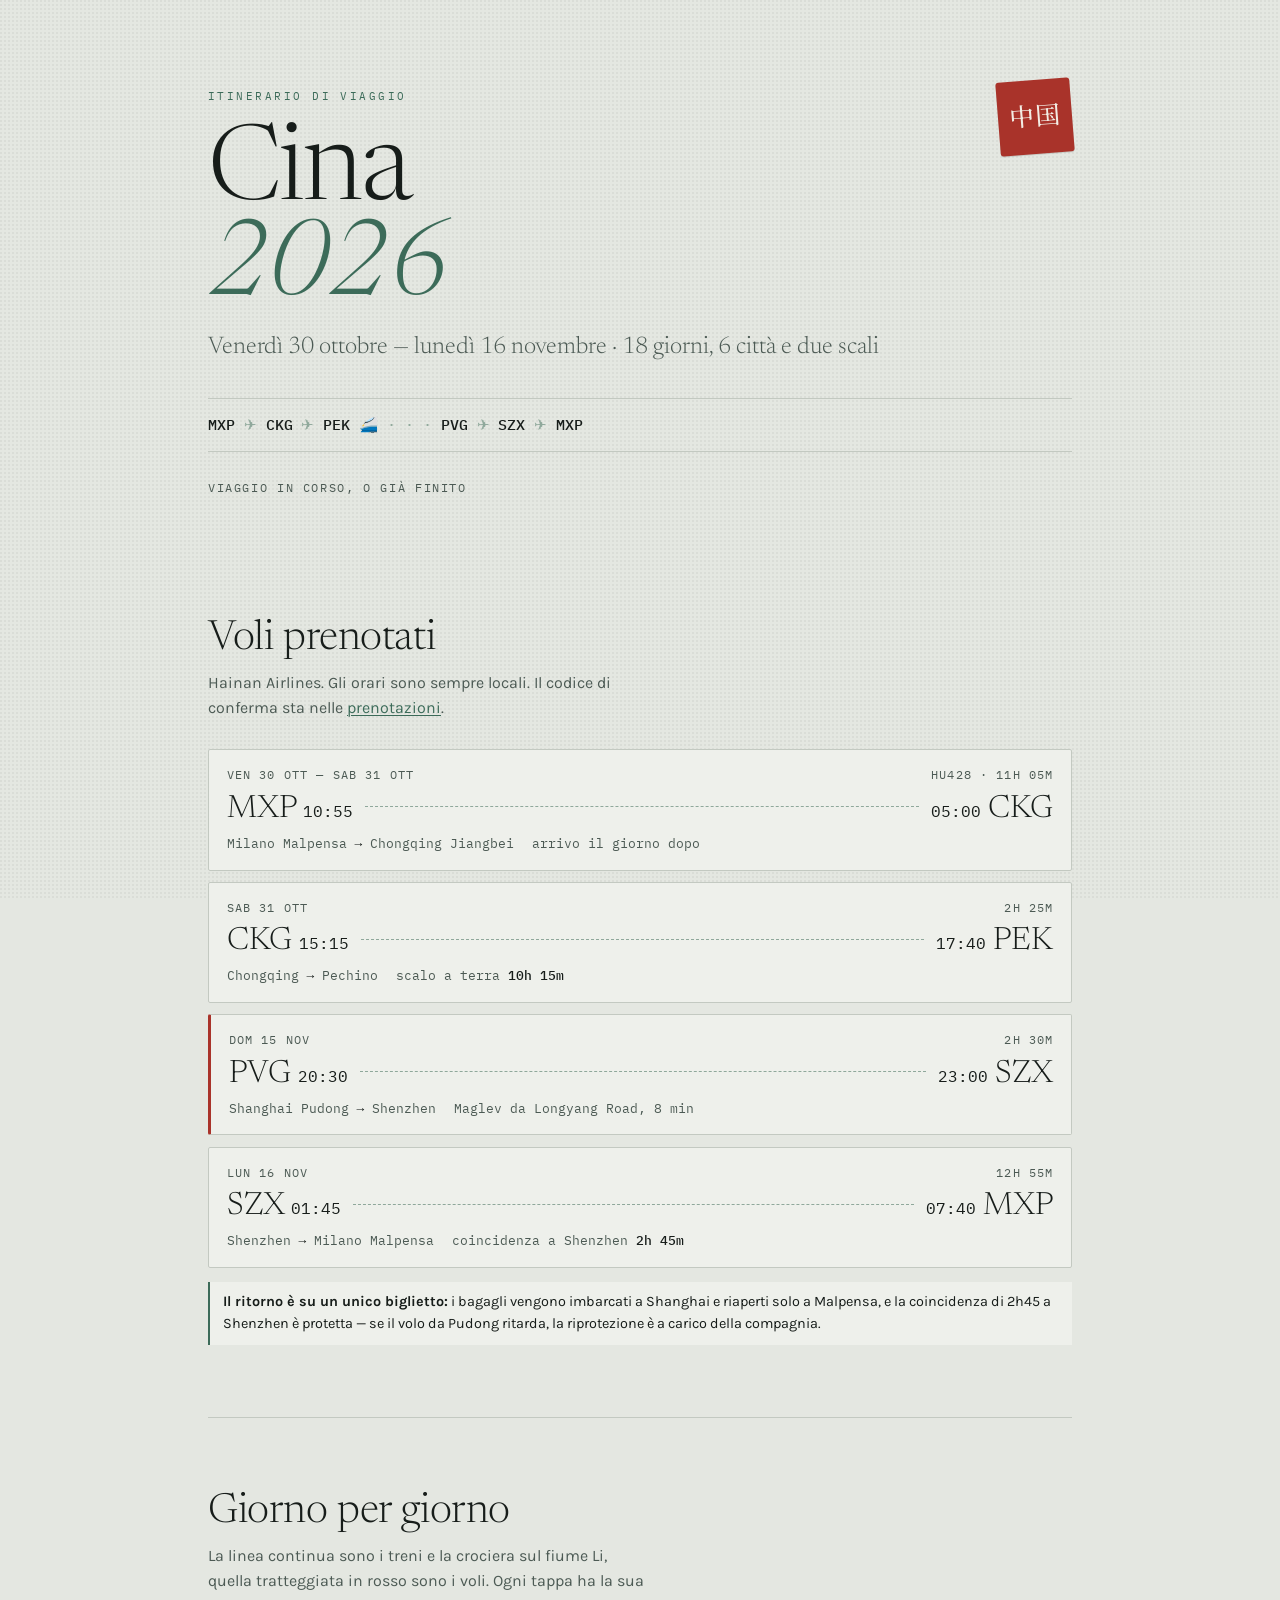
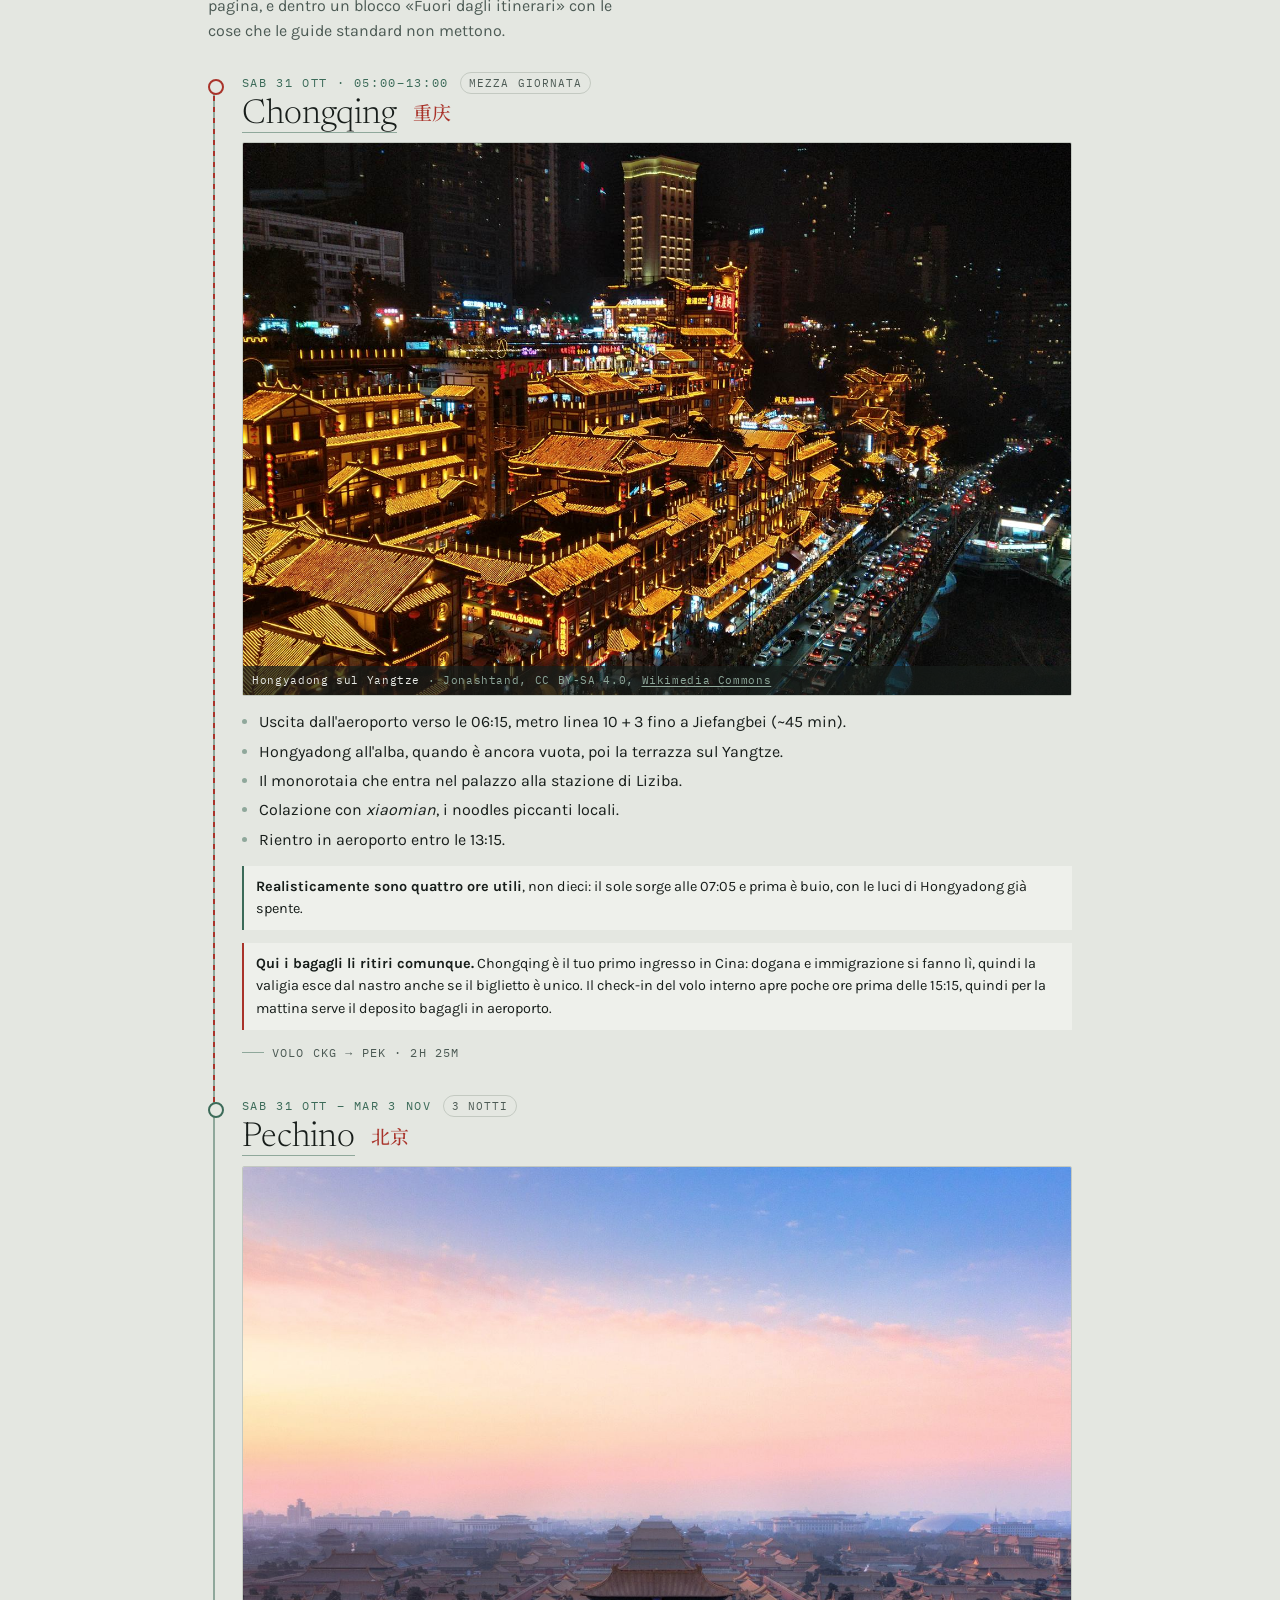
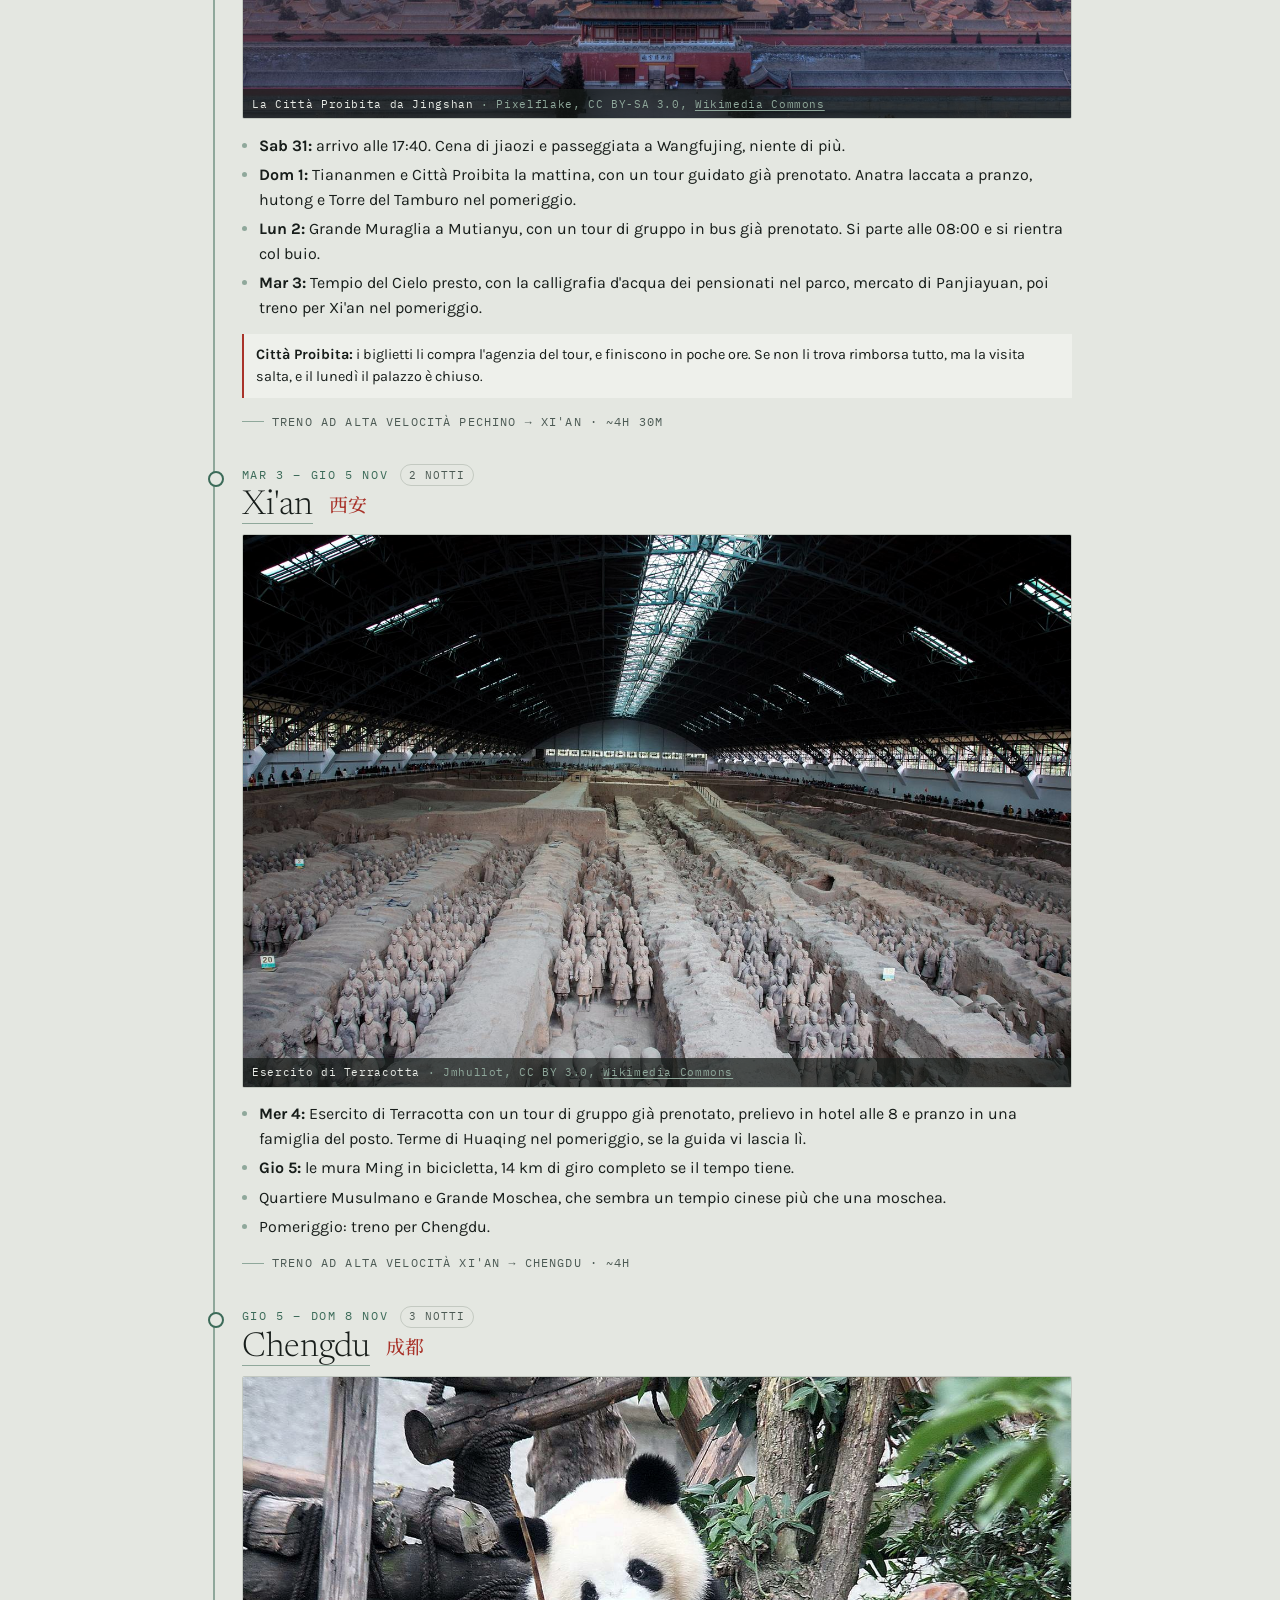
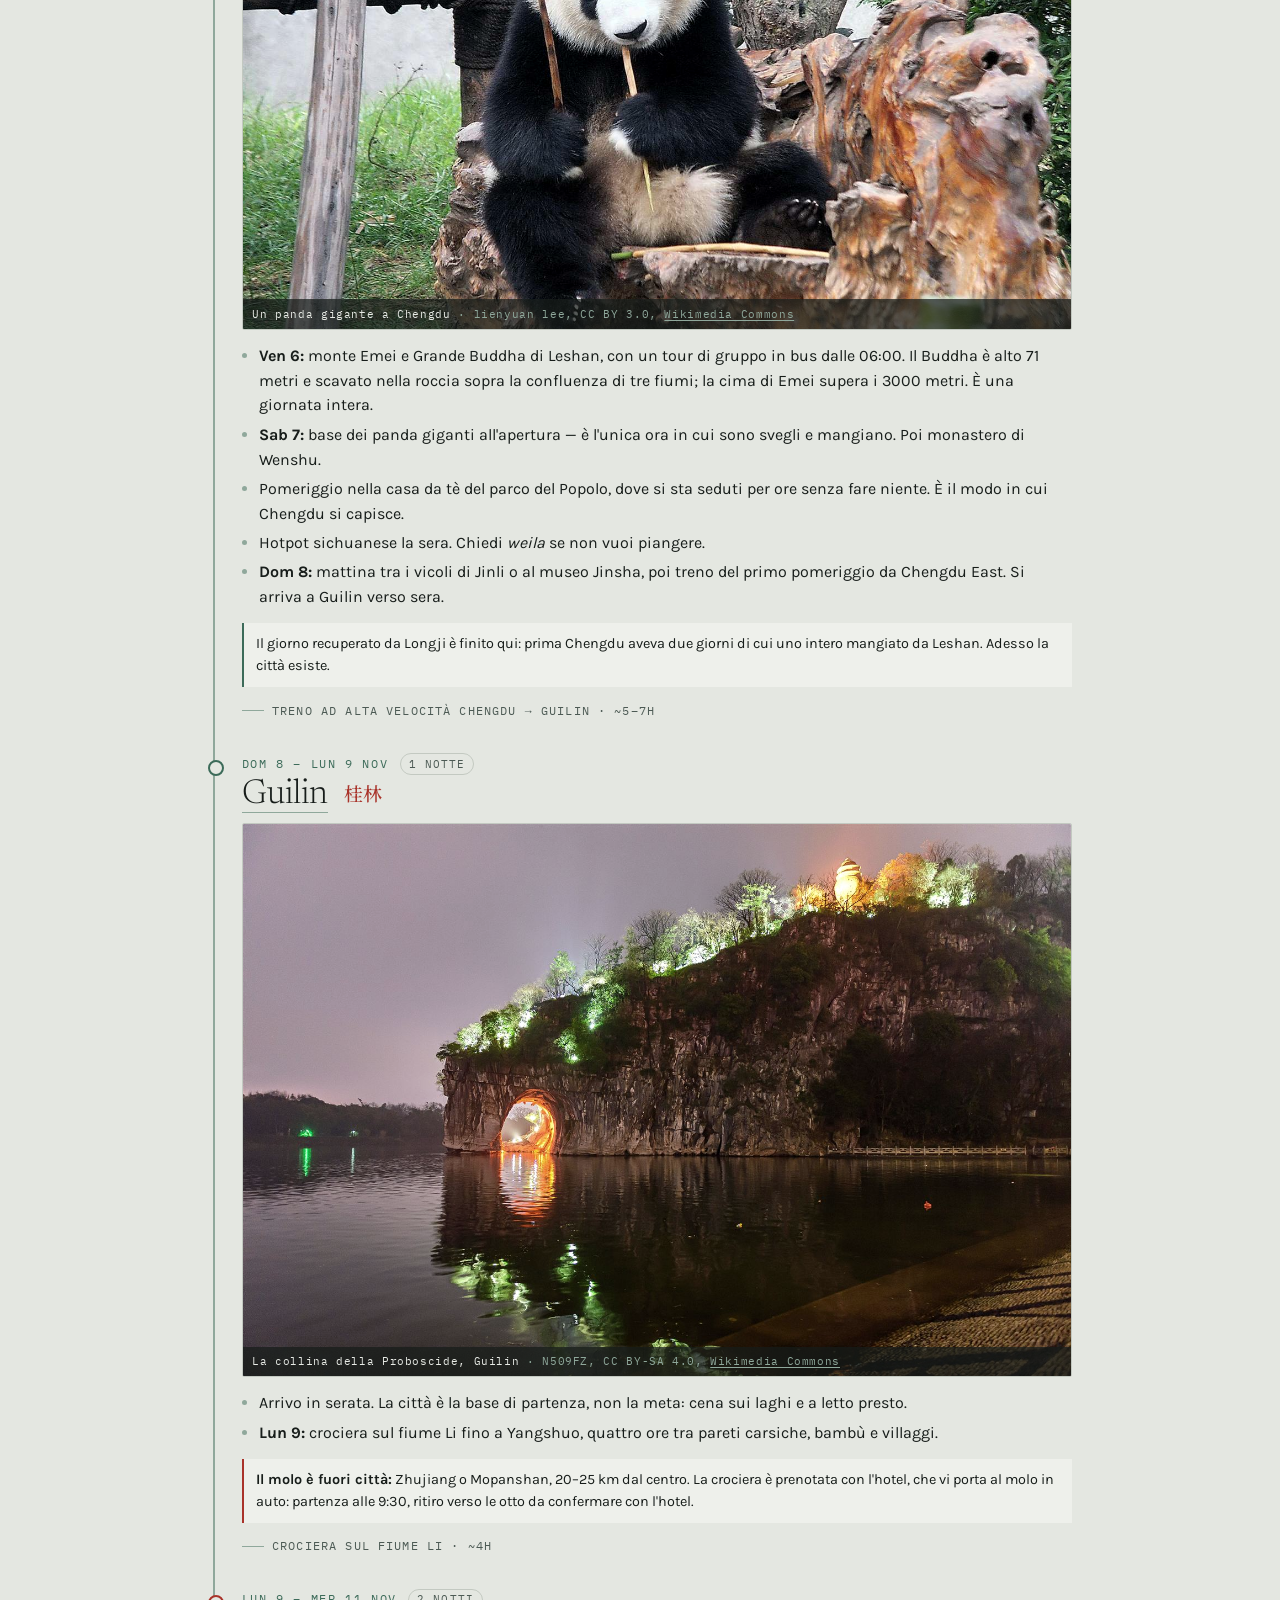
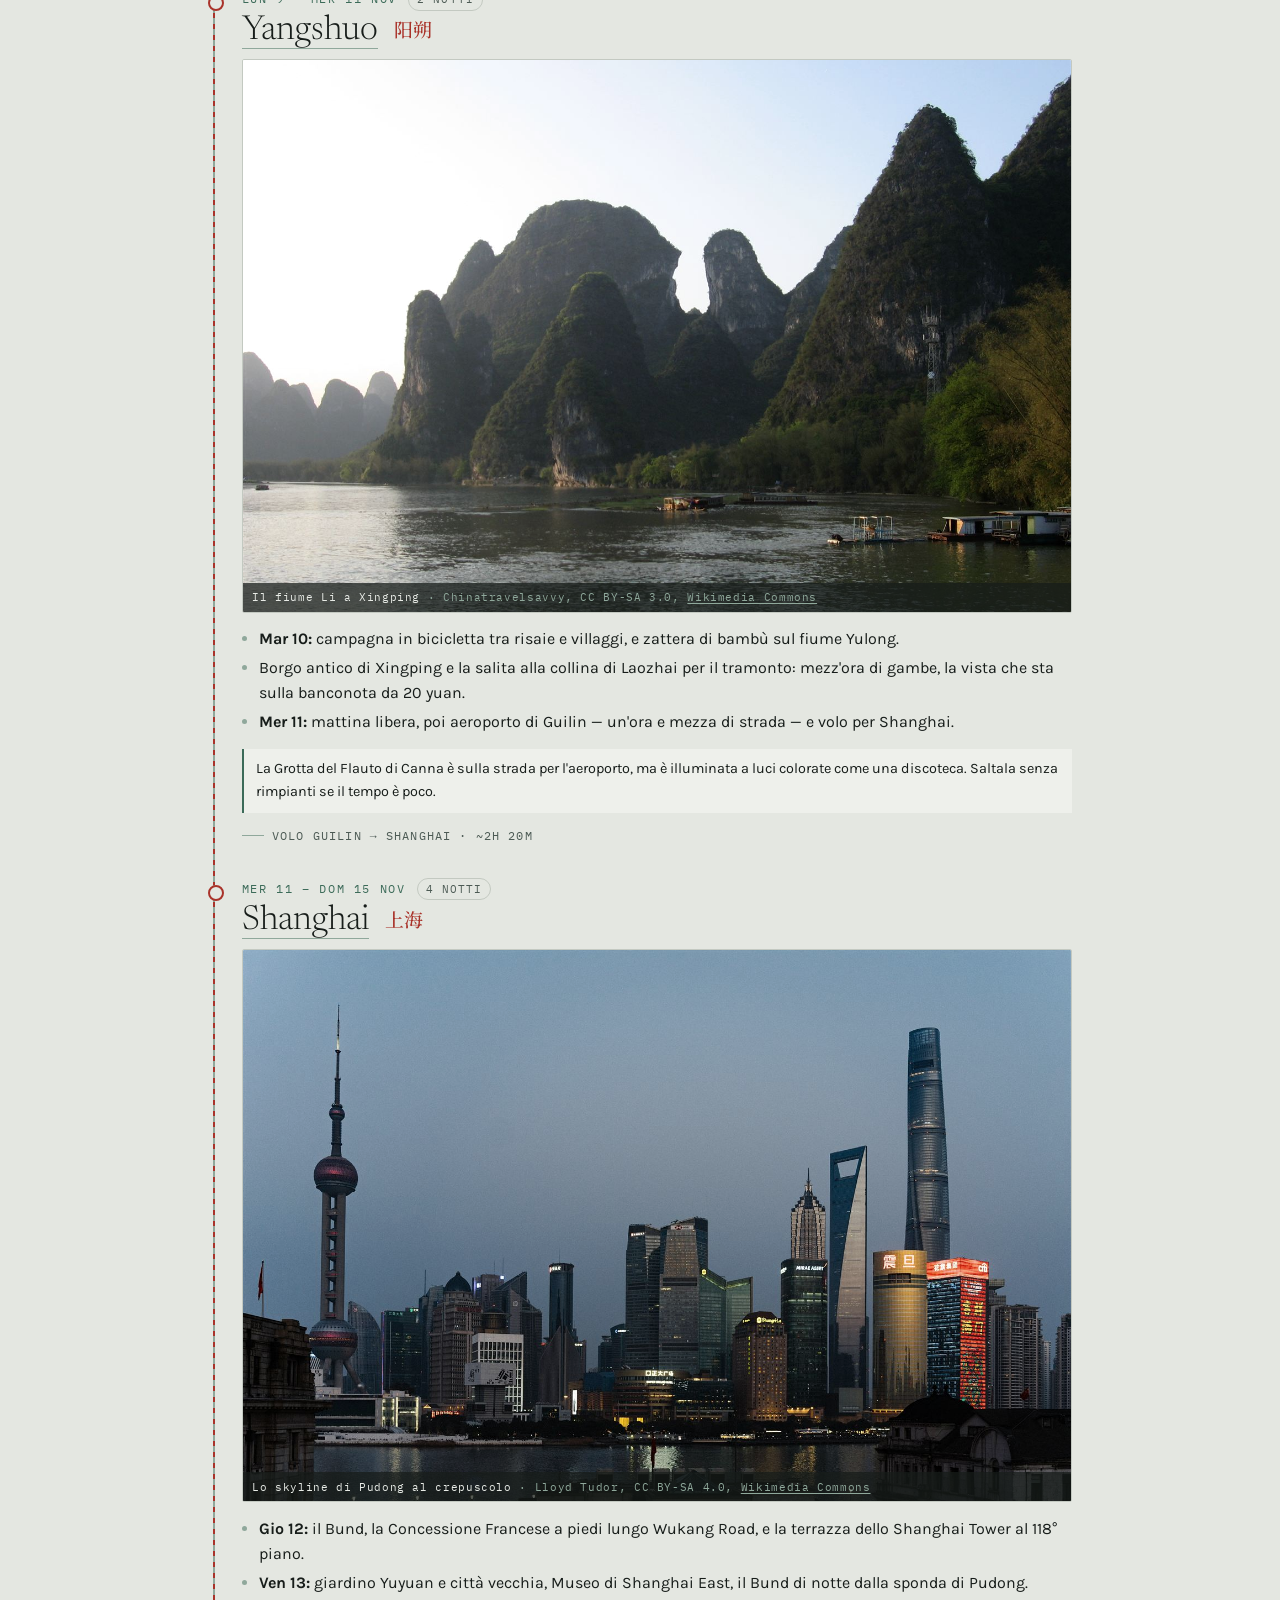
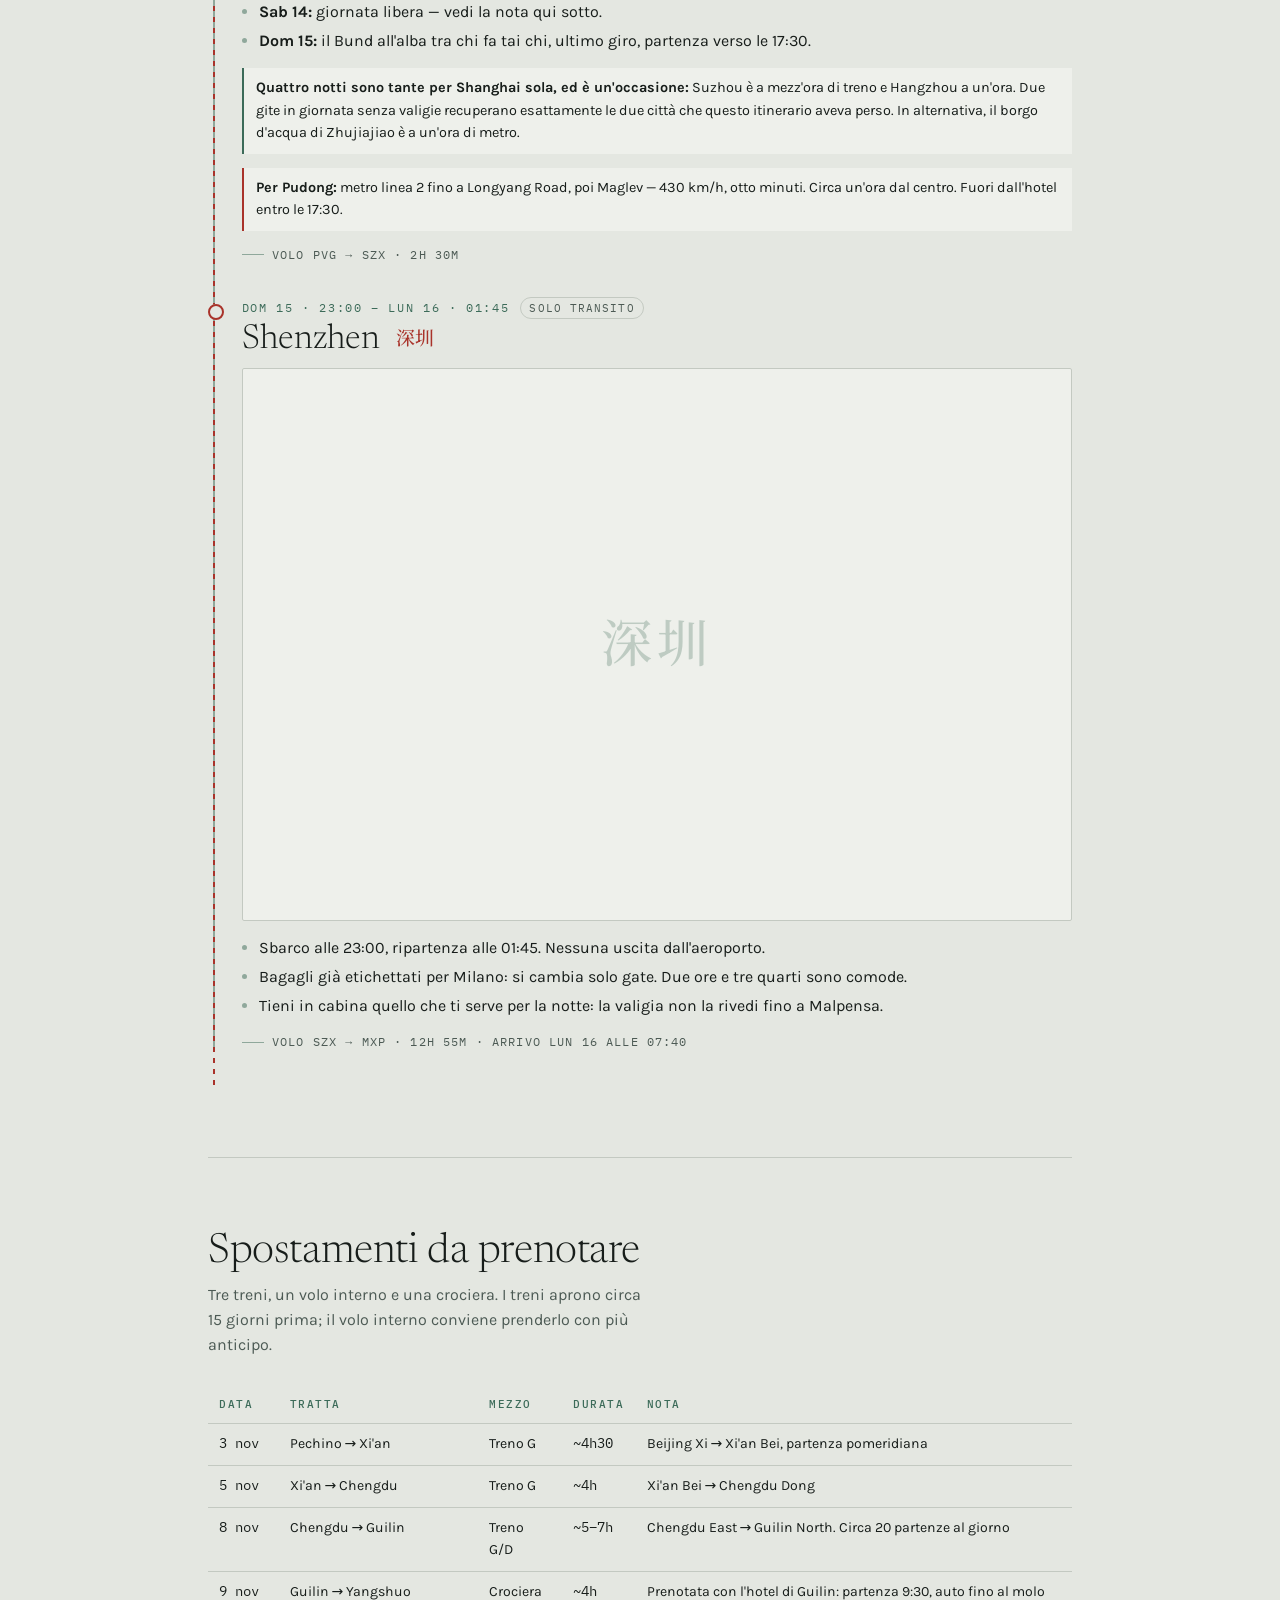
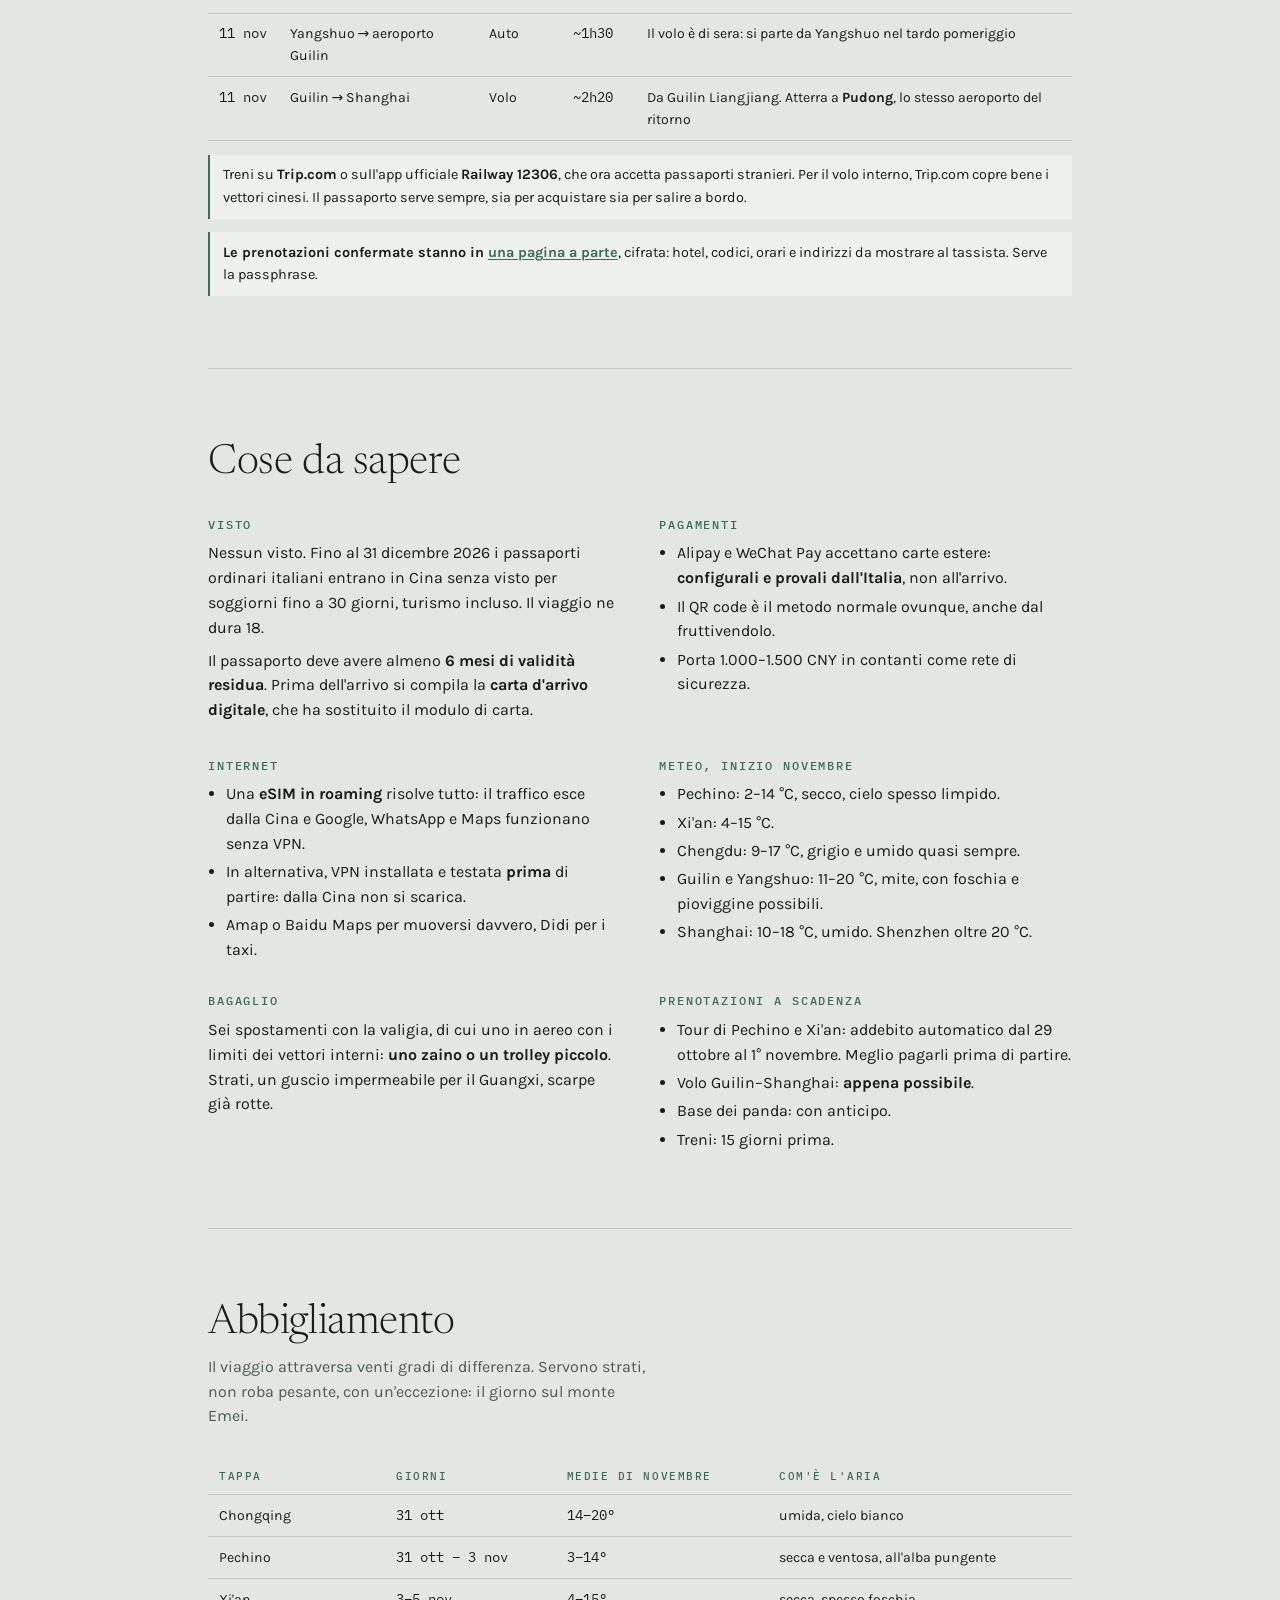
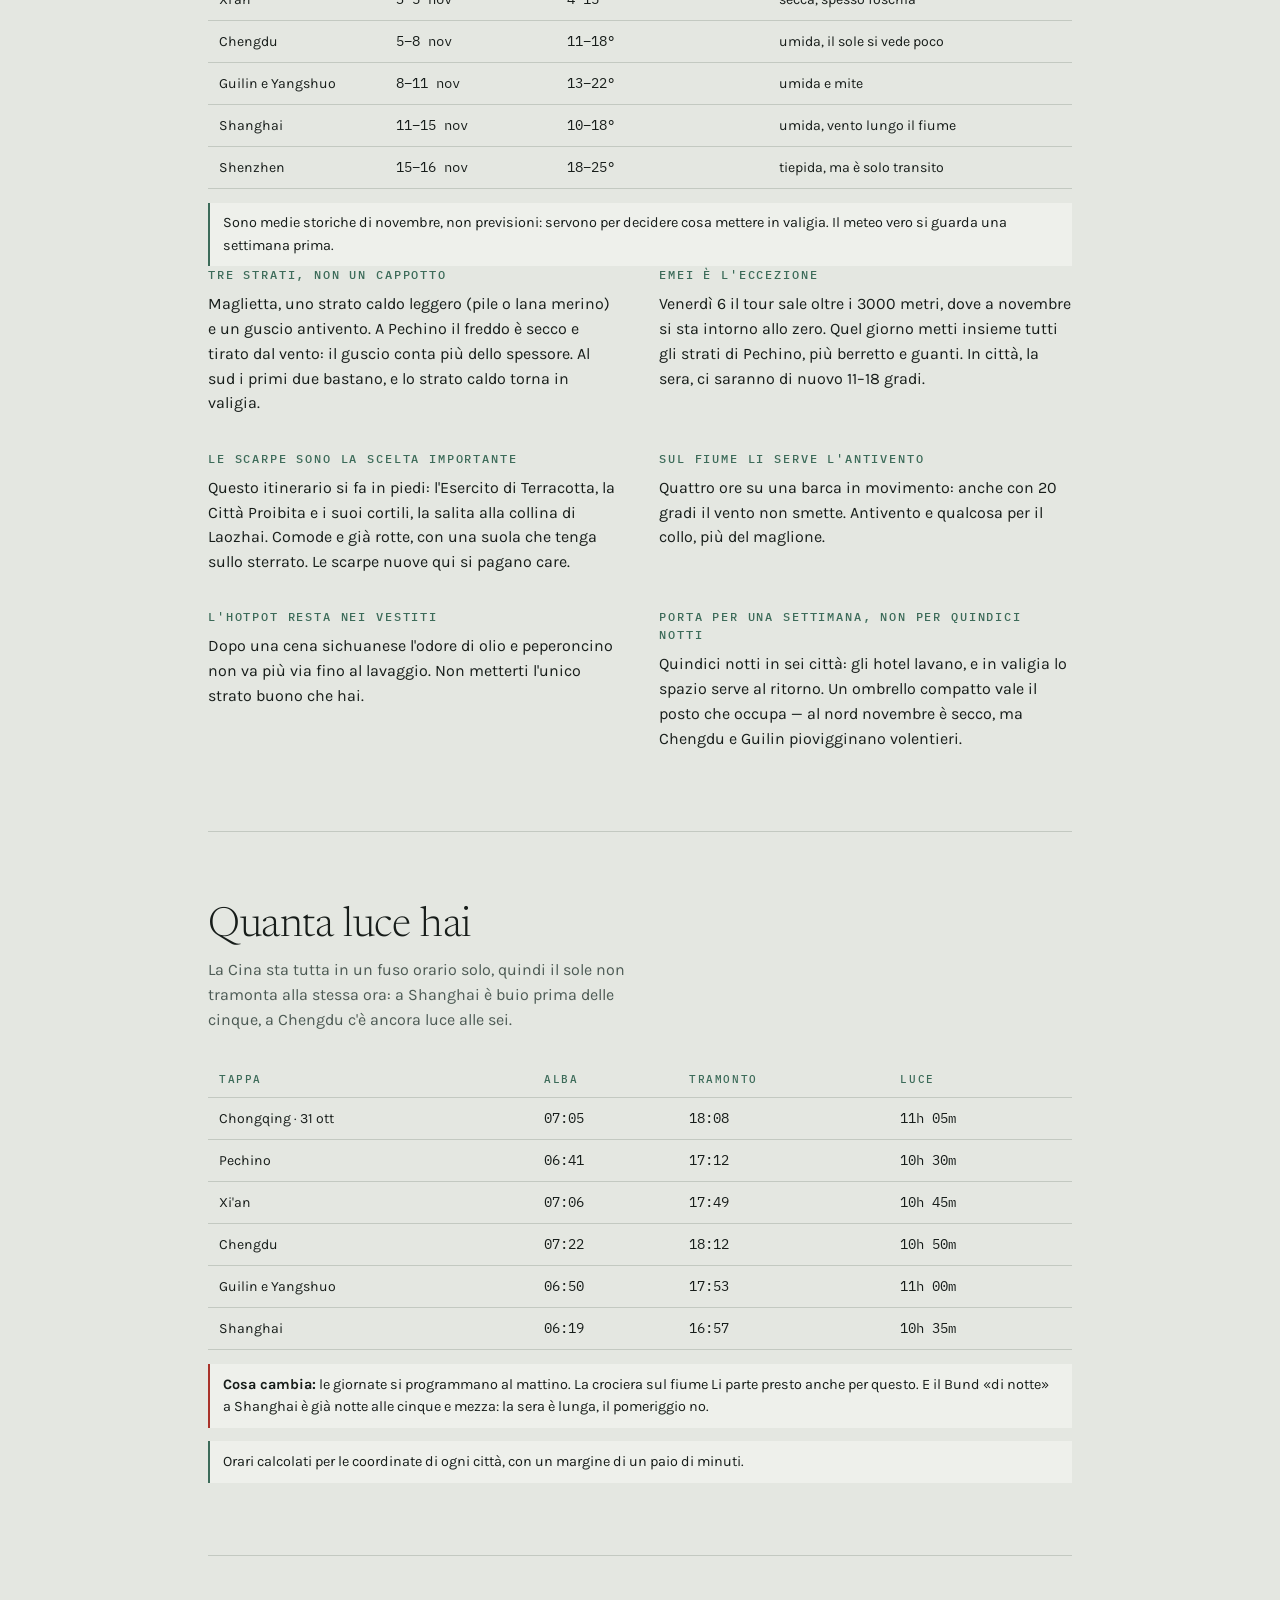
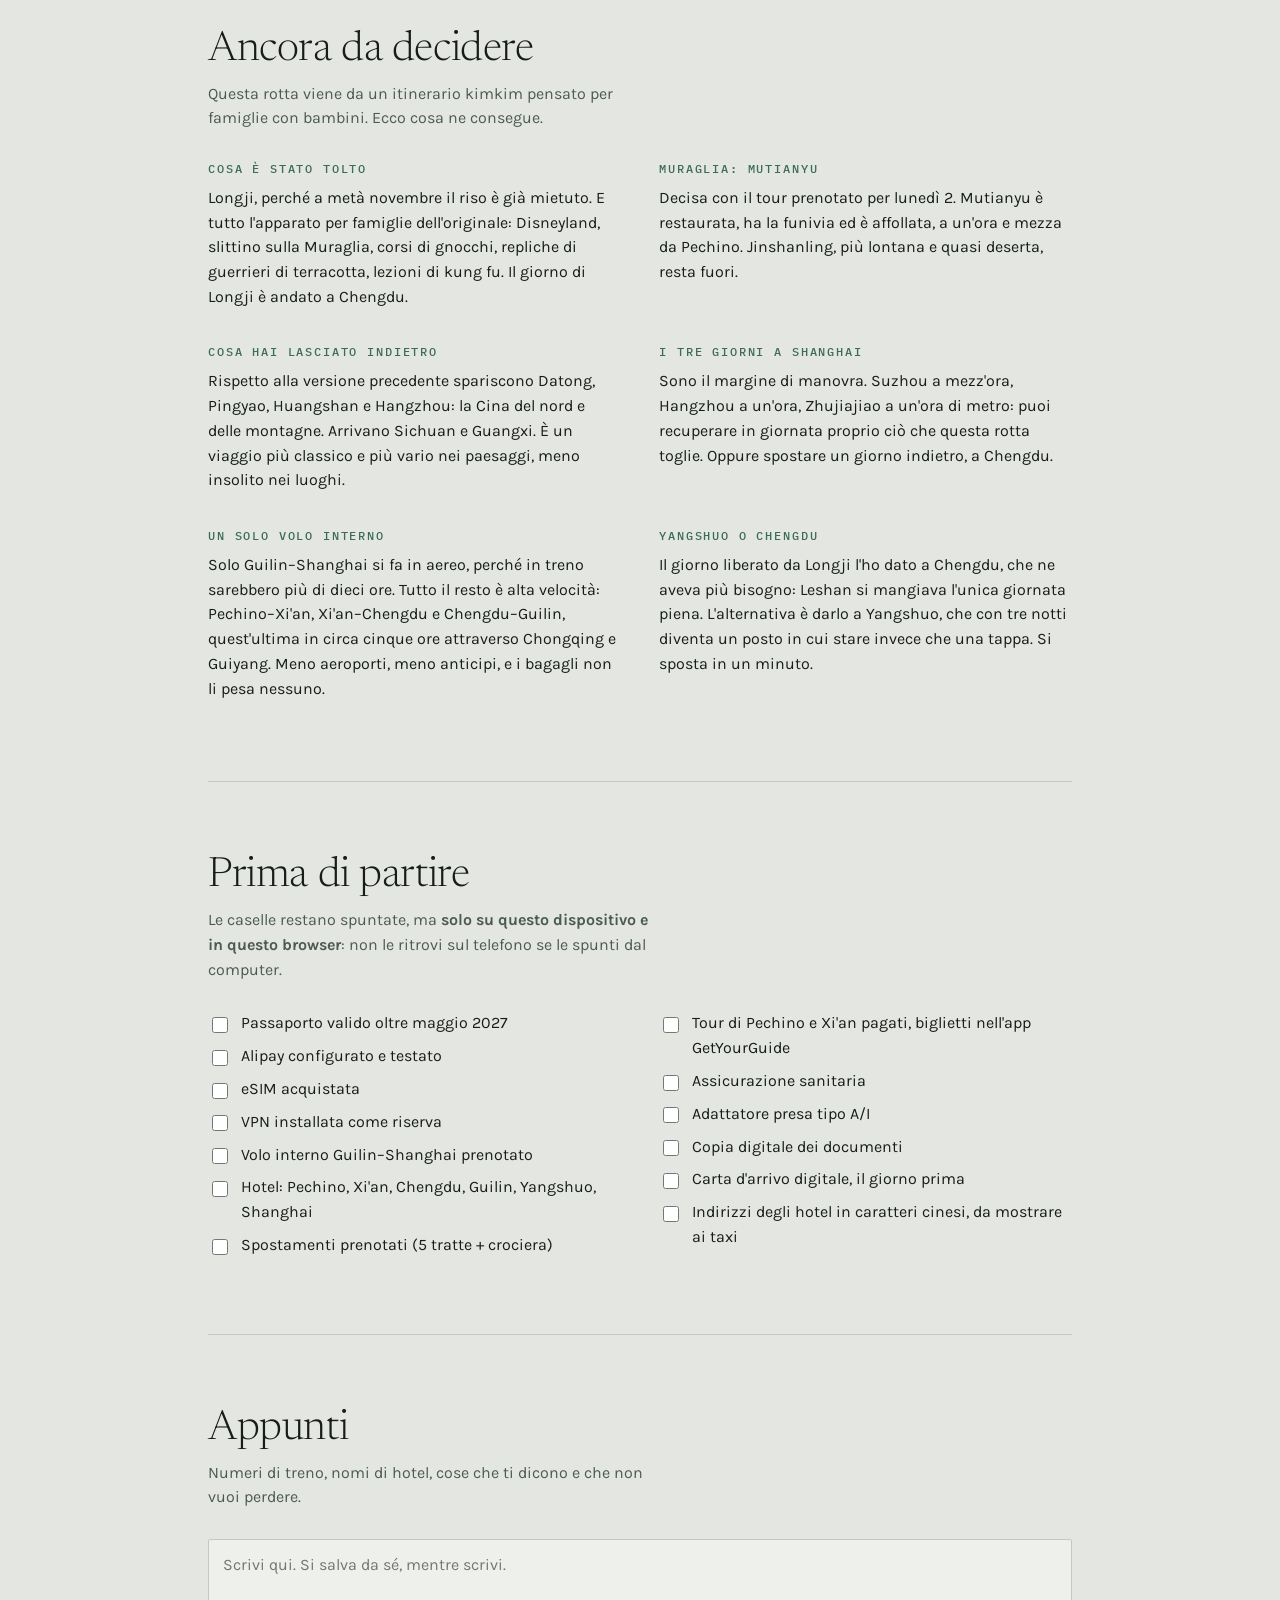
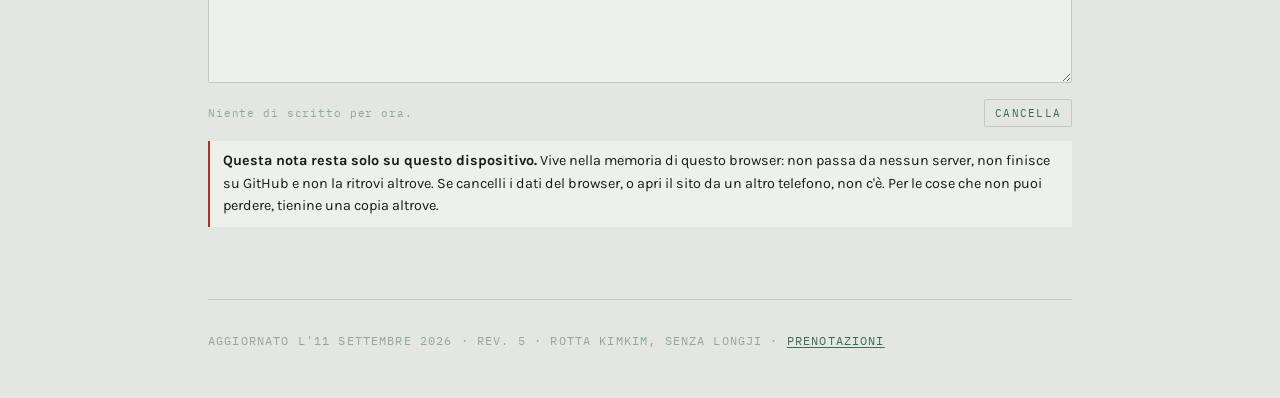
<file: index.html>
<!DOCTYPE html>
<html lang="it">
<head>
<meta charset="utf-8">
<meta name="viewport" content="width=device-width, initial-scale=1">
<title>Cina 2026 · 30 ottobre – 16 novembre</title>
<meta name="description" content="Itinerario del viaggio in Cina: Chongqing, Pechino, Xi'an, Chengdu, Guilin, Yangshuo, Shanghai.">
<link rel="stylesheet" href="assets/fonts.css">
<link rel="stylesheet" href="assets/site.css">
</head>
<body>
<div class="wrap">

  <header class="hero">
    <div class="seal" aria-hidden="true">中国</div>
    <p class="eyebrow">Itinerario di viaggio</p>
    <h1>Cina<br><em>2026</em></h1>
    <p class="dates">Venerdì 30 ottobre — lunedì 16 novembre · 18 giorni, 6 città e due scali</p>
    <div class="routestrip">
      <b>MXP</b><span>✈</span><b>CKG</b><span>✈</span><b>PEK</b><span>🚄 · · ·</span><b>PVG</b><span>✈</span><b>SZX</b><span>✈</span><b>MXP</b>
    </div>
    <p class="counter" id="counter"></p>
  </header>

  <section id="voli">
    <div class="shead">
      <h2>Voli prenotati</h2>
      <p>Hainan Airlines. Gli orari sono sempre locali. Il codice di conferma sta nelle <a href="privato.html">prenotazioni</a>.</p>
    </div>
    <div class="flights">

      <article class="flight reveal">
        <div class="flight-top"><span>Ven 30 ott — sab 31 ott</span><span>HU428 · 11h 05m</span></div>
        <div class="flight-mid">
          <span class="code">MXP <span class="mono" style="font-size:.5em">10:55</span></span>
          <span class="arrow"></span>
          <span class="code"><span class="mono" style="font-size:.5em">05:00</span> CKG</span>
        </div>
        <div class="flight-bot"><span>Milano Malpensa <b>→</b> Chongqing Jiangbei</span><span>arrivo il giorno dopo</span></div>
      </article>

      <article class="flight reveal">
        <div class="flight-top"><span>Sab 31 ott</span><span>2h 25m</span></div>
        <div class="flight-mid">
          <span class="code">CKG <span class="mono" style="font-size:.5em">15:15</span></span>
          <span class="arrow"></span>
          <span class="code"><span class="mono" style="font-size:.5em">17:40</span> PEK</span>
        </div>
        <div class="flight-bot"><span>Chongqing <b>→</b> Pechino</span><span>scalo a terra <b>10h 15m</b></span></div>
      </article>

      <article class="flight hinge reveal">
        <div class="flight-top"><span>Dom 15 nov</span><span>2h 30m</span></div>
        <div class="flight-mid">
          <span class="code">PVG <span class="mono" style="font-size:.5em">20:30</span></span>
          <span class="arrow"></span>
          <span class="code"><span class="mono" style="font-size:.5em">23:00</span> SZX</span>
        </div>
        <div class="flight-bot"><span>Shanghai Pudong <b>→</b> Shenzhen</span><span>Maglev da Longyang Road, 8 min</span></div>
      </article>

      <article class="flight reveal">
        <div class="flight-top"><span>Lun 16 nov</span><span>12h 55m</span></div>
        <div class="flight-mid">
          <span class="code">SZX <span class="mono" style="font-size:.5em">01:45</span></span>
          <span class="arrow"></span>
          <span class="code"><span class="mono" style="font-size:.5em">07:40</span> MXP</span>
        </div>
        <div class="flight-bot"><span>Shenzhen <b>→</b> Milano Malpensa</span><span>coincidenza a Shenzhen <b>2h 45m</b></span></div>
      </article>

    </div>
    <p class="note"><b>Il ritorno è su un unico biglietto:</b> i bagagli vengono imbarcati a Shanghai e riaperti solo a Malpensa, e la coincidenza di 2h45 a Shenzhen è protetta — se il volo da Pudong ritarda, la riprotezione è a carico della compagnia.</p>
  </section>

  <section id="itinerario">
    <div class="shead">
      <h2>Giorno per giorno</h2>
      <p>La linea continua sono i treni e la crociera sul fiume Li, quella tratteggiata in rosso sono i voli. Ogni tappa ha la sua pagina, e dentro un blocco «Fuori dagli itinerari» con le cose che le guide standard non mettono.</p>
    </div>

    <div class="timeline">

      <article class="stop air reveal">
        <div class="stop-head"><span class="when">Sab 31 ott · 05:00–13:00</span><span class="nights">mezza giornata</span></div>
        <h3><a href="tappe/chongqing.html">Chongqing</a> <span class="hanzi">重庆</span></h3>
        <figure class="shot" data-ph="重庆"
          data-file="202308 Hongya Cave at night from Qiansimen Bridge.jpg"
          data-author="Jonashtand" data-license="CC BY-SA 4.0">
          <img src="img/chongqing-hongyadong.jpg" alt="Hongyadong sul Yangtze" decoding="async" onerror="this.remove()">
          <figcaption>Hongyadong sul Yangtze <span>· foto: —</span></figcaption>
        </figure>
        <ul>
          <li>Uscita dall'aeroporto verso le 06:15, metro linea 10 + 3 fino a Jiefangbei (~45 min).</li>
          <li>Hongyadong all'alba, quando è ancora vuota, poi la terrazza sul Yangtze.</li>
          <li>Il monorotaia che entra nel palazzo alla stazione di Liziba.</li>
          <li>Colazione con <em>xiaomian</em>, i noodles piccanti locali.</li>
          <li>Rientro in aeroporto entro le 13:15.</li>
        </ul>
        <p class="note"><b>Realisticamente sono quattro ore utili</b>, non dieci: il sole sorge alle 07:05 e prima è buio, con le luci di Hongyadong già spente.</p>
        <p class="note warn"><b>Qui i bagagli li ritiri comunque.</b> Chongqing è il tuo primo ingresso in Cina: dogana e immigrazione si fanno lì, quindi la valigia esce dal nastro anche se il biglietto è unico. Il check-in del volo interno apre poche ore prima delle 15:15, quindi per la mattina serve il deposito bagagli in aeroporto.</p>
        <p class="leg">Volo CKG → PEK · 2h 25m</p>
      </article>

      <article class="stop reveal">
        <div class="stop-head"><span class="when">Sab 31 ott – mar 3 nov</span><span class="nights">3 notti</span></div>
        <h3><a href="tappe/pechino.html">Pechino</a> <span class="hanzi">北京</span></h3>
        <figure class="shot" data-ph="北京"
          data-file="The Forbidden City - View from Coal Hill.jpg"
          data-author="Pixelflake" data-license="CC BY-SA 3.0">
          <img src="img/pechino-cittaproibita.jpg" alt="La Città Proibita da Jingshan" loading="lazy" decoding="async" onerror="this.remove()">
          <figcaption>La Città Proibita da Jingshan <span>· foto: —</span></figcaption>
        </figure>
        <ul>
          <li><b>Sab 31:</b> arrivo alle 17:40. Cena di jiaozi e passeggiata a Wangfujing, niente di più.</li>
          <li><b>Dom 1:</b> Tiananmen e Città Proibita la mattina, con un tour guidato già prenotato. Anatra laccata a pranzo, hutong e Torre del Tamburo nel pomeriggio.</li>
          <li><b>Lun 2:</b> Grande Muraglia a Mutianyu, con un tour di gruppo in bus già prenotato. Si parte alle 08:00 e si rientra col buio.</li>
          <li><b>Mar 3:</b> Tempio del Cielo presto, con la calligrafia d'acqua dei pensionati nel parco, mercato di Panjiayuan, poi treno per Xi'an nel pomeriggio.</li>
        </ul>
        <p class="note  warn"><b>Città Proibita:</b> i biglietti li compra l'agenzia del tour, e finiscono in poche ore. Se non li trova rimborsa tutto, ma la visita salta, e il lunedì il palazzo è chiuso.</p>
        <p class="leg">Treno ad alta velocità Pechino → Xi'an · ~4h 30m</p>
      </article>

      <article class="stop reveal">
        <div class="stop-head"><span class="when">Mar 3 – gio 5 nov</span><span class="nights">2 notti</span></div>
        <h3><a href="tappe/xian.html">Xi'an</a> <span class="hanzi">西安</span></h3>
        <figure class="shot" data-ph="西安"
          data-file="Terracotta Army, View of Pit 1.jpg"
          data-author="Jmhullot" data-license="CC BY 3.0">
          <img src="img/xian-terracotta.jpg" alt="Esercito di Terracotta" loading="lazy" decoding="async" onerror="this.remove()">
          <figcaption>Esercito di Terracotta <span>· foto: —</span></figcaption>
        </figure>
        <ul>
          <li><b>Mer 4:</b> Esercito di Terracotta con un tour di gruppo già prenotato, prelievo in hotel alle 8 e pranzo in una famiglia del posto. Terme di Huaqing nel pomeriggio, se la guida vi lascia lì.</li>
          <li><b>Gio 5:</b> le mura Ming in bicicletta, 14 km di giro completo se il tempo tiene.</li>
          <li>Quartiere Musulmano e Grande Moschea, che sembra un tempio cinese più che una moschea.</li>
          <li>Pomeriggio: treno per Chengdu.</li>
        </ul>
        <p class="leg">Treno ad alta velocità Xi'an → Chengdu · ~4h</p>
      </article>

      <article class="stop reveal">
        <div class="stop-head"><span class="when">Gio 5 – dom 8 nov</span><span class="nights">3 notti</span></div>
        <h3><a href="tappe/chengdu.html">Chengdu</a> <span class="hanzi">成都</span></h3>
        <figure class="shot" data-ph="成都"
          data-file="Ailuropoda melanoleuca 熊貓 panda - panoramio.jpg"
          data-author="lienyuan lee" data-license="CC BY 3.0">
          <img src="img/chengdu-panda.jpg" alt="Un panda gigante mangia bambù" loading="lazy" decoding="async" onerror="this.remove()">
          <figcaption>Un panda gigante a Chengdu <span>· foto: —</span></figcaption>
        </figure>
        <ul>
          <li><b>Ven 6:</b> monte Emei e Grande Buddha di Leshan, con un tour di gruppo in bus dalle 06:00. Il Buddha è alto 71 metri e scavato nella roccia sopra la confluenza di tre fiumi; la cima di Emei supera i 3000 metri. È una giornata intera.</li>
          <li><b>Sab 7:</b> base dei panda giganti all'apertura — è l'unica ora in cui sono svegli e mangiano. Poi monastero di Wenshu.</li>
          <li>Pomeriggio nella casa da tè del parco del Popolo, dove si sta seduti per ore senza fare niente. È il modo in cui Chengdu si capisce.</li>
          <li>Hotpot sichuanese la sera. Chiedi <em>weila</em> se non vuoi piangere.</li>
          <li><b>Dom 8:</b> mattina tra i vicoli di Jinli o al museo Jinsha, poi treno del primo pomeriggio da Chengdu East. Si arriva a Guilin verso sera.</li>
        </ul>
        <p class="note">Il giorno recuperato da Longji è finito qui: prima Chengdu aveva due giorni di cui uno intero mangiato da Leshan. Adesso la città esiste.</p>
        <p class="leg">Treno ad alta velocità Chengdu → Guilin · ~5–7h</p>
      </article>

      <article class="stop reveal">
        <div class="stop-head"><span class="when">Dom 8 – lun 9 nov</span><span class="nights">1 notte</span></div>
        <h3><a href="tappe/guilin-yangshuo.html">Guilin</a> <span class="hanzi">桂林</span></h3>
        <figure class="shot" data-ph="桂林"
          data-file="Guilin Elephant Hill at night (20240217201207).jpg"
          data-author="N509FZ" data-license="CC BY-SA 4.0">
          <img src="img/guilin-collina.jpg" alt="La collina della Proboscide illuminata di notte" loading="lazy" decoding="async" onerror="this.remove()">
          <figcaption>La collina della Proboscide, Guilin <span>· foto: —</span></figcaption>
        </figure>
        <ul>
          <li>Arrivo in serata. La città è la base di partenza, non la meta: cena sui laghi e a letto presto.</li>
          <li><b>Lun 9:</b> crociera sul fiume Li fino a Yangshuo, quattro ore tra pareti carsiche, bambù e villaggi.</li>
        </ul>
        <p class="note warn"><b>Il molo è fuori città:</b> Zhujiang o Mopanshan, 20–25 km dal centro. La crociera è prenotata con l'hotel, che vi porta al molo in auto: partenza alle 9:30, ritiro verso le otto da confermare con l'hotel.</p>
        <p class="leg">Crociera sul fiume Li · ~4h</p>
      </article>

      <article class="stop air reveal">
        <div class="stop-head"><span class="when">Lun 9 – mer 11 nov</span><span class="nights">2 notti</span></div>
        <h3><a href="tappe/guilin-yangshuo.html">Yangshuo</a> <span class="hanzi">阳朔</span></h3>
        <figure class="shot" data-ph="阳朔"
          data-file="Li River at Xingping 1.jpg"
          data-author="Chinatravelsavvy" data-license="CC BY-SA 3.0">
          <img src="img/yangshuo-fiumeli.jpg" alt="Il fiume Li a Xingping tra i picchi carsici" loading="lazy" decoding="async" onerror="this.remove()">
          <figcaption>Il fiume Li a Xingping <span>· foto: —</span></figcaption>
        </figure>
        <ul>
          <li><b>Mar 10:</b> campagna in bicicletta tra risaie e villaggi, e zattera di bambù sul fiume Yulong.</li>
          <li>Borgo antico di Xingping e la salita alla collina di Laozhai per il tramonto: mezz'ora di gambe, la vista che sta sulla banconota da 20 yuan.</li>
          <li><b>Mer 11:</b> mattina libera, poi aeroporto di Guilin — un'ora e mezza di strada — e volo per Shanghai.</li>
        </ul>
        <p class="note">La Grotta del Flauto di Canna è sulla strada per l'aeroporto, ma è illuminata a luci colorate come una discoteca. Saltala senza rimpianti se il tempo è poco.</p>
        <p class="leg">Volo Guilin → Shanghai · ~2h 20m</p>
      </article>

      <article class="stop air reveal">
        <div class="stop-head"><span class="when">Mer 11 – dom 15 nov</span><span class="nights">4 notti</span></div>
        <h3><a href="tappe/shanghai.html">Shanghai</a> <span class="hanzi">上海</span></h3>
        <figure class="shot" data-ph="上海"
          data-file="Pudong skyline at dusk.jpg"
          data-author="Lloyd Tudor" data-license="CC BY-SA 4.0">
          <img src="img/shanghai-pudong.jpg" alt="Lo skyline di Pudong al crepuscolo" loading="lazy" decoding="async" onerror="this.remove()">
          <figcaption>Lo skyline di Pudong al crepuscolo <span>· foto: —</span></figcaption>
        </figure>
        <ul>
          <li><b>Gio 12:</b> il Bund, la Concessione Francese a piedi lungo Wukang Road, e la terrazza dello Shanghai Tower al 118° piano.</li>
          <li><b>Ven 13:</b> giardino Yuyuan e città vecchia, Museo di Shanghai East, il Bund di notte dalla sponda di Pudong.</li>
          <li><b>Sab 14:</b> giornata libera — vedi la nota qui sotto.</li>
          <li><b>Dom 15:</b> il Bund all'alba tra chi fa tai chi, ultimo giro, partenza verso le 17:30.</li>
        </ul>
        <p class="note"><b>Quattro notti sono tante per Shanghai sola, ed è un'occasione:</b> Suzhou è a mezz'ora di treno e Hangzhou a un'ora. Due gite in giornata senza valigie recuperano esattamente le due città che questo itinerario aveva perso. In alternativa, il borgo d'acqua di Zhujiajiao è a un'ora di metro.</p>
        <p class="note  warn"><b>Per Pudong:</b> metro linea 2 fino a Longyang Road, poi Maglev — 430 km/h, otto minuti. Circa un'ora dal centro. Fuori dall'hotel entro le 17:30.</p>
        <p class="leg">Volo PVG → SZX · 2h 30m</p>
      </article>

      <article class="stop air reveal">
        <div class="stop-head"><span class="when">Dom 15 · 23:00 – lun 16 · 01:45</span><span class="nights">solo transito</span></div>
        <h3>Shenzhen <span class="hanzi">深圳</span></h3>
        <figure class="shot" data-ph="深圳"></figure>
        <ul>
          <li>Sbarco alle 23:00, ripartenza alle 01:45. Nessuna uscita dall'aeroporto.</li>
          <li>Bagagli già etichettati per Milano: si cambia solo gate. Due ore e tre quarti sono comode.</li>
          <li>Tieni in cabina quello che ti serve per la notte: la valigia non la rivedi fino a Malpensa.</li>
        </ul>
        <p class="leg">Volo SZX → MXP · 12h 55m · arrivo lun 16 alle 07:40</p>
      </article>

    </div>
  </section>

  <section id="treni">
    <div class="shead">
      <h2>Spostamenti da prenotare</h2>
      <p>Tre treni, un volo interno e una crociera. I treni aprono circa 15 giorni prima; il volo interno conviene prenderlo con più anticipo.</p>
    </div>
    <div class="tablewrap">
      <table>
        <thead>
          <tr><th>Data</th><th>Tratta</th><th>Mezzo</th><th>Durata</th><th>Nota</th></tr>
        </thead>
        <tbody>
          <tr><td class="n">3 nov</td><td>Pechino → Xi'an</td><td>Treno G</td><td class="n">~4h30</td><td>Beijing Xi → Xi'an Bei, partenza pomeridiana</td></tr>
          <tr><td class="n">5 nov</td><td>Xi'an → Chengdu</td><td>Treno G</td><td class="n">~4h</td><td>Xi'an Bei → Chengdu Dong</td></tr>
          <tr><td class="n">8 nov</td><td>Chengdu → Guilin</td><td>Treno G/D</td><td class="n">~5–7h</td><td>Chengdu East → Guilin North. Circa 20 partenze al giorno</td></tr>
          <tr><td class="n">9 nov</td><td>Guilin → Yangshuo</td><td>Crociera</td><td class="n">~4h</td><td>Prenotata con l'hotel di Guilin: partenza 9:30, auto fino al molo</td></tr>
          <tr><td class="n">11 nov</td><td>Yangshuo → aeroporto Guilin</td><td>Auto</td><td class="n">~1h30</td><td>Il volo è di sera: si parte da Yangshuo nel tardo pomeriggio</td></tr>
          <tr><td class="n">11 nov</td><td>Guilin → Shanghai</td><td>Volo</td><td class="n">~2h20</td><td>Da Guilin Liangjiang. Atterra a <b>Pudong</b>, lo stesso aeroporto del ritorno</td></tr>
        </tbody>
      </table>
    </div>
    <p class="note">Treni su <b>Trip.com</b> o sull'app ufficiale <b>Railway 12306</b>, che ora accetta passaporti stranieri. Per il volo interno, Trip.com copre bene i vettori cinesi. Il passaporto serve sempre, sia per acquistare sia per salire a bordo.</p>
    <p class="note"><b>Le prenotazioni confermate stanno in <a href="privato.html">una pagina a parte</a></b>, cifrata: hotel, codici, orari e indirizzi da mostrare al tassista. Serve la passphrase.</p>
  </section>

  <section id="pratico">
    <div class="shead">
      <h2>Cose da sapere</h2>
    </div>
    <div class="grid">

      <div class="card reveal">
        <h4>Visto</h4>
        <p>Nessun visto. Fino al 31 dicembre 2026 i passaporti ordinari italiani entrano in Cina senza visto per soggiorni fino a 30 giorni, turismo incluso. Il viaggio ne dura 18.</p>
        <p>Il passaporto deve avere almeno <b>6 mesi di validità residua</b>. Prima dell'arrivo si compila la <b>carta d'arrivo digitale</b>, che ha sostituito il modulo di carta.</p>
      </div>

      <div class="card reveal">
        <h4>Pagamenti</h4>
        <ul>
          <li>Alipay e WeChat Pay accettano carte estere: <b>configurali e provali dall'Italia</b>, non all'arrivo.</li>
          <li>Il QR code è il metodo normale ovunque, anche dal fruttivendolo.</li>
          <li>Porta 1.000–1.500 CNY in contanti come rete di sicurezza.</li>
        </ul>
      </div>

      <div class="card reveal">
        <h4>Internet</h4>
        <ul>
          <li>Una <b>eSIM in roaming</b> risolve tutto: il traffico esce dalla Cina e Google, WhatsApp e Maps funzionano senza VPN.</li>
          <li>In alternativa, VPN installata e testata <b>prima</b> di partire: dalla Cina non si scarica.</li>
          <li>Amap o Baidu Maps per muoversi davvero, Didi per i taxi.</li>
        </ul>
      </div>

      <div class="card reveal">
        <h4>Meteo, inizio novembre</h4>
        <ul>
          <li>Pechino: 2–14 °C, secco, cielo spesso limpido.</li>
          <li>Xi'an: 4–15 °C.</li>
          <li>Chengdu: 9–17 °C, grigio e umido quasi sempre.</li>
          <li>Guilin e Yangshuo: 11–20 °C, mite, con foschia e pioviggine possibili.</li>
          <li>Shanghai: 10–18 °C, umido. Shenzhen oltre 20 °C.</li>
        </ul>
      </div>

      <div class="card reveal">
        <h4>Bagaglio</h4>
        <p>Sei spostamenti con la valigia, di cui uno in aereo con i limiti dei vettori interni: <b>uno zaino o un trolley piccolo</b>. Strati, un guscio impermeabile per il Guangxi, scarpe già rotte.</p>
      </div>

      <div class="card reveal">
        <h4>Prenotazioni a scadenza</h4>
        <ul>
          <li>Tour di Pechino e Xi'an: addebito automatico dal 29 ottobre al 1° novembre. Meglio pagarli prima di partire.</li>
          <li>Volo Guilin–Shanghai: <b>appena possibile</b>.</li>
          <li>Base dei panda: con anticipo.</li>
          <li>Treni: 15 giorni prima.</li>
        </ul>
      </div>

    </div>
  </section>

  <section id="abbigliamento">
    <div class="shead">
      <h2>Abbigliamento</h2>
      <p>Il viaggio attraversa venti gradi di differenza. Servono strati, non roba pesante, con un'eccezione: il giorno sul monte Emei.</p>
    </div>

    <div class="tablewrap">
      <table>
        <thead>
          <tr><th>Tappa</th><th>Giorni</th><th>Medie di novembre</th><th>Com'è l'aria</th></tr>
        </thead>
        <tbody>
          <tr><td>Chongqing</td><td class="n">31 ott</td><td class="n">14–20°</td><td>umida, cielo bianco</td></tr>
          <tr><td>Pechino</td><td class="n">31 ott – 3 nov</td><td class="n">3–14°</td><td>secca e ventosa, all'alba pungente</td></tr>
          <tr><td>Xi'an</td><td class="n">3–5 nov</td><td class="n">4–15°</td><td>secca, spesso foschia</td></tr>
          <tr><td>Chengdu</td><td class="n">5–8 nov</td><td class="n">11–18°</td><td>umida, il sole si vede poco</td></tr>
          <tr><td>Guilin e Yangshuo</td><td class="n">8–11 nov</td><td class="n">13–22°</td><td>umida e mite</td></tr>
          <tr><td>Shanghai</td><td class="n">11–15 nov</td><td class="n">10–18°</td><td>umida, vento lungo il fiume</td></tr>
          <tr><td>Shenzhen</td><td class="n">15–16 nov</td><td class="n">18–25°</td><td>tiepida, ma è solo transito</td></tr>
        </tbody>
      </table>
    </div>
    <p class="note">Sono medie storiche di novembre, non previsioni: servono per decidere cosa mettere in valigia. Il meteo vero si guarda una settimana prima.</p>

    <div class="grid">
      <div class="card reveal">
        <h4>Tre strati, non un cappotto</h4>
        <p>Maglietta, uno strato caldo leggero (pile o lana merino) e un guscio antivento. A Pechino il freddo è secco e tirato dal vento: il guscio conta più dello spessore. Al sud i primi due bastano, e lo strato caldo torna in valigia.</p>
      </div>
      <div class="card reveal">
        <h4>Emei è l'eccezione</h4>
        <p>Venerdì 6 il tour sale oltre i 3000 metri, dove a novembre si sta intorno allo zero. Quel giorno metti insieme tutti gli strati di Pechino, più berretto e guanti. In città, la sera, ci saranno di nuovo 11–18 gradi.</p>
      </div>
      <div class="card reveal">
        <h4>Le scarpe sono la scelta importante</h4>
        <p>Questo itinerario si fa in piedi: l'Esercito di Terracotta, la Città Proibita e i suoi cortili, la salita alla collina di Laozhai. Comode e già rotte, con una suola che tenga sullo sterrato. Le scarpe nuove qui si pagano care.</p>
      </div>
      <div class="card reveal">
        <h4>Sul fiume Li serve l'antivento</h4>
        <p>Quattro ore su una barca in movimento: anche con 20 gradi il vento non smette. Antivento e qualcosa per il collo, più del maglione.</p>
      </div>
      <div class="card reveal">
        <h4>L'hotpot resta nei vestiti</h4>
        <p>Dopo una cena sichuanese l'odore di olio e peperoncino non va più via fino al lavaggio. Non metterti l'unico strato buono che hai.</p>
      </div>
      <div class="card reveal">
        <h4>Porta per una settimana, non per quindici notti</h4>
        <p>Quindici notti in sei città: gli hotel lavano, e in valigia lo spazio serve al ritorno. Un ombrello compatto vale il posto che occupa — al nord novembre è secco, ma Chengdu e Guilin piovigginano volentieri.</p>
      </div>
    </div>
  </section>

  <section id="luce">
    <div class="shead">
      <h2>Quanta luce hai</h2>
      <p>La Cina sta tutta in un fuso orario solo, quindi il sole non tramonta alla stessa ora: a Shanghai è buio prima delle cinque, a Chengdu c'è ancora luce alle sei.</p>
    </div>
    <div class="tablewrap">
      <table>
        <thead>
          <tr><th>Tappa</th><th>Alba</th><th>Tramonto</th><th>Luce</th></tr>
        </thead>
        <tbody>
          <tr><td>Chongqing · 31 ott</td><td class="n">07:05</td><td class="n">18:08</td><td class="n">11h 05m</td></tr>
          <tr><td>Pechino</td><td class="n">06:41</td><td class="n">17:12</td><td class="n">10h 30m</td></tr>
          <tr><td>Xi'an</td><td class="n">07:06</td><td class="n">17:49</td><td class="n">10h 45m</td></tr>
          <tr><td>Chengdu</td><td class="n">07:22</td><td class="n">18:12</td><td class="n">10h 50m</td></tr>
          <tr><td>Guilin e Yangshuo</td><td class="n">06:50</td><td class="n">17:53</td><td class="n">11h 00m</td></tr>
          <tr><td>Shanghai</td><td class="n">06:19</td><td class="n">16:57</td><td class="n">10h 35m</td></tr>
        </tbody>
      </table>
    </div>
    <p class="note warn"><b>Cosa cambia:</b> le giornate si programmano al mattino. La crociera sul fiume Li parte presto anche per questo. E il Bund «di notte» a Shanghai è già notte alle cinque e mezza: la sera è lunga, il pomeriggio no.</p>
    <p class="note">Orari calcolati per le coordinate di ogni città, con un margine di un paio di minuti.</p>
  </section>

  <section id="aperto">
    <div class="shead">
      <h2>Ancora da decidere</h2>
      <p>Questa rotta viene da un itinerario kimkim pensato per famiglie con bambini. Ecco cosa ne consegue.</p>
    </div>
    <div class="grid">
      <div class="card reveal">
        <h4>Cosa è stato tolto</h4>
        <p>Longji, perché a metà novembre il riso è già mietuto. E tutto l'apparato per famiglie dell'originale: Disneyland, slittino sulla Muraglia, corsi di gnocchi, repliche di guerrieri di terracotta, lezioni di kung fu. Il giorno di Longji è andato a Chengdu.</p>
      </div>
      <div class="card reveal">
        <h4>Muraglia: Mutianyu</h4>
        <p>Decisa con il tour prenotato per lunedì 2. Mutianyu è restaurata, ha la funivia ed è affollata, a un'ora e mezza da Pechino. Jinshanling, più lontana e quasi deserta, resta fuori.</p>
      </div>
      <div class="card reveal">
        <h4>Cosa hai lasciato indietro</h4>
        <p>Rispetto alla versione precedente spariscono Datong, Pingyao, Huangshan e Hangzhou: la Cina del nord e delle montagne. Arrivano Sichuan e Guangxi. È un viaggio più classico e più vario nei paesaggi, meno insolito nei luoghi.</p>
      </div>
      <div class="card reveal">
        <h4>I tre giorni a Shanghai</h4>
        <p>Sono il margine di manovra. Suzhou a mezz'ora, Hangzhou a un'ora, Zhujiajiao a un'ora di metro: puoi recuperare in giornata proprio ciò che questa rotta toglie. Oppure spostare un giorno indietro, a Chengdu.</p>
      </div>
      <div class="card reveal">
        <h4>Un solo volo interno</h4>
        <p>Solo Guilin–Shanghai si fa in aereo, perché in treno sarebbero più di dieci ore. Tutto il resto è alta velocità: Pechino–Xi'an, Xi'an–Chengdu e Chengdu–Guilin, quest'ultima in circa cinque ore attraverso Chongqing e Guiyang. Meno aeroporti, meno anticipi, e i bagagli non li pesa nessuno.</p>
      </div>
      <div class="card reveal">
        <h4>Yangshuo o Chengdu</h4>
        <p>Il giorno liberato da Longji l'ho dato a Chengdu, che ne aveva più bisogno: Leshan si mangiava l'unica giornata piena. L'alternativa è darlo a Yangshuo, che con tre notti diventa un posto in cui stare invece che una tappa. Si sposta in un minuto.</p>
      </div>
    </div>
  </section>

  <section id="checklist">
    <div class="shead">
      <h2>Prima di partire</h2>
      <p>Le caselle restano spuntate, ma <b>solo su questo dispositivo e in questo browser</b>: non le ritrovi sul telefono se le spunti dal computer.</p>
    </div>
    <ul class="check">
      <li><label><input type="checkbox" data-k="passaporto"><span>Passaporto valido oltre maggio 2027</span></label></li>
      <li><label><input type="checkbox" data-k="alipay"><span>Alipay configurato e testato</span></label></li>
      <li><label><input type="checkbox" data-k="esim"><span>eSIM acquistata</span></label></li>
      <li><label><input type="checkbox" data-k="vpn"><span>VPN installata come riserva</span></label></li>
      <li><label><input type="checkbox" data-k="voli-interni"><span>Volo interno Guilin–Shanghai prenotato</span></label></li>
      <li><label><input type="checkbox" data-k="hotel"><span>Hotel: Pechino, Xi'an, Chengdu, Guilin, Yangshuo, Shanghai</span></label></li>
      <li><label><input type="checkbox" data-k="spostamenti"><span>Spostamenti prenotati (5 tratte + crociera)</span></label></li>
      <li><label><input type="checkbox" data-k="tour-pagati"><span>Tour di Pechino e Xi'an pagati, biglietti nell'app GetYourGuide</span></label></li>
      <li><label><input type="checkbox" data-k="assicurazione"><span>Assicurazione sanitaria</span></label></li>
      <li><label><input type="checkbox" data-k="adattatore"><span>Adattatore presa tipo A/I</span></label></li>
      <li><label><input type="checkbox" data-k="documenti"><span>Copia digitale dei documenti</span></label></li>
      <li><label><input type="checkbox" data-k="carta-arrivo"><span>Carta d'arrivo digitale, il giorno prima</span></label></li>
      <li><label><input type="checkbox" data-k="indirizzi-cinese"><span>Indirizzi degli hotel in caratteri cinesi, da mostrare ai taxi</span></label></li>
    </ul>
  </section>

  <section id="appunti">
    <div class="shead">
      <h2>Appunti</h2>
      <p>Numeri di treno, nomi di hotel, cose che ti dicono e che non vuoi perdere.</p>
    </div>
    <div class="nota">
      <textarea data-nota="generale" placeholder="Scrivi qui. Si salva da sé, mentre scrivi."></textarea>
      <div class="nota-bar">
        <span data-nota-stato="generale"></span>
        <button type="button" data-nota-cancella="generale">Cancella</button>
      </div>
    </div>
    <p class="note warn"><b>Questa nota resta solo su questo dispositivo.</b> Vive nella memoria di questo browser: non passa da nessun server, non finisce su GitHub e non la ritrovi altrove. Se cancelli i dati del browser, o apri il sito da un altro telefono, non c'è. Per le cose che non puoi perdere, tienine una copia altrove.</p>
  </section>

  <footer>
    Aggiornato l'11 settembre 2026 · rev. 5 · rotta kimkim, senza Longji · <a href="privato.html">prenotazioni</a>
  </footer>

</div>

<script src="assets/site.js" defer></script>
</body>
</html>
</file>
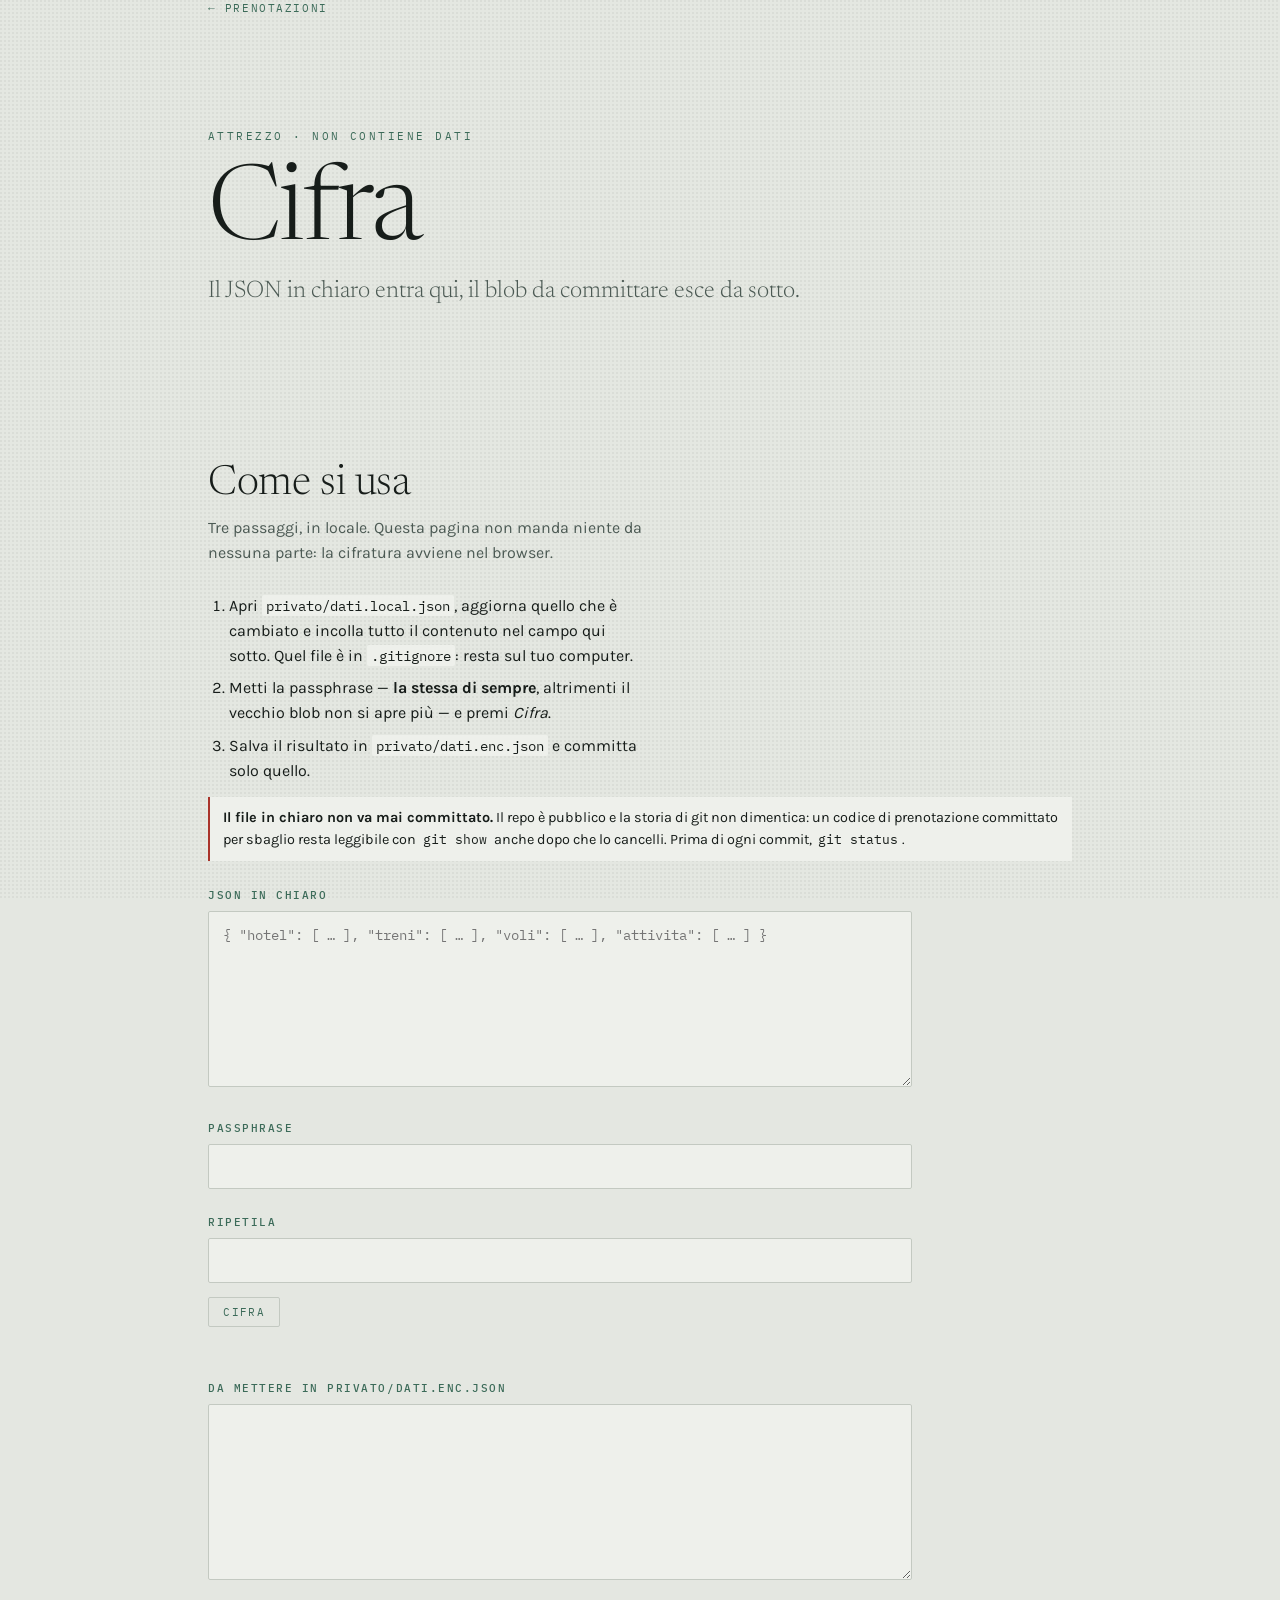
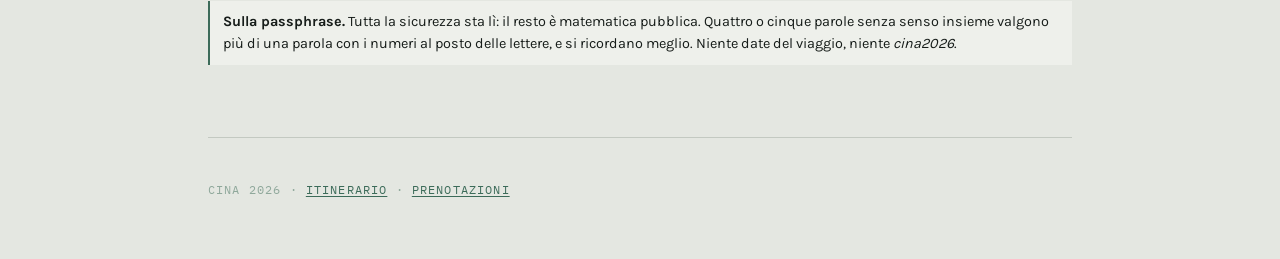
<file: cifra.html>
<!DOCTYPE html>
<html lang="it">
<head>
<meta charset="utf-8">
<meta name="viewport" content="width=device-width, initial-scale=1">
<title>Cifra i dati · Cina 2026</title>
<meta name="robots" content="noindex, nofollow">
<link rel="stylesheet" href="assets/fonts.css">
<link rel="stylesheet" href="assets/site.css">
</head>
<body>
<div class="wrap">

  <p class="crumb"><a href="privato.html">← Prenotazioni</a></p>

  <header class="hero">
    <p class="eyebrow">Attrezzo · non contiene dati</p>
    <h1>Cifra</h1>
    <p class="dates">Il JSON in chiaro entra qui, il blob da committare esce da sotto.</p>
  </header>

  <section id="cifra">

    <div class="shead">
      <h2>Come si usa</h2>
      <p>Tre passaggi, in locale. Questa pagina non manda niente da nessuna parte:
      la cifratura avviene nel browser.</p>
    </div>

    <ol class="passi">
      <li>Apri <code class="mono">privato/dati.local.json</code>, aggiorna quello che è
      cambiato e incolla tutto il contenuto nel campo qui sotto. Quel file è in
      <code class="mono">.gitignore</code>: resta sul tuo computer.</li>
      <li>Metti la passphrase — <b>la stessa di sempre</b>, altrimenti il vecchio blob
      non si apre più — e premi <i>Cifra</i>.</li>
      <li>Salva il risultato in <code class="mono">privato/dati.enc.json</code> e committa
      solo quello.</li>
    </ol>

    <p class="note warn"><b>Il file in chiaro non va mai committato.</b> Il repo è pubblico
    e la storia di git non dimentica: un codice di prenotazione committato per sbaglio
    resta leggibile con <code class="mono">git show</code> anche dopo che lo cancelli.
    Prima di ogni commit, <code class="mono">git status</code>.</p>

    <form id="cifra-form" autocomplete="off">

      <div class="campo">
        <label for="cifra-chiaro">JSON in chiaro</label>
        <textarea id="cifra-chiaro" spellcheck="false"
                  placeholder='{ "hotel": [ … ], "treni": [ … ], "voli": [ … ], "attivita": [ … ] }'></textarea>
      </div>

      <div class="campo lock">
        <label for="cifra-pass">Passphrase</label>
        <input type="password" id="cifra-pass" autocomplete="new-password"
               autocapitalize="off" autocorrect="off" spellcheck="false">
      </div>

      <div class="campo lock">
        <label for="cifra-pass2">Ripetila</label>
        <input type="password" id="cifra-pass2" autocomplete="new-password"
               autocapitalize="off" autocorrect="off" spellcheck="false">
      </div>

      <div class="lock-bar">
        <button type="submit">Cifra</button>
        <button type="button" id="cifra-copia" hidden>Copia</button>
        <button type="button" id="cifra-scarica" hidden>Scarica</button>
      </div>

      <p id="cifra-stato" class="lock-stato" role="status" aria-live="polite"></p>

      <div class="campo">
        <label for="cifra-out">Da mettere in privato/dati.enc.json</label>
        <textarea id="cifra-out" class="mono" readonly spellcheck="false"></textarea>
      </div>

    </form>

    <p class="note"><b>Sulla passphrase.</b> Tutta la sicurezza sta lì: il resto è
    matematica pubblica. Quattro o cinque parole senza senso insieme valgono più di una
    parola con i numeri al posto delle lettere, e si ricordano meglio. Niente date del
    viaggio, niente <i>cina2026</i>.</p>

  </section>

  <footer>
    <p>Cina 2026 · <a href="index.html">itinerario</a> · <a href="privato.html">prenotazioni</a></p>
  </footer>

</div>
<script src="assets/privato.js" defer></script>
</body>
</html>
</file>
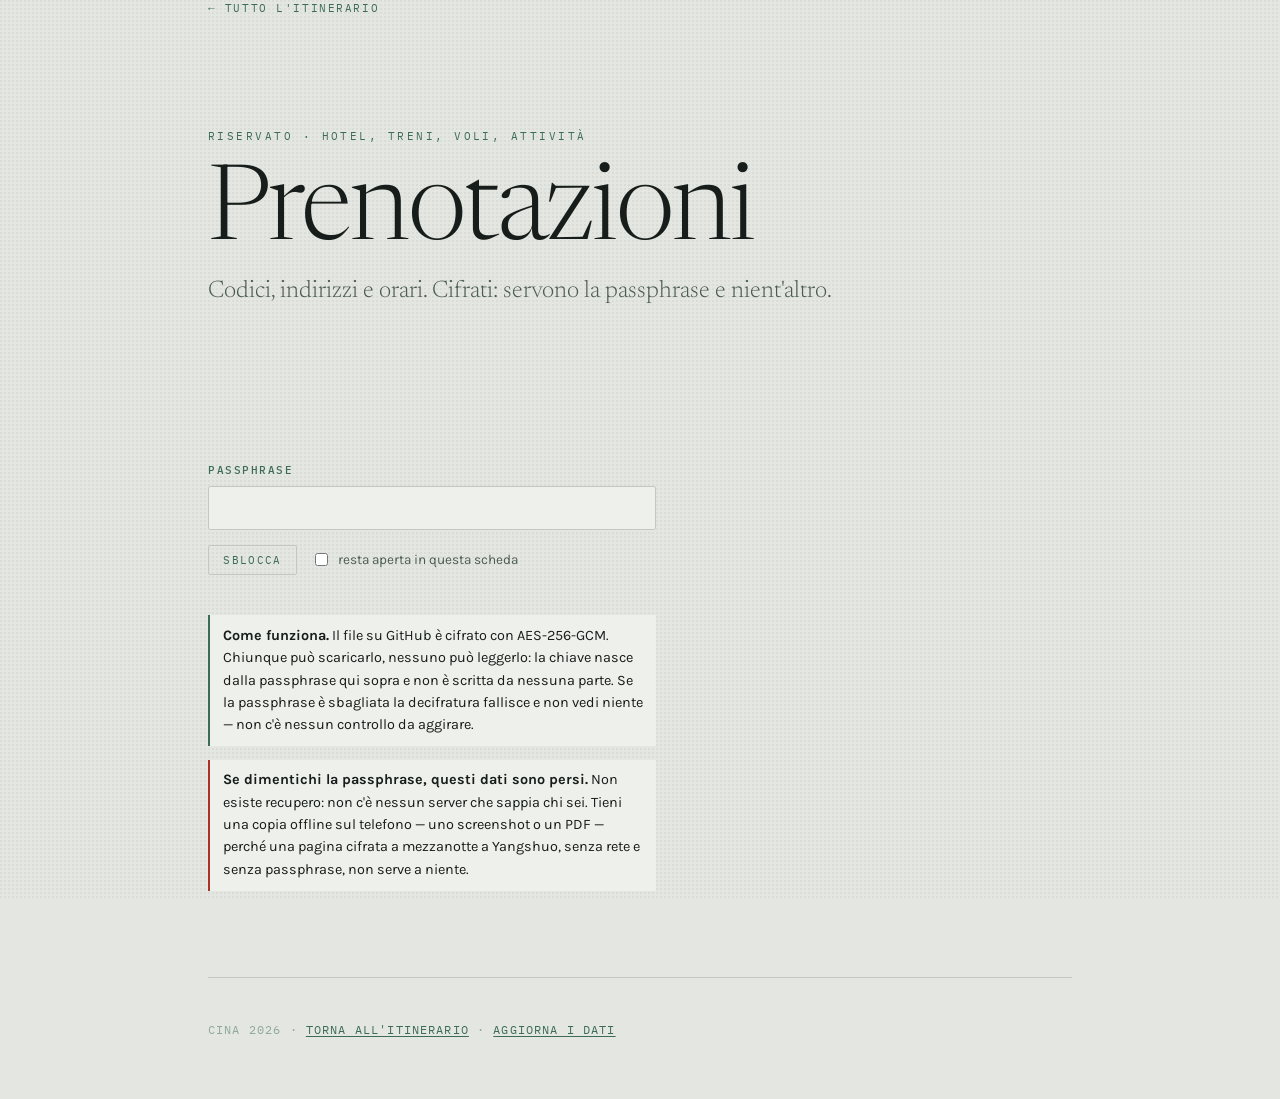
<file: privato.html>
<!DOCTYPE html>
<html lang="it">
<head>
<meta charset="utf-8">
<meta name="viewport" content="width=device-width, initial-scale=1">
<title>Prenotazioni · Cina 2026</title>
<meta name="robots" content="noindex, nofollow">
<link rel="stylesheet" href="assets/fonts.css">
<link rel="stylesheet" href="assets/site.css">
</head>
<body>
<div class="wrap">

  <p class="crumb"><a href="index.html">← Tutto l'itinerario</a></p>

  <header class="hero">
    <p class="eyebrow">Riservato · hotel, treni, voli, attività</p>
    <h1>Prenotazioni</h1>
    <p class="dates">Codici, indirizzi e orari. Cifrati: servono la passphrase e nient'altro.</p>
  </header>

  <section id="privato" data-src="privato/dati.enc.json">

    <form id="lock-form" class="lock" autocomplete="off">
      <label for="lock-pass">Passphrase</label>
      <input type="password" id="lock-pass" autocomplete="current-password"
             autocapitalize="off" autocorrect="off" spellcheck="false" inputmode="text">
      <div class="lock-bar">
        <button type="submit">Sblocca</button>
        <label class="lock-keep">
          <input type="checkbox" id="lock-ricorda">
          resta aperta in questa scheda
        </label>
      </div>
      <p id="lock-stato" class="lock-stato" role="status" aria-live="polite"></p>

      <p class="note"><b>Come funziona.</b> Il file su GitHub è cifrato con AES-256-GCM.
      Chiunque può scaricarlo, nessuno può leggerlo: la chiave nasce dalla passphrase
      qui sopra e non è scritta da nessuna parte. Se la passphrase è sbagliata la
      decifratura fallisce e non vedi niente — non c'è nessun controllo da aggirare.</p>

      <p class="note warn"><b>Se dimentichi la passphrase, questi dati sono persi.</b>
      Non esiste recupero: non c'è nessun server che sappia chi sei. Tieni una copia
      offline sul telefono — uno screenshot o un PDF — perché una pagina cifrata a
      mezzanotte a Yangshuo, senza rete e senza passphrase, non serve a niente.</p>
    </form>

    <p class="lock-bar"><button type="button" id="lock-blocca" hidden>Richiudi</button></p>

    <div id="privato-dati"></div>

  </section>

  <footer>
    <p>Cina 2026 · <a href="index.html">torna all'itinerario</a> · <a href="cifra.html">aggiorna i dati</a></p>
  </footer>

</div>
<script src="assets/site.js" defer></script>
<script src="assets/privato.js" defer></script>
</body>
</html>
</file>
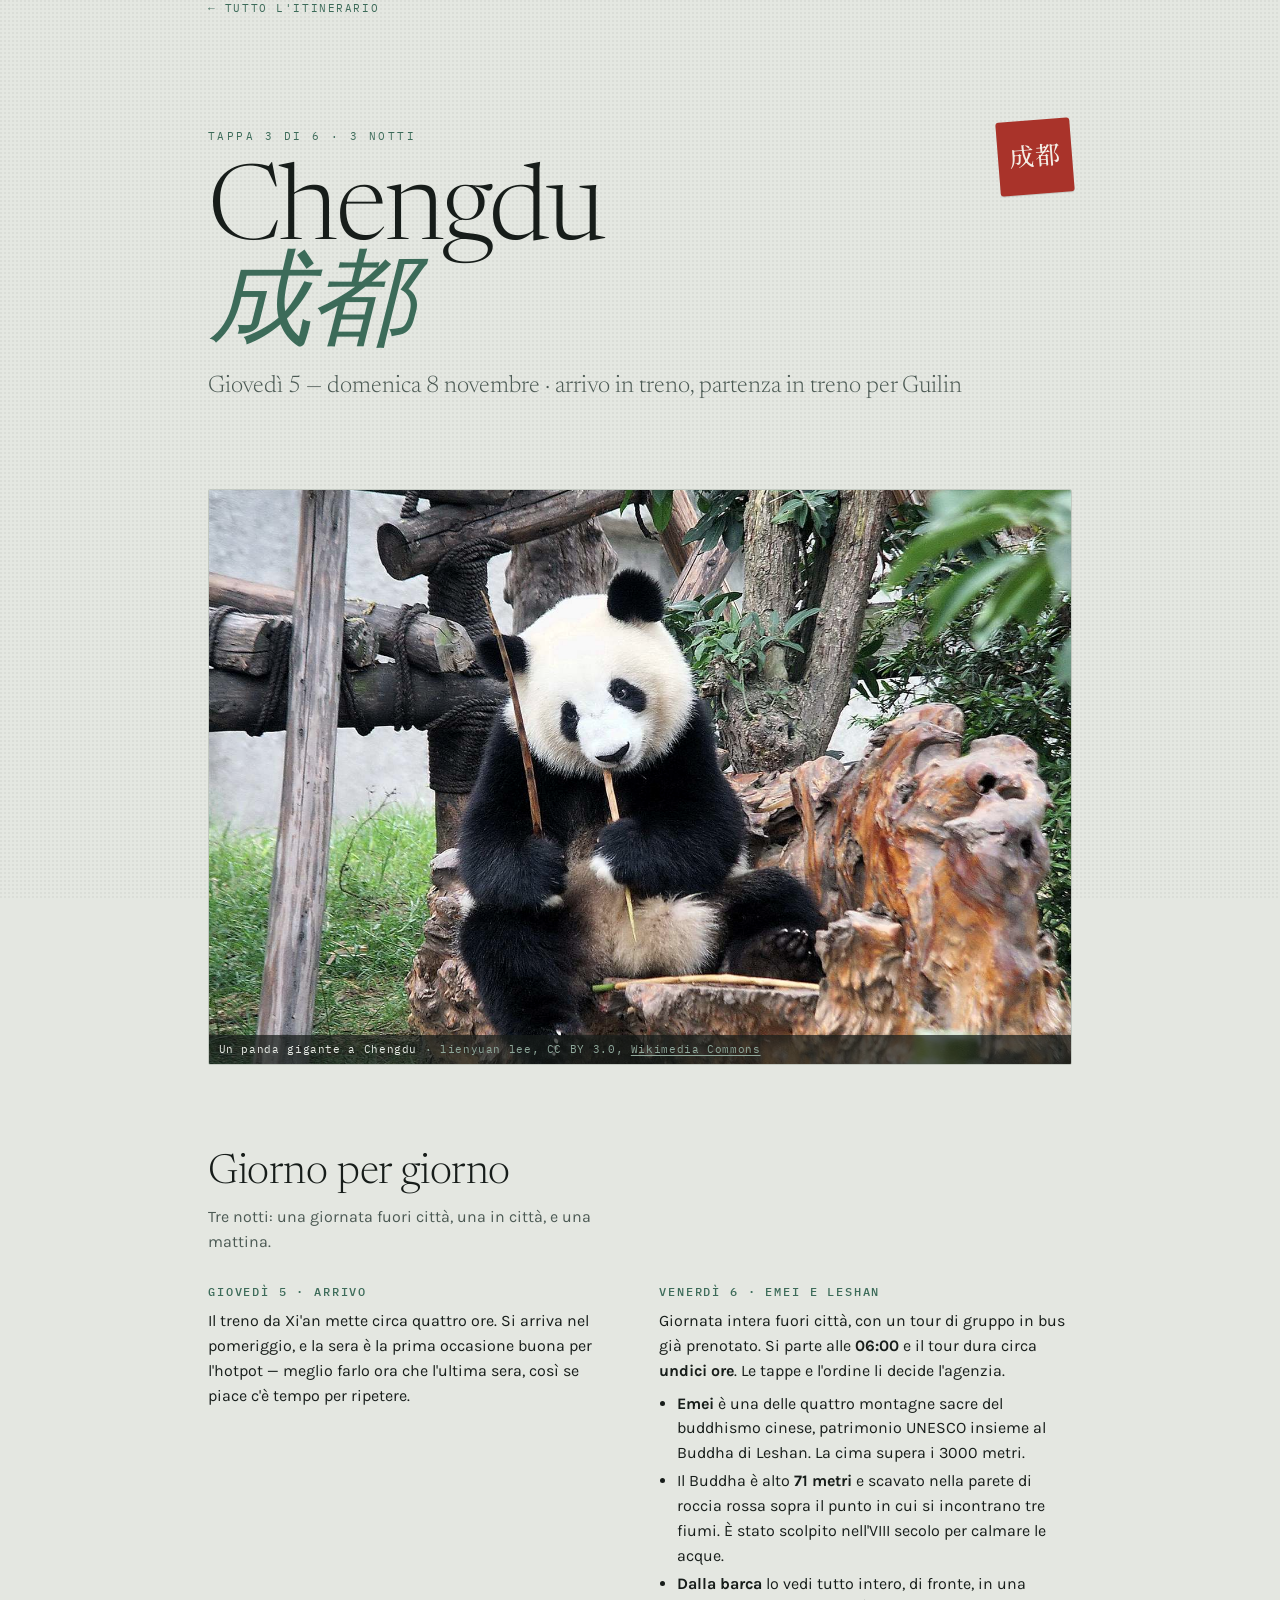
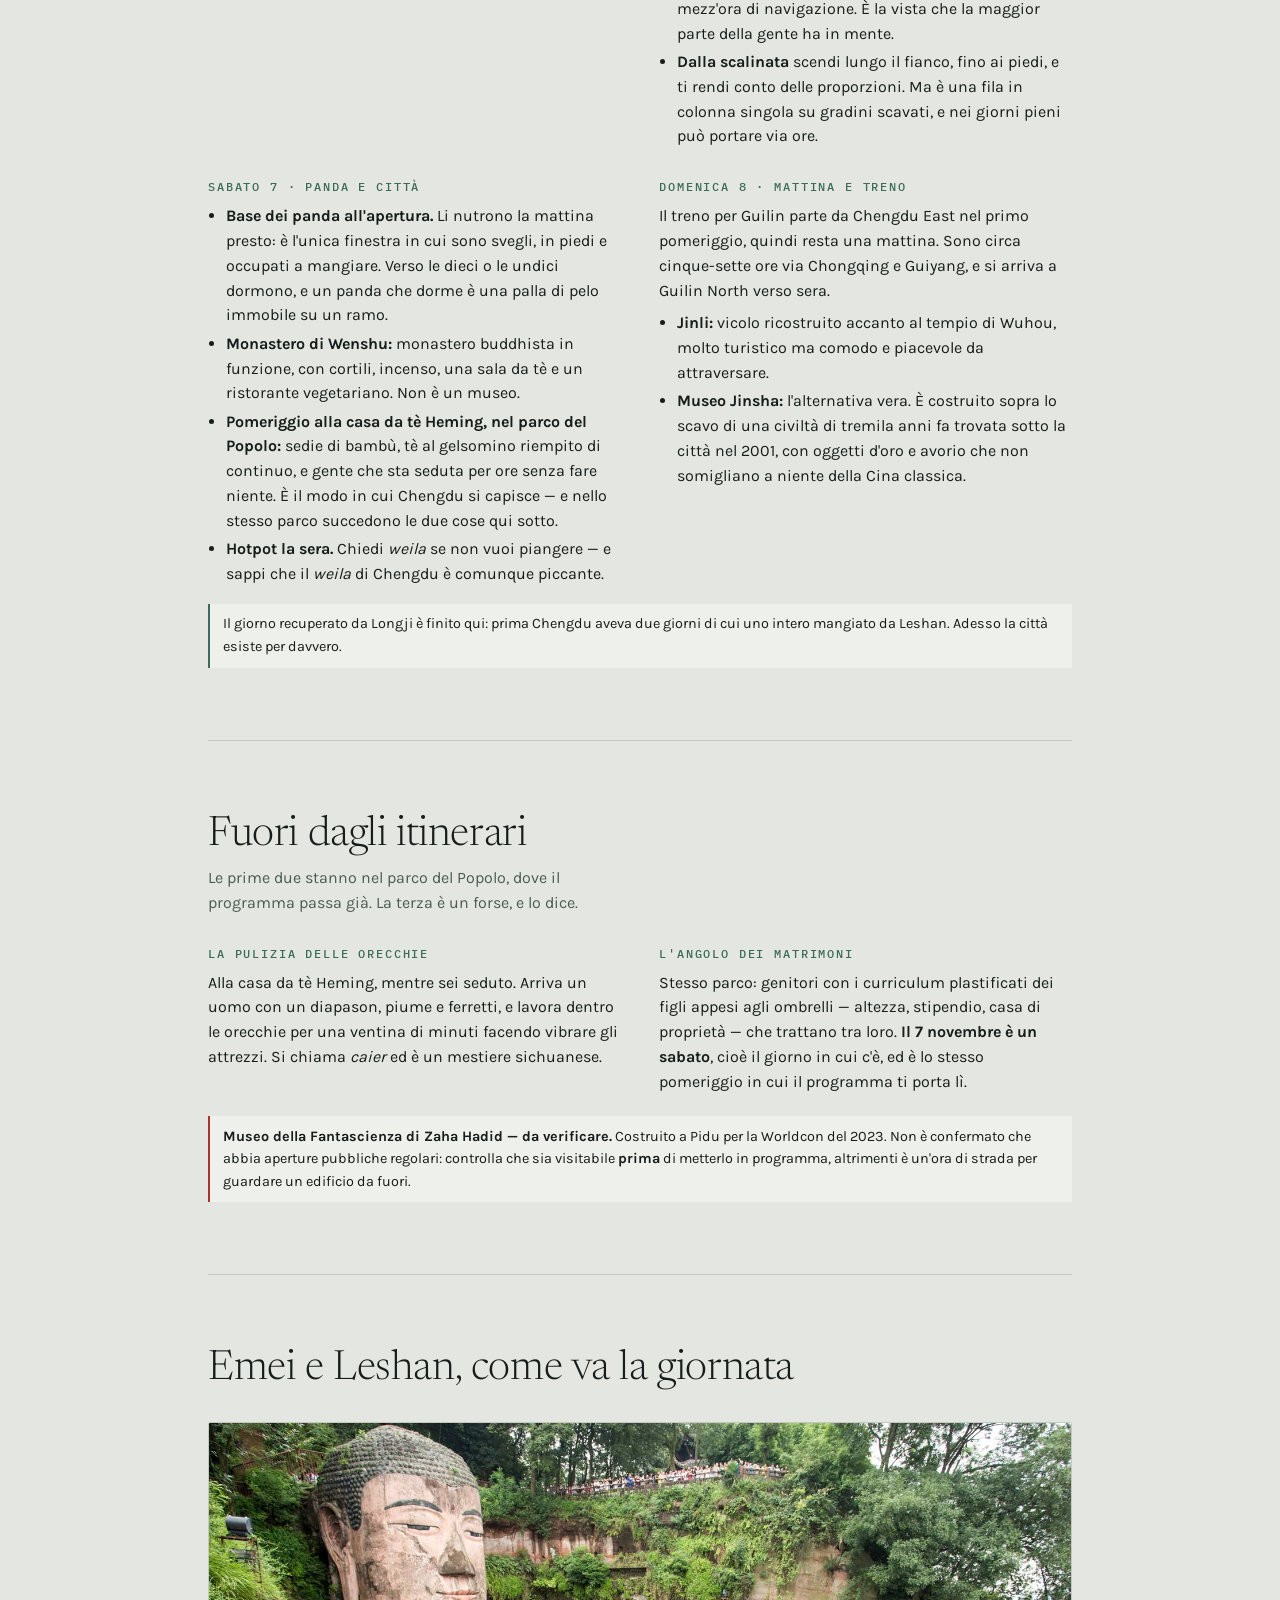
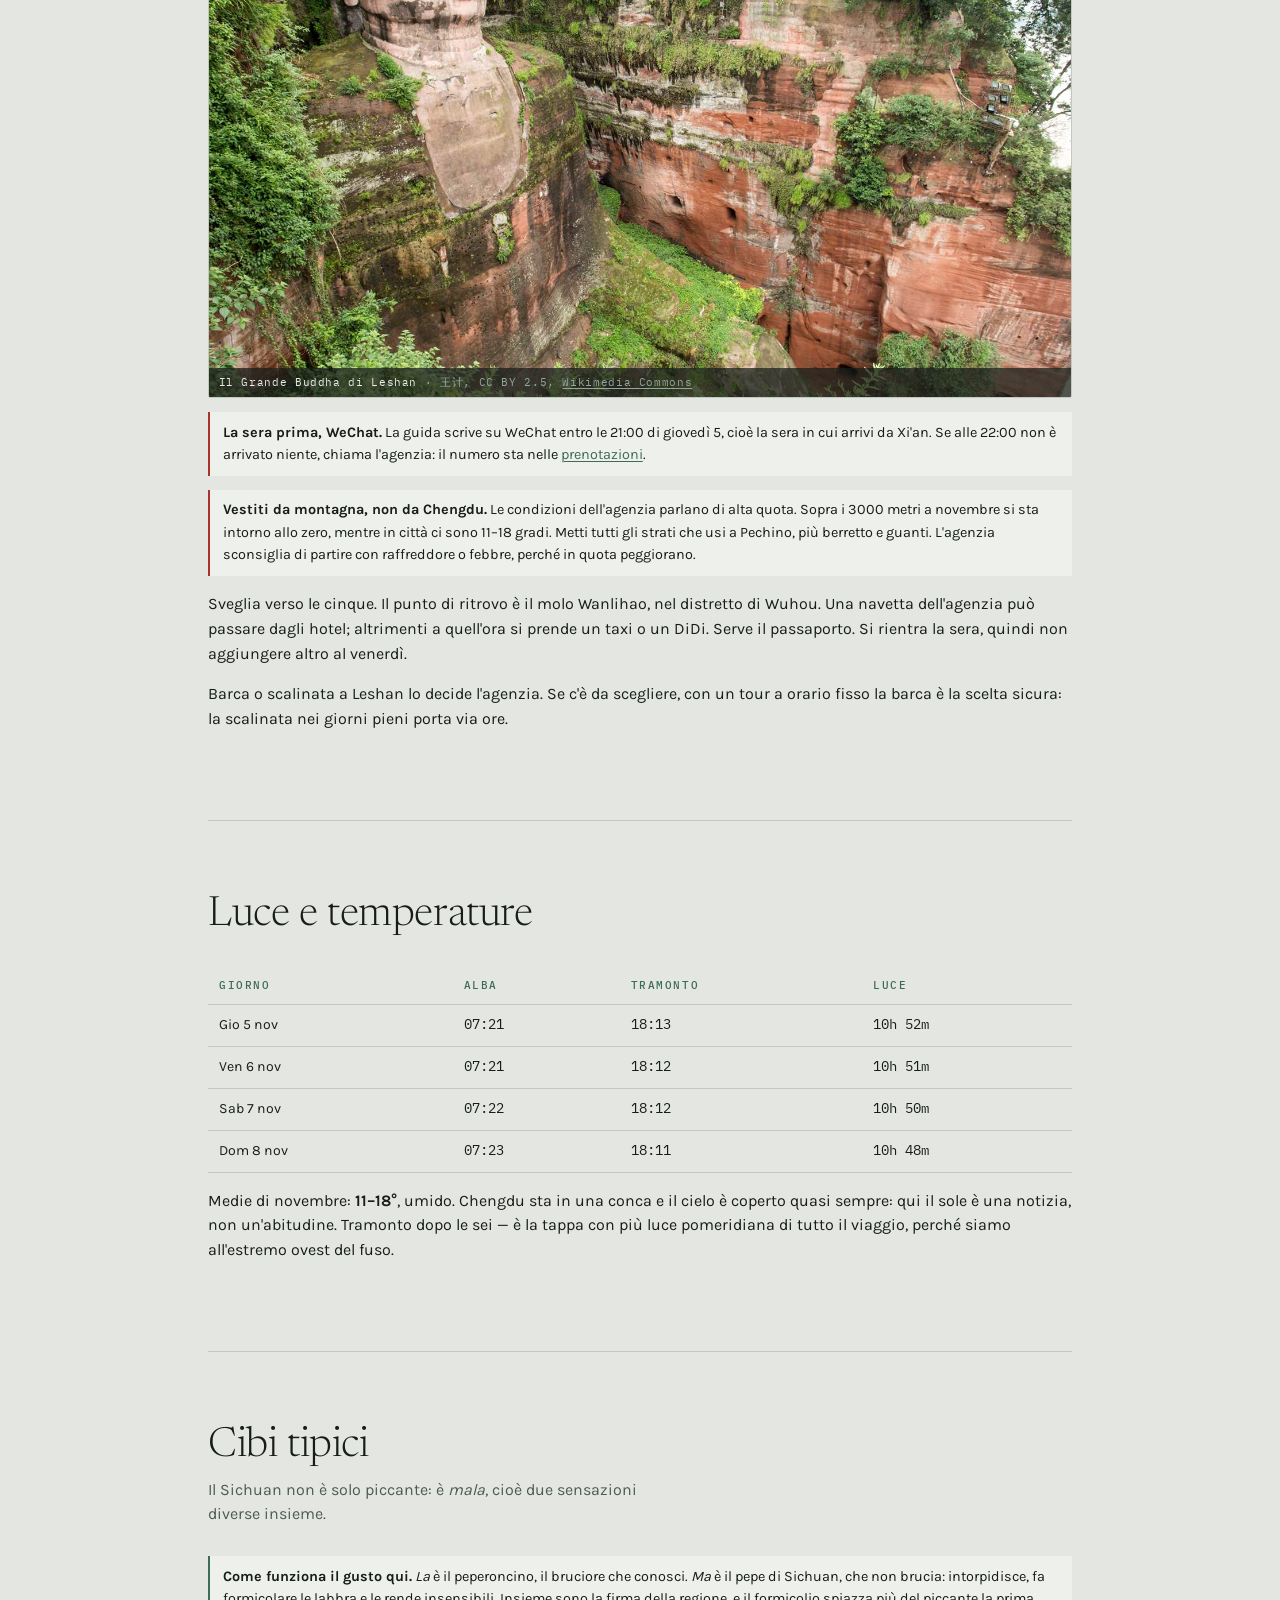
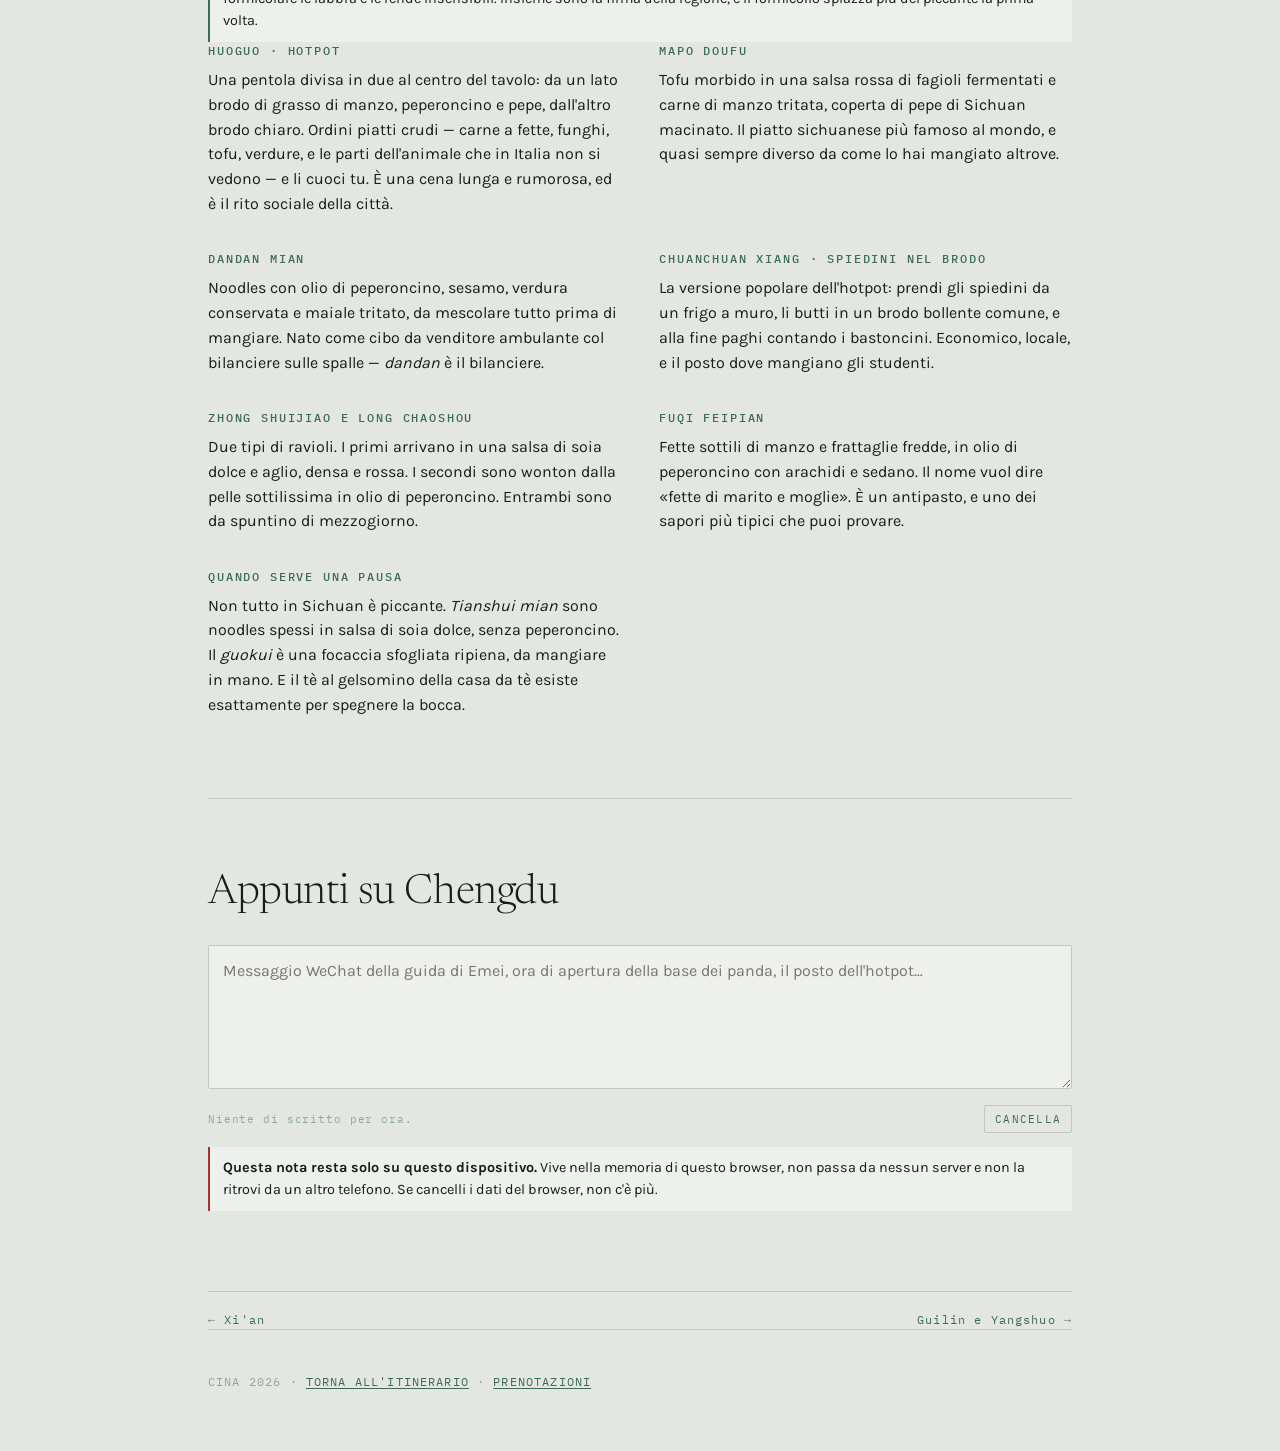
<file: tappe/chengdu.html>
<!DOCTYPE html>
<html lang="it">
<head>
<meta charset="utf-8">
<meta name="viewport" content="width=device-width, initial-scale=1">
<title>Chengdu · Cina 2026</title>
<meta name="description" content="Chengdu, 5–8 novembre 2026: monte Emei e Grande Buddha di Leshan, base dei panda giganti, case da tè e la cucina del Sichuan.">
<link rel="stylesheet" href="../assets/fonts.css">
<link rel="stylesheet" href="../assets/site.css">
</head>
<body>
<div class="wrap">

  <p class="crumb"><a href="../index.html">← Tutto l'itinerario</a></p>

  <header class="hero">
    <div class="seal" aria-hidden="true">成都</div>
    <p class="eyebrow">Tappa 3 di 6 · 3 notti</p>
    <h1>Chengdu<br><em>成都</em></h1>
    <p class="dates">Giovedì 5 — domenica 8 novembre · arrivo in treno, partenza in treno per Guilin</p>
  </header>

  <figure class="shot" data-ph="成都"
    data-file="Ailuropoda melanoleuca 熊貓 panda - panoramio.jpg"
    data-author="lienyuan lee" data-license="CC BY 3.0">
    <img src="../img/chengdu-panda.jpg" alt="Un panda gigante mangia bambù" decoding="async" onerror="this.remove()">
    <figcaption>Un panda gigante a Chengdu <span>· foto: —</span></figcaption>
  </figure>

  <section id="giorni">
    <div class="shead">
      <h2>Giorno per giorno</h2>
      <p>Tre notti: una giornata fuori città, una in città, e una mattina.</p>
    </div>

    <div class="grid">
      <div class="card reveal">
        <h4>Giovedì 5 · arrivo</h4>
        <p>Il treno da Xi'an mette circa quattro ore. Si arriva nel pomeriggio, e la sera è la prima occasione buona per l'hotpot — meglio farlo ora che l'ultima sera, così se piace c'è tempo per ripetere.</p>
      </div>

      <div class="card reveal">
        <h4>Venerdì 6 · Emei e Leshan</h4>
        <p>Giornata intera fuori città, con un tour di gruppo in bus già prenotato. Si parte alle <b>06:00</b> e il tour dura circa <b>undici ore</b>. Le tappe e l'ordine li decide l'agenzia.</p>
        <ul>
          <li><b>Emei</b> è una delle quattro montagne sacre del buddhismo cinese, patrimonio UNESCO insieme al Buddha di Leshan. La cima supera i 3000 metri.</li>
          <li>Il Buddha è alto <b>71 metri</b> e scavato nella parete di roccia rossa sopra il punto in cui si incontrano tre fiumi. È stato scolpito nell'VIII secolo per calmare le acque.</li>
          <li><b>Dalla barca</b> lo vedi tutto intero, di fronte, in una mezz'ora di navigazione. È la vista che la maggior parte della gente ha in mente.</li>
          <li><b>Dalla scalinata</b> scendi lungo il fianco, fino ai piedi, e ti rendi conto delle proporzioni. Ma è una fila in colonna singola su gradini scavati, e nei giorni pieni può portare via ore.</li>
        </ul>
      </div>

      <div class="card reveal">
        <h4>Sabato 7 · panda e città</h4>
        <ul>
          <li><b>Base dei panda all'apertura.</b> Li nutrono la mattina presto: è l'unica finestra in cui sono svegli, in piedi e occupati a mangiare. Verso le dieci o le undici dormono, e un panda che dorme è una palla di pelo immobile su un ramo.</li>
          <li><b>Monastero di Wenshu:</b> monastero buddhista in funzione, con cortili, incenso, una sala da tè e un ristorante vegetariano. Non è un museo.</li>
          <li><b>Pomeriggio alla casa da tè Heming, nel parco del Popolo:</b> sedie di bambù, tè al gelsomino riempito di continuo, e gente che sta seduta per ore senza fare niente. È il modo in cui Chengdu si capisce — e nello stesso parco succedono le due cose qui sotto.</li>
          <li><b>Hotpot la sera.</b> Chiedi <em>weila</em> se non vuoi piangere — e sappi che il <em>weila</em> di Chengdu è comunque piccante.</li>
        </ul>
      </div>

      <div class="card reveal">
        <h4>Domenica 8 · mattina e treno</h4>
        <p>Il treno per Guilin parte da Chengdu East nel primo pomeriggio, quindi resta una mattina. Sono circa cinque-sette ore via Chongqing e Guiyang, e si arriva a Guilin North verso sera.</p>
        <ul>
          <li><b>Jinli:</b> vicolo ricostruito accanto al tempio di Wuhou, molto turistico ma comodo e piacevole da attraversare.</li>
          <li><b>Museo Jinsha:</b> l'alternativa vera. È costruito sopra lo scavo di una civiltà di tremila anni fa trovata sotto la città nel 2001, con oggetti d'oro e avorio che non somigliano a niente della Cina classica.</li>
        </ul>
      </div>
    </div>

    <p class="note">Il giorno recuperato da Longji è finito qui: prima Chengdu aveva due giorni di cui uno intero mangiato da Leshan. Adesso la città esiste per davvero.</p>
  </section>

  <section id="fuori">
    <div class="shead">
      <h2>Fuori dagli itinerari</h2>
      <p>Le prime due stanno nel parco del Popolo, dove il programma passa già. La terza è un forse, e lo dice.</p>
    </div>
    <div class="grid">
      <div class="card reveal">
        <h4>La pulizia delle orecchie</h4>
        <p>Alla casa da tè Heming, mentre sei seduto. Arriva un uomo con un diapason, piume e ferretti, e lavora dentro le orecchie per una ventina di minuti facendo vibrare gli attrezzi. Si chiama <em>caier</em> ed è un mestiere sichuanese.</p>
      </div>
      <div class="card reveal">
        <h4>L'angolo dei matrimoni</h4>
        <p>Stesso parco: genitori con i curriculum plastificati dei figli appesi agli ombrelli — altezza, stipendio, casa di proprietà — che trattano tra loro. <b>Il 7 novembre è un sabato</b>, cioè il giorno in cui c'è, ed è lo stesso pomeriggio in cui il programma ti porta lì.</p>
      </div>
    </div>
    <p class="note warn"><b>Museo della Fantascienza di Zaha Hadid — da verificare.</b> Costruito a Pidu per la Worldcon del 2023. Non è confermato che abbia aperture pubbliche regolari: controlla che sia visitabile <b>prima</b> di metterlo in programma, altrimenti è un'ora di strada per guardare un edificio da fuori.</p>
  </section>

  <section id="leshan">
    <div class="shead">
      <h2>Emei e Leshan, come va la giornata</h2>
    </div>

    <figure class="shot" data-ph="成都"
      data-file="Leshan Giant Buddha, 20161102.jpg"
      data-author="王计" data-license="CC BY 2.5">
      <img src="../img/leshan-buddha.jpg" alt="La testa del Grande Buddha di Leshan scavata nella roccia" loading="lazy" decoding="async" onerror="this.remove()">
      <figcaption>Il Grande Buddha di Leshan <span>· foto: —</span></figcaption>
    </figure>

    <p class="note warn"><b>La sera prima, WeChat.</b> La guida scrive su WeChat entro le 21:00 di giovedì 5, cioè la sera in cui arrivi da Xi'an. Se alle 22:00 non è arrivato niente, chiama l'agenzia: il numero sta nelle <a href="../privato.html">prenotazioni</a>.</p>
    <p class="note warn"><b>Vestiti da montagna, non da Chengdu.</b> Le condizioni dell'agenzia parlano di alta quota. Sopra i 3000 metri a novembre si sta intorno allo zero, mentre in città ci sono 11–18 gradi. Metti tutti gli strati che usi a Pechino, più berretto e guanti. L'agenzia sconsiglia di partire con raffreddore o febbre, perché in quota peggiorano.</p>
    <p>Sveglia verso le cinque. Il punto di ritrovo è il molo Wanlihao, nel distretto di Wuhou. Una navetta dell'agenzia può passare dagli hotel; altrimenti a quell'ora si prende un taxi o un DiDi. Serve il passaporto. Si rientra la sera, quindi non aggiungere altro al venerdì.</p>
    <p>Barca o scalinata a Leshan lo decide l'agenzia. Se c'è da scegliere, con un tour a orario fisso la barca è la scelta sicura: la scalinata nei giorni pieni porta via ore.</p>
  </section>

  <section id="luce">
    <div class="shead">
      <h2>Luce e temperature</h2>
    </div>
    <div class="tablewrap">
      <table>
        <thead>
          <tr><th>Giorno</th><th>Alba</th><th>Tramonto</th><th>Luce</th></tr>
        </thead>
        <tbody>
          <tr><td>Gio 5 nov</td><td class="n">07:21</td><td class="n">18:13</td><td class="n">10h 52m</td></tr>
          <tr><td>Ven 6 nov</td><td class="n">07:21</td><td class="n">18:12</td><td class="n">10h 51m</td></tr>
          <tr><td>Sab 7 nov</td><td class="n">07:22</td><td class="n">18:12</td><td class="n">10h 50m</td></tr>
          <tr><td>Dom 8 nov</td><td class="n">07:23</td><td class="n">18:11</td><td class="n">10h 48m</td></tr>
        </tbody>
      </table>
    </div>
    <p>Medie di novembre: <b>11–18°</b>, umido. Chengdu sta in una conca e il cielo è coperto quasi sempre: qui il sole è una notizia, non un'abitudine. Tramonto dopo le sei — è la tappa con più luce pomeridiana di tutto il viaggio, perché siamo all'estremo ovest del fuso.</p>
  </section>

  <section id="cibo">
    <div class="shead">
      <h2>Cibi tipici</h2>
      <p>Il Sichuan non è solo piccante: è <em>mala</em>, cioè due sensazioni diverse insieme.</p>
    </div>

    <p class="note"><b>Come funziona il gusto qui.</b> <em>La</em> è il peperoncino, il bruciore che conosci. <em>Ma</em> è il pepe di Sichuan, che non brucia: intorpidisce, fa formicolare le labbra e le rende insensibili. Insieme sono la firma della regione, e il formicolio spiazza più del piccante la prima volta.</p>

    <div class="grid">
      <div class="card reveal">
        <h4>Huoguo · hotpot</h4>
        <p>Una pentola divisa in due al centro del tavolo: da un lato brodo di grasso di manzo, peperoncino e pepe, dall'altro brodo chiaro. Ordini piatti crudi — carne a fette, funghi, tofu, verdure, e le parti dell'animale che in Italia non si vedono — e li cuoci tu. È una cena lunga e rumorosa, ed è il rito sociale della città.</p>
      </div>
      <div class="card reveal">
        <h4>Mapo doufu</h4>
        <p>Tofu morbido in una salsa rossa di fagioli fermentati e carne di manzo tritata, coperta di pepe di Sichuan macinato. Il piatto sichuanese più famoso al mondo, e quasi sempre diverso da come lo hai mangiato altrove.</p>
      </div>
      <div class="card reveal">
        <h4>Dandan mian</h4>
        <p>Noodles con olio di peperoncino, sesamo, verdura conservata e maiale tritato, da mescolare tutto prima di mangiare. Nato come cibo da venditore ambulante col bilanciere sulle spalle — <em>dandan</em> è il bilanciere.</p>
      </div>
      <div class="card reveal">
        <h4>Chuanchuan xiang · spiedini nel brodo</h4>
        <p>La versione popolare dell'hotpot: prendi gli spiedini da un frigo a muro, li butti in un brodo bollente comune, e alla fine paghi contando i bastoncini. Economico, locale, e il posto dove mangiano gli studenti.</p>
      </div>
      <div class="card reveal">
        <h4>Zhong shuijiao e long chaoshou</h4>
        <p>Due tipi di ravioli. I primi arrivano in una salsa di soia dolce e aglio, densa e rossa. I secondi sono wonton dalla pelle sottilissima in olio di peperoncino. Entrambi sono da spuntino di mezzogiorno.</p>
      </div>
      <div class="card reveal">
        <h4>Fuqi feipian</h4>
        <p>Fette sottili di manzo e frattaglie fredde, in olio di peperoncino con arachidi e sedano. Il nome vuol dire «fette di marito e moglie». È un antipasto, e uno dei sapori più tipici che puoi provare.</p>
      </div>
      <div class="card reveal">
        <h4>Quando serve una pausa</h4>
        <p>Non tutto in Sichuan è piccante. <em>Tianshui mian</em> sono noodles spessi in salsa di soia dolce, senza peperoncino. Il <em>guokui</em> è una focaccia sfogliata ripiena, da mangiare in mano. E il tè al gelsomino della casa da tè esiste esattamente per spegnere la bocca.</p>
      </div>
    </div>
  </section>

  <section id="appunti-chengdu">
    <div class="shead">
      <h2>Appunti su Chengdu</h2>
    </div>
    <div class="nota">
      <textarea data-nota="chengdu" placeholder="Messaggio WeChat della guida di Emei, ora di apertura della base dei panda, il posto dell'hotpot…"></textarea>
      <div class="nota-bar">
        <span data-nota-stato="chengdu"></span>
        <button type="button" data-nota-cancella="chengdu">Cancella</button>
      </div>
    </div>
    <p class="note warn"><b>Questa nota resta solo su questo dispositivo.</b> Vive nella memoria di questo browser, non passa da nessun server e non la ritrovi da un altro telefono. Se cancelli i dati del browser, non c'è più.</p>
  </section>

  <nav class="stagenav">
    <a href="xian.html">← Xi'an</a>
    <a href="guilin-yangshuo.html">Guilin e Yangshuo →</a>
  </nav>

  <footer>
    <p>Cina 2026 · <a href="../index.html">torna all'itinerario</a> · <a href="../privato.html">prenotazioni</a></p>
  </footer>

</div>
<script src="../assets/site.js" defer></script>
</body>
</html>
</file>
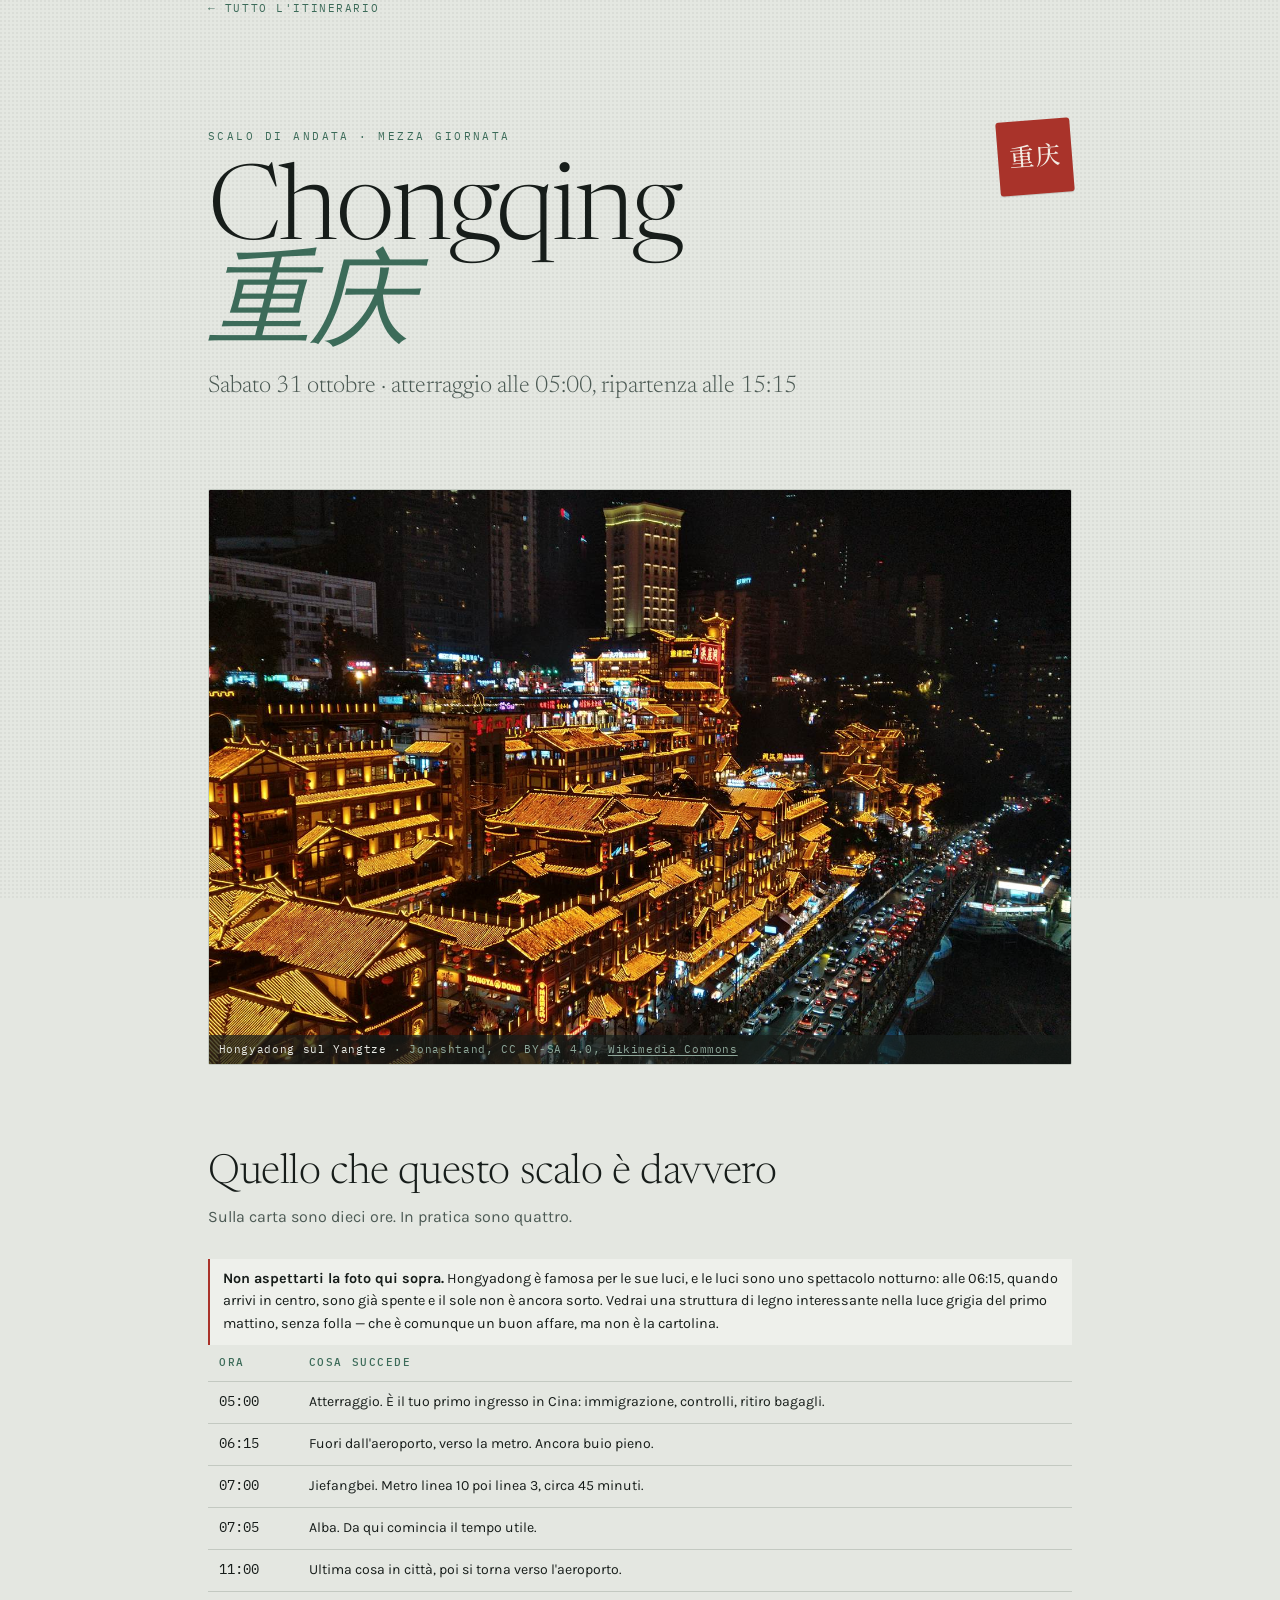
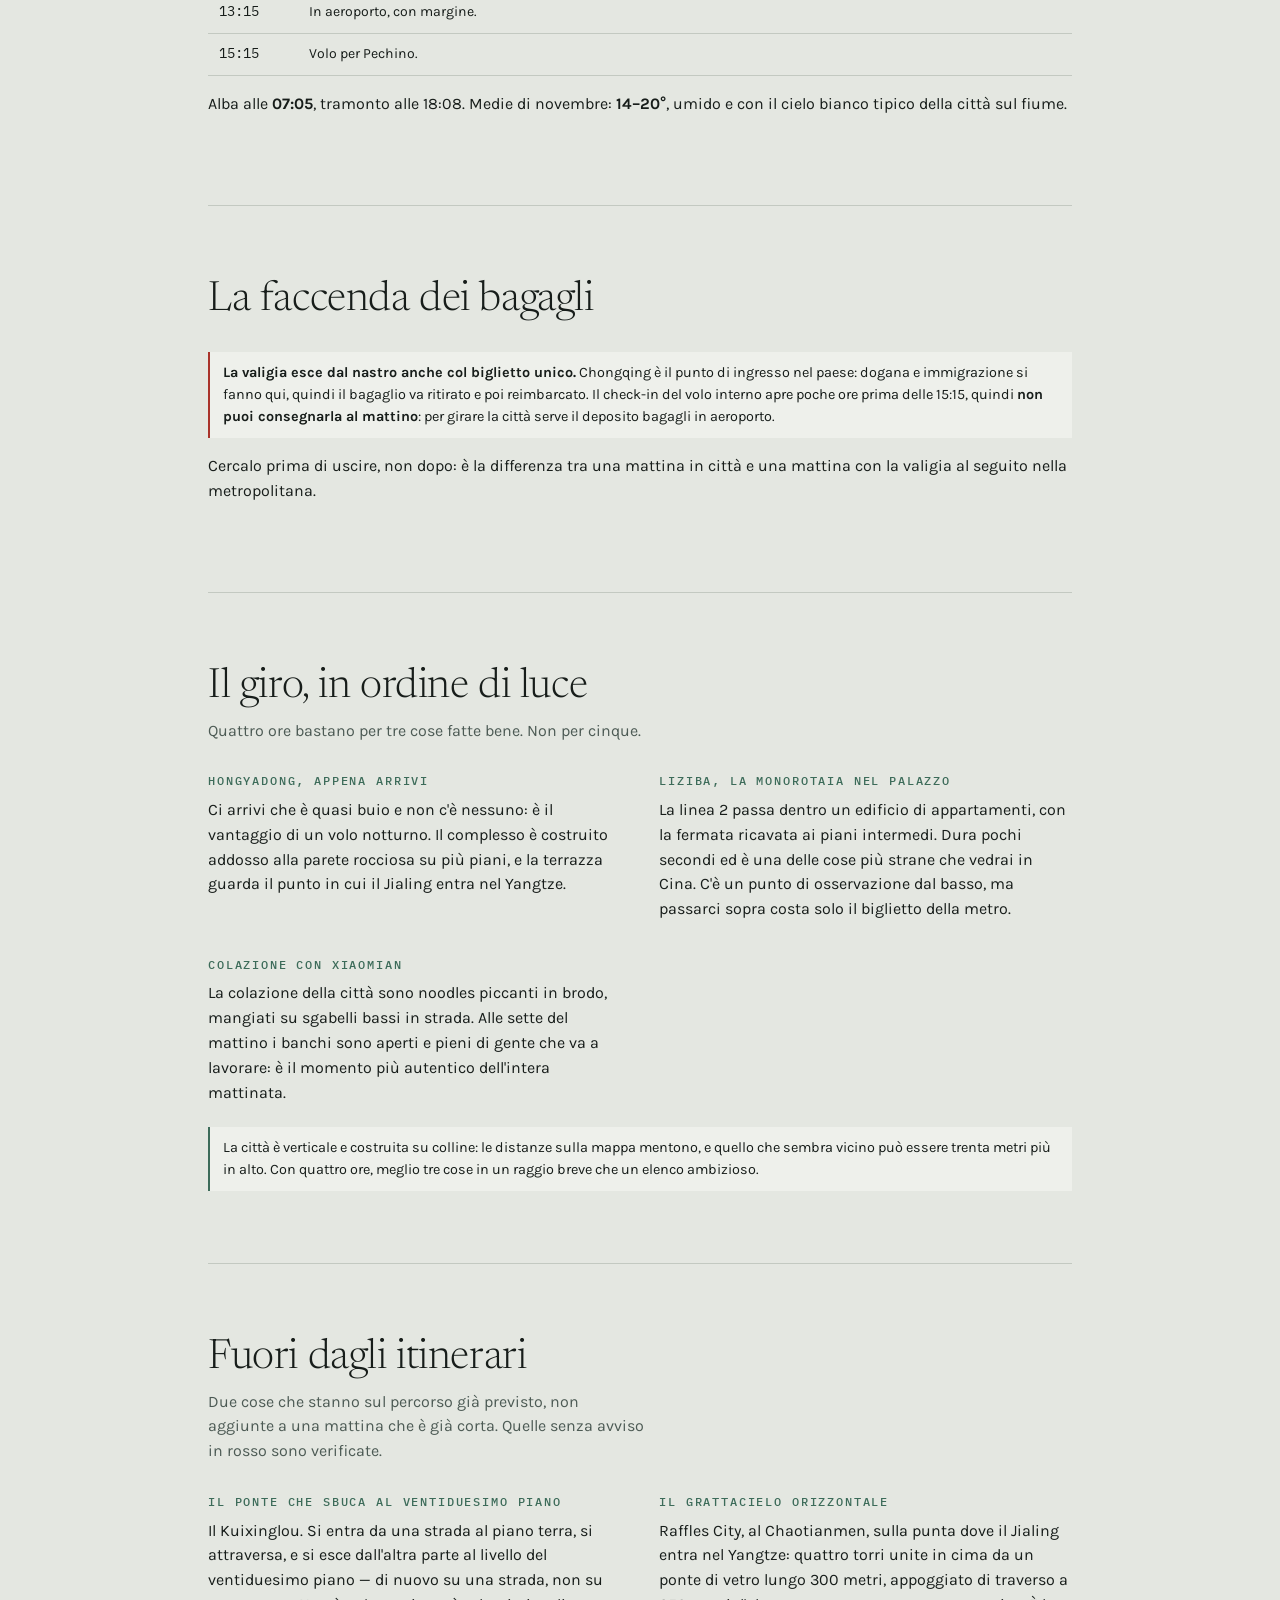
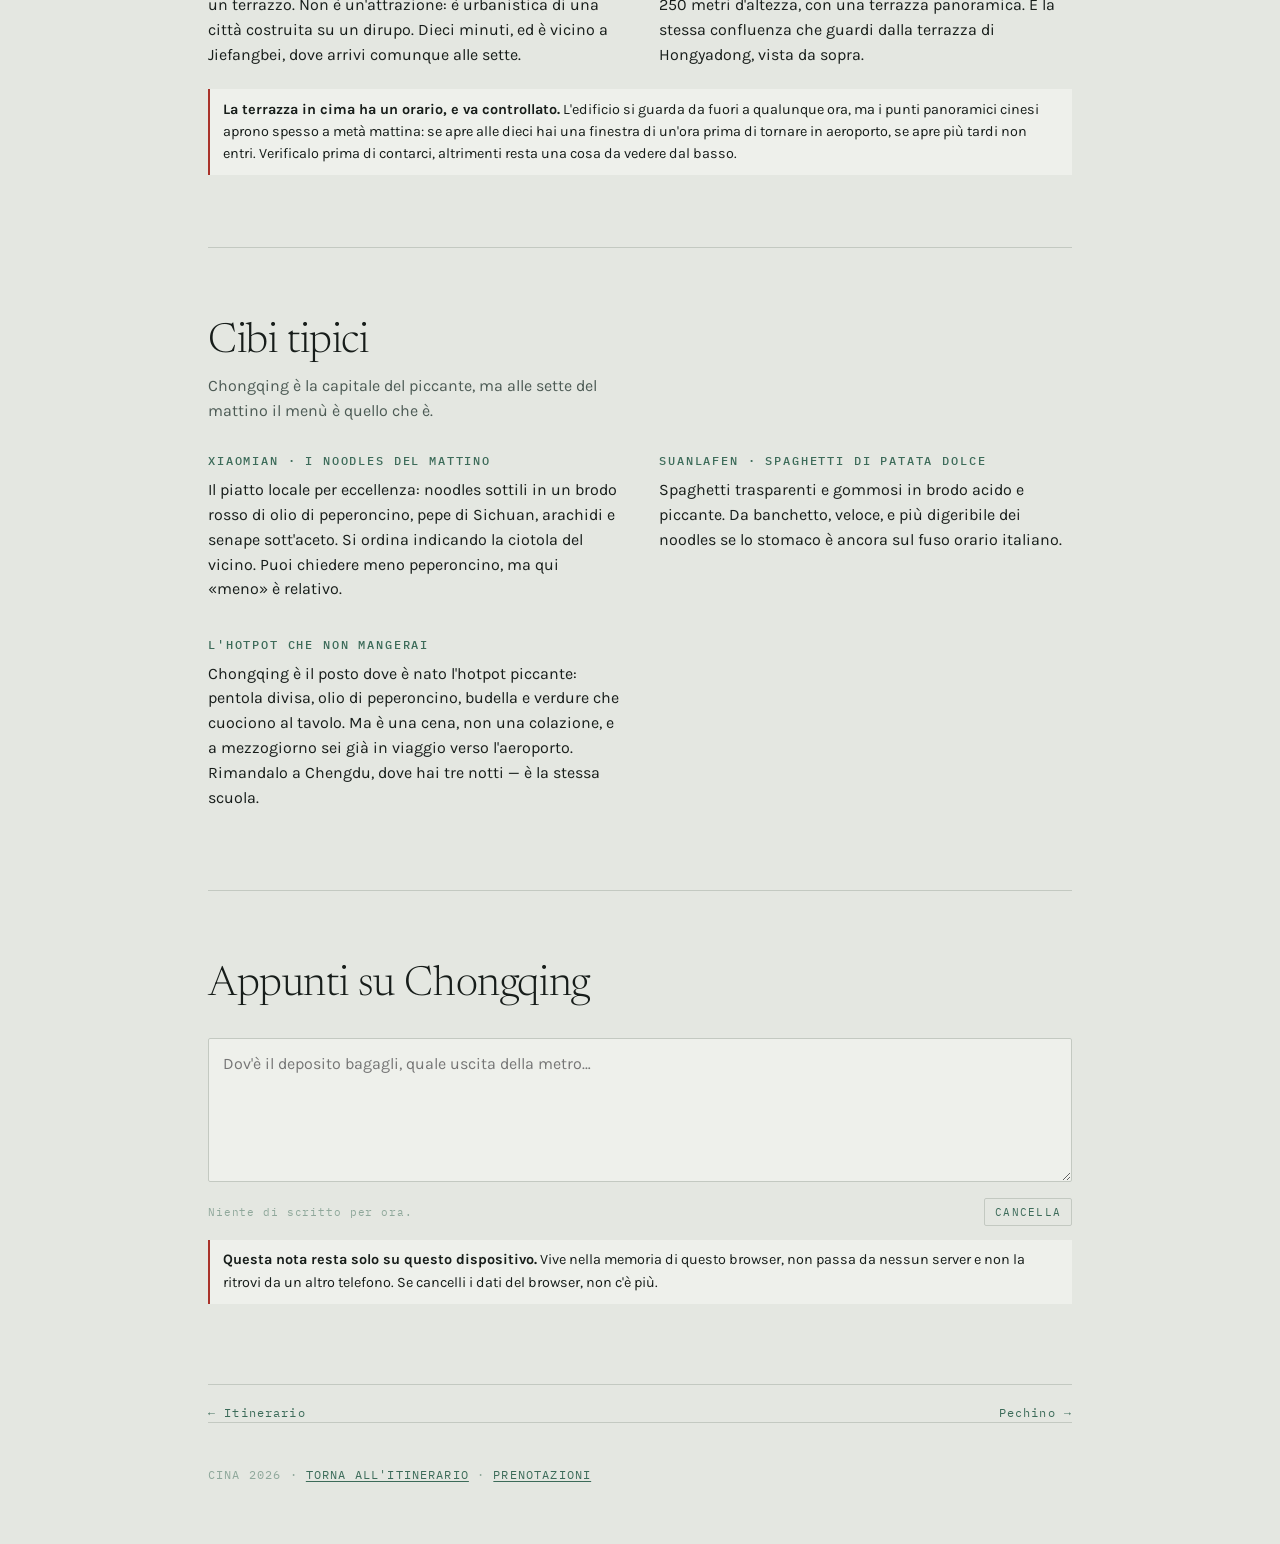
<file: tappe/chongqing.html>
<!DOCTYPE html>
<html lang="it">
<head>
<meta charset="utf-8">
<meta name="viewport" content="width=device-width, initial-scale=1">
<title>Chongqing · Cina 2026</title>
<meta name="description" content="Chongqing, 31 ottobre 2026: lo scalo di andata, quattro ore utili in città tra Hongyadong, Liziba e i noodles piccanti.">
<link rel="stylesheet" href="../assets/fonts.css">
<link rel="stylesheet" href="../assets/site.css">
</head>
<body>
<div class="wrap">

  <p class="crumb"><a href="../index.html">← Tutto l'itinerario</a></p>

  <header class="hero">
    <div class="seal" aria-hidden="true">重庆</div>
    <p class="eyebrow">Scalo di andata · mezza giornata</p>
    <h1>Chongqing<br><em>重庆</em></h1>
    <p class="dates">Sabato 31 ottobre · atterraggio alle 05:00, ripartenza alle 15:15</p>
  </header>

  <figure class="shot" data-ph="重庆"
    data-file="202308 Hongya Cave at night from Qiansimen Bridge.jpg"
    data-author="Jonashtand" data-license="CC BY-SA 4.0">
    <img src="../img/chongqing-hongyadong.jpg" alt="Hongyadong illuminata di notte sul fiume" decoding="async" onerror="this.remove()">
    <figcaption>Hongyadong sul Yangtze <span>· foto: —</span></figcaption>
  </figure>

  <section id="realta">
    <div class="shead">
      <h2>Quello che questo scalo è davvero</h2>
      <p>Sulla carta sono dieci ore. In pratica sono quattro.</p>
    </div>

    <p class="note warn"><b>Non aspettarti la foto qui sopra.</b> Hongyadong è famosa per le sue luci, e le luci sono uno spettacolo notturno: alle 06:15, quando arrivi in centro, sono già spente e il sole non è ancora sorto. Vedrai una struttura di legno interessante nella luce grigia del primo mattino, senza folla — che è comunque un buon affare, ma non è la cartolina.</p>

    <div class="tablewrap">
      <table>
        <thead>
          <tr><th>Ora</th><th>Cosa succede</th></tr>
        </thead>
        <tbody>
          <tr><td class="n">05:00</td><td>Atterraggio. È il tuo primo ingresso in Cina: immigrazione, controlli, ritiro bagagli.</td></tr>
          <tr><td class="n">06:15</td><td>Fuori dall'aeroporto, verso la metro. Ancora buio pieno.</td></tr>
          <tr><td class="n">07:00</td><td>Jiefangbei. Metro linea 10 poi linea 3, circa 45 minuti.</td></tr>
          <tr><td class="n">07:05</td><td>Alba. Da qui comincia il tempo utile.</td></tr>
          <tr><td class="n">11:00</td><td>Ultima cosa in città, poi si torna verso l'aeroporto.</td></tr>
          <tr><td class="n">13:15</td><td>In aeroporto, con margine.</td></tr>
          <tr><td class="n">15:15</td><td>Volo per Pechino.</td></tr>
        </tbody>
      </table>
    </div>
    <p>Alba alle <b>07:05</b>, tramonto alle 18:08. Medie di novembre: <b>14–20°</b>, umido e con il cielo bianco tipico della città sul fiume.</p>
  </section>

  <section id="bagagli">
    <div class="shead">
      <h2>La faccenda dei bagagli</h2>
    </div>
    <p class="note warn"><b>La valigia esce dal nastro anche col biglietto unico.</b> Chongqing è il punto di ingresso nel paese: dogana e immigrazione si fanno qui, quindi il bagaglio va ritirato e poi reimbarcato. Il check-in del volo interno apre poche ore prima delle 15:15, quindi <b>non puoi consegnarla al mattino</b>: per girare la città serve il deposito bagagli in aeroporto.</p>
    <p>Cercalo prima di uscire, non dopo: è la differenza tra una mattina in città e una mattina con la valigia al seguito nella metropolitana.</p>
  </section>

  <section id="giro">
    <div class="shead">
      <h2>Il giro, in ordine di luce</h2>
      <p>Quattro ore bastano per tre cose fatte bene. Non per cinque.</p>
    </div>
    <div class="grid">
      <div class="card reveal">
        <h4>Hongyadong, appena arrivi</h4>
        <p>Ci arrivi che è quasi buio e non c'è nessuno: è il vantaggio di un volo notturno. Il complesso è costruito addosso alla parete rocciosa su più piani, e la terrazza guarda il punto in cui il Jialing entra nel Yangtze.</p>
      </div>
      <div class="card reveal">
        <h4>Liziba, la monorotaia nel palazzo</h4>
        <p>La linea 2 passa dentro un edificio di appartamenti, con la fermata ricavata ai piani intermedi. Dura pochi secondi ed è una delle cose più strane che vedrai in Cina. C'è un punto di osservazione dal basso, ma passarci sopra costa solo il biglietto della metro.</p>
      </div>
      <div class="card reveal">
        <h4>Colazione con xiaomian</h4>
        <p>La colazione della città sono noodles piccanti in brodo, mangiati su sgabelli bassi in strada. Alle sette del mattino i banchi sono aperti e pieni di gente che va a lavorare: è il momento più autentico dell'intera mattinata.</p>
      </div>
    </div>
    <p class="note">La città è verticale e costruita su colline: le distanze sulla mappa mentono, e quello che sembra vicino può essere trenta metri più in alto. Con quattro ore, meglio tre cose in un raggio breve che un elenco ambizioso.</p>
  </section>

  <section id="fuori">
    <div class="shead">
      <h2>Fuori dagli itinerari</h2>
      <p>Due cose che stanno sul percorso già previsto, non aggiunte a una mattina che è già corta. Quelle senza avviso in rosso sono verificate.</p>
    </div>
    <div class="grid">
      <div class="card reveal">
        <h4>Il ponte che sbuca al ventiduesimo piano</h4>
        <p>Il Kuixinglou. Si entra da una strada al piano terra, si attraversa, e si esce dall'altra parte al livello del ventiduesimo piano — di nuovo su una strada, non su un terrazzo. Non è un'attrazione: è urbanistica di una città costruita su un dirupo. Dieci minuti, ed è vicino a Jiefangbei, dove arrivi comunque alle sette.</p>
      </div>
      <div class="card reveal">
        <h4>Il grattacielo orizzontale</h4>
        <p>Raffles City, al Chaotianmen, sulla punta dove il Jialing entra nel Yangtze: quattro torri unite in cima da un ponte di vetro lungo 300 metri, appoggiato di traverso a 250 metri d'altezza, con una terrazza panoramica. È la stessa confluenza che guardi dalla terrazza di Hongyadong, vista da sopra.</p>
      </div>
    </div>
    <p class="note warn"><b>La terrazza in cima ha un orario, e va controllato.</b> L'edificio si guarda da fuori a qualunque ora, ma i punti panoramici cinesi aprono spesso a metà mattina: se apre alle dieci hai una finestra di un'ora prima di tornare in aeroporto, se apre più tardi non entri. Verificalo prima di contarci, altrimenti resta una cosa da vedere dal basso.</p>
  </section>

  <section id="cibo">
    <div class="shead">
      <h2>Cibi tipici</h2>
      <p>Chongqing è la capitale del piccante, ma alle sette del mattino il menù è quello che è.</p>
    </div>
    <div class="grid">
      <div class="card reveal">
        <h4>Xiaomian · i noodles del mattino</h4>
        <p>Il piatto locale per eccellenza: noodles sottili in un brodo rosso di olio di peperoncino, pepe di Sichuan, arachidi e senape sott'aceto. Si ordina indicando la ciotola del vicino. Puoi chiedere meno peperoncino, ma qui «meno» è relativo.</p>
      </div>
      <div class="card reveal">
        <h4>Suanlafen · spaghetti di patata dolce</h4>
        <p>Spaghetti trasparenti e gommosi in brodo acido e piccante. Da banchetto, veloce, e più digeribile dei noodles se lo stomaco è ancora sul fuso orario italiano.</p>
      </div>
      <div class="card reveal">
        <h4>L'hotpot che non mangerai</h4>
        <p>Chongqing è il posto dove è nato l'hotpot piccante: pentola divisa, olio di peperoncino, budella e verdure che cuociono al tavolo. Ma è una cena, non una colazione, e a mezzogiorno sei già in viaggio verso l'aeroporto. Rimandalo a Chengdu, dove hai tre notti — è la stessa scuola.</p>
      </div>
    </div>
  </section>

  <section id="appunti-chongqing">
    <div class="shead">
      <h2>Appunti su Chongqing</h2>
    </div>
    <div class="nota">
      <textarea data-nota="chongqing" placeholder="Dov'è il deposito bagagli, quale uscita della metro…"></textarea>
      <div class="nota-bar">
        <span data-nota-stato="chongqing"></span>
        <button type="button" data-nota-cancella="chongqing">Cancella</button>
      </div>
    </div>
    <p class="note warn"><b>Questa nota resta solo su questo dispositivo.</b> Vive nella memoria di questo browser, non passa da nessun server e non la ritrovi da un altro telefono. Se cancelli i dati del browser, non c'è più.</p>
  </section>

  <nav class="stagenav">
    <a href="../index.html">← Itinerario</a>
    <a href="pechino.html">Pechino →</a>
  </nav>

  <footer>
    <p>Cina 2026 · <a href="../index.html">torna all'itinerario</a> · <a href="../privato.html">prenotazioni</a></p>
  </footer>

</div>
<script src="../assets/site.js" defer></script>
</body>
</html>
</file>
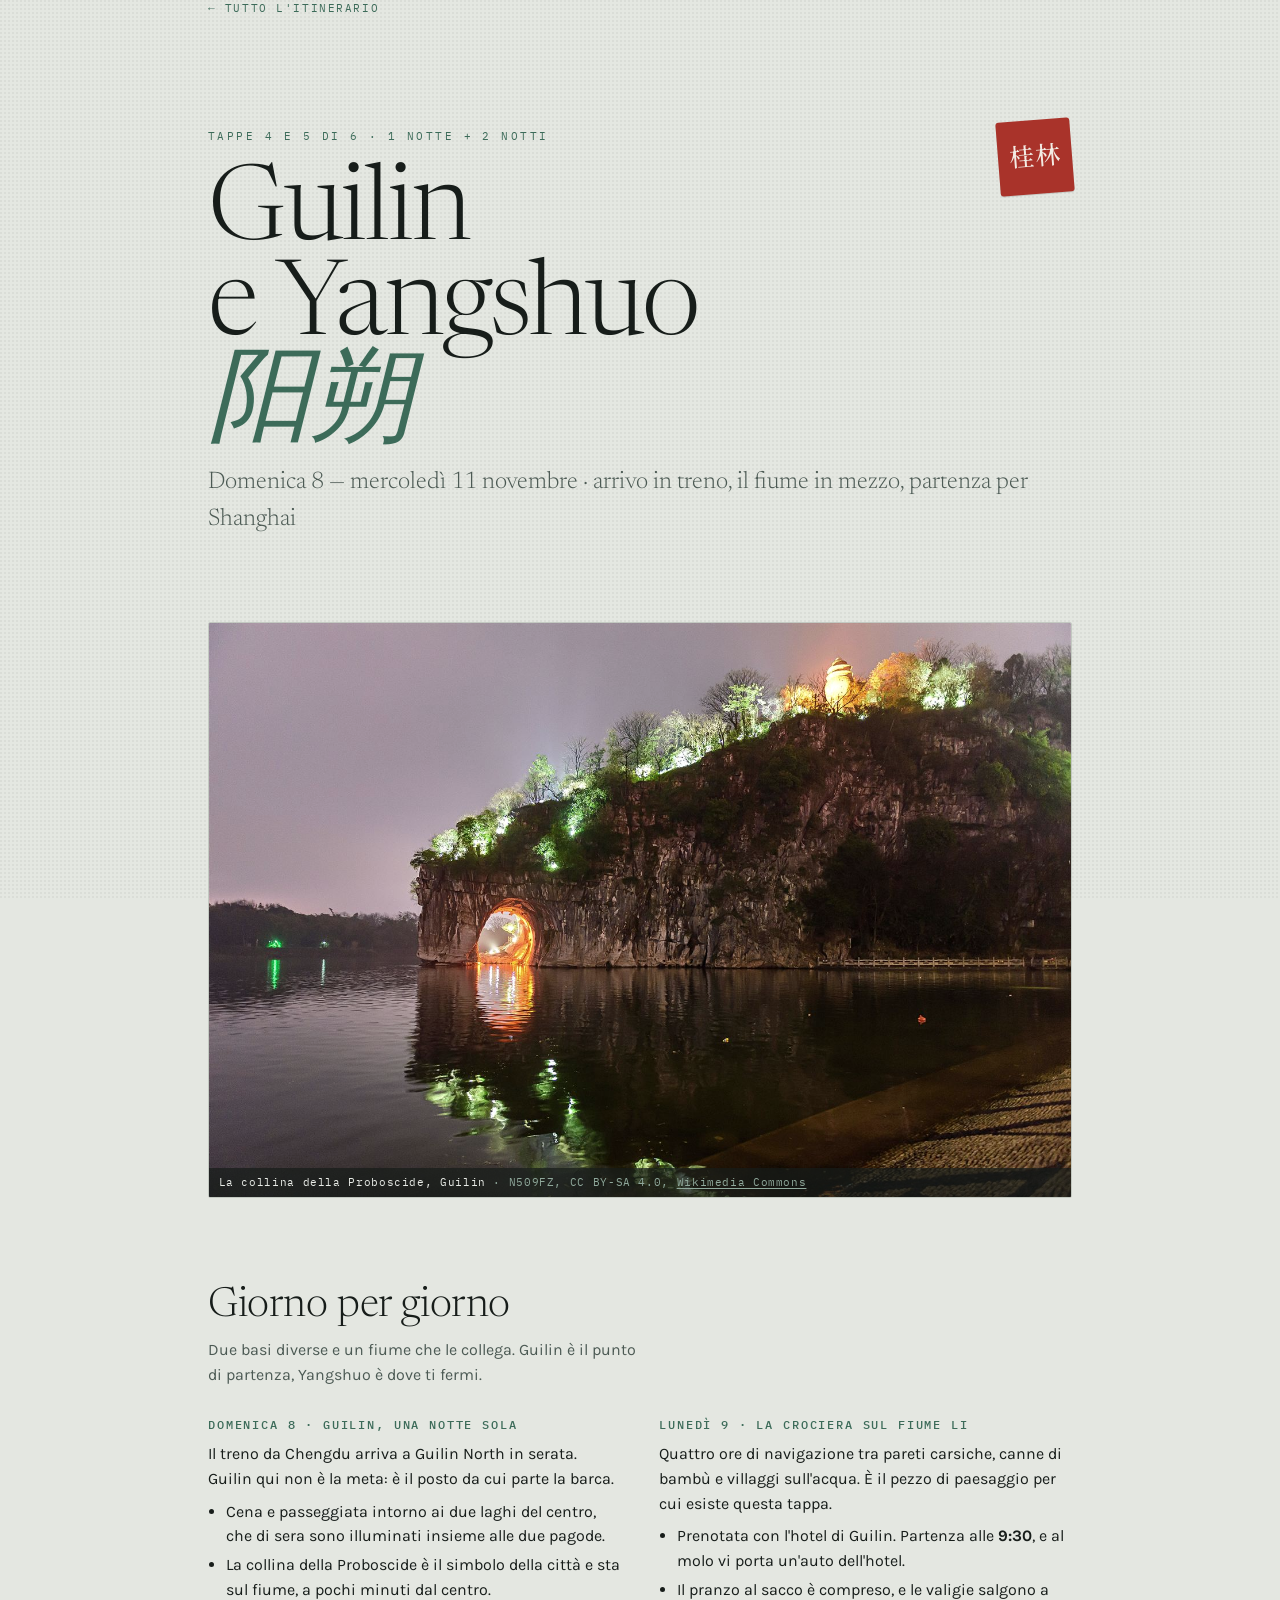
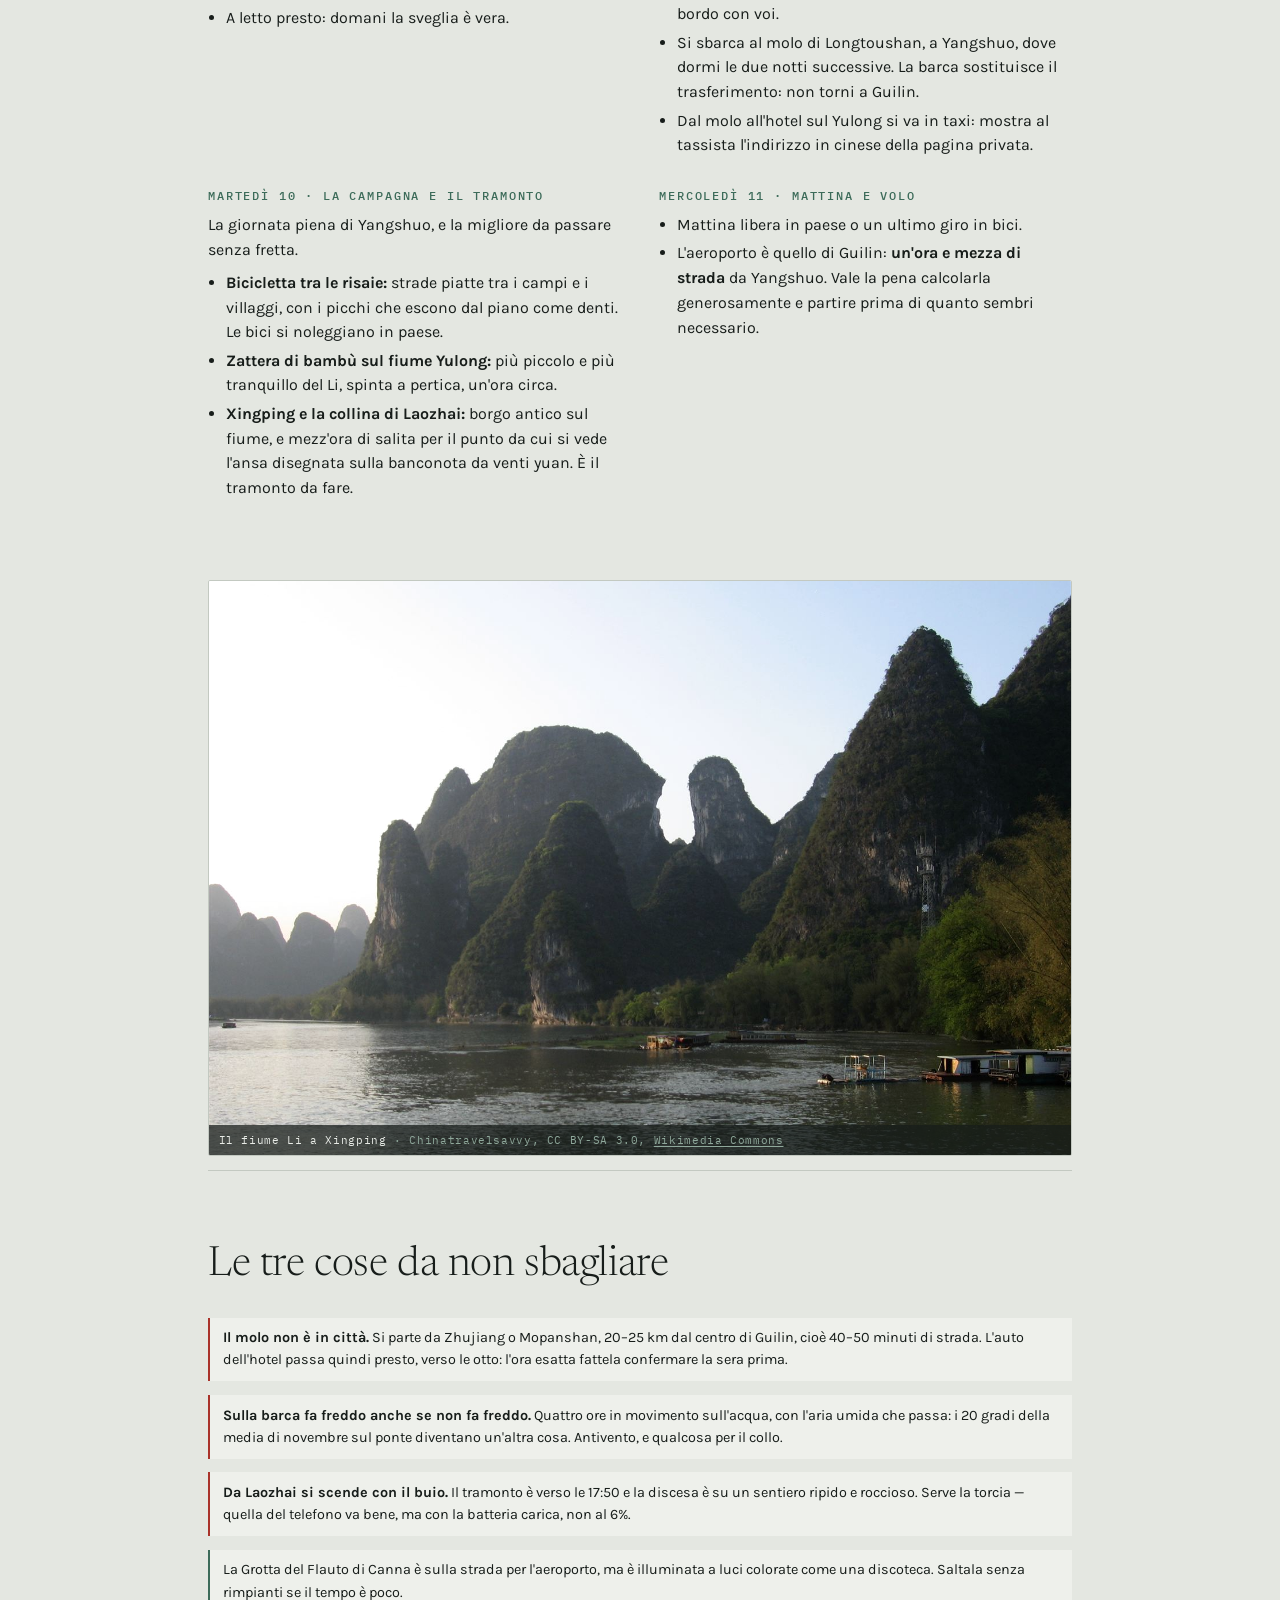
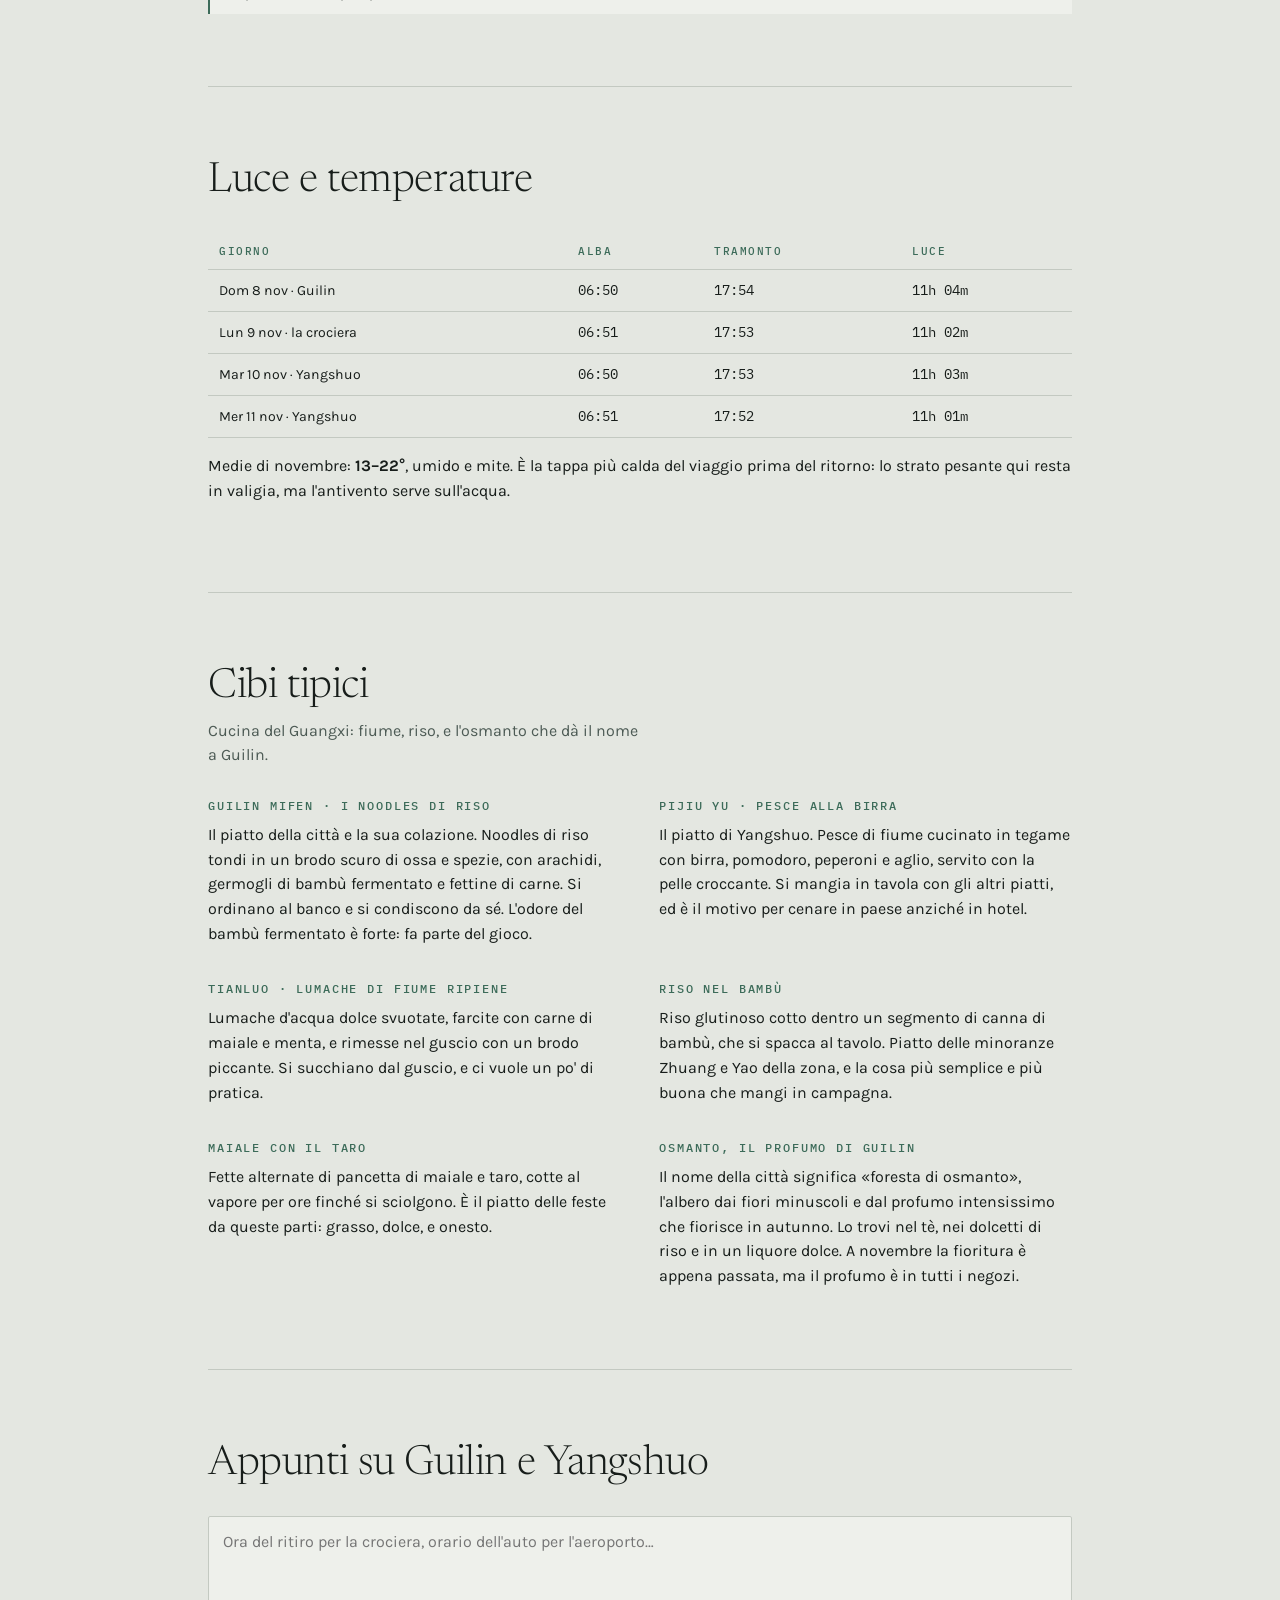
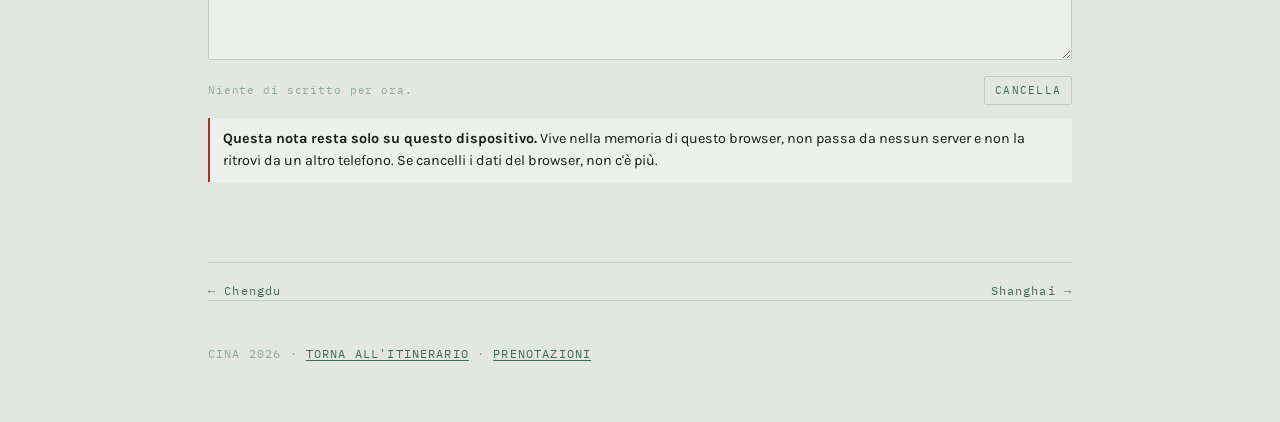
<file: tappe/guilin-yangshuo.html>
<!DOCTYPE html>
<html lang="it">
<head>
<meta charset="utf-8">
<meta name="viewport" content="width=device-width, initial-scale=1">
<title>Guilin e Yangshuo · Cina 2026</title>
<meta name="description" content="Guilin e Yangshuo, 8–11 novembre 2026: crociera sul fiume Li, campagna in bicicletta, collina di Laozhai e il pesce alla birra.">
<link rel="stylesheet" href="../assets/fonts.css">
<link rel="stylesheet" href="../assets/site.css">
</head>
<body>
<div class="wrap">

  <p class="crumb"><a href="../index.html">← Tutto l'itinerario</a></p>

  <header class="hero">
    <div class="seal" aria-hidden="true">桂林</div>
    <p class="eyebrow">Tappe 4 e 5 di 6 · 1 notte + 2 notti</p>
    <h1>Guilin<br>e Yangshuo<br><em>阳朔</em></h1>
    <p class="dates">Domenica 8 — mercoledì 11 novembre · arrivo in treno, il fiume in mezzo, partenza per Shanghai</p>
  </header>

  <figure class="shot" data-ph="桂林"
    data-file="Guilin Elephant Hill at night (20240217201207).jpg"
    data-author="N509FZ" data-license="CC BY-SA 4.0">
    <img src="../img/guilin-collina.jpg" alt="La collina della Proboscide illuminata di notte a Guilin" decoding="async" onerror="this.remove()">
    <figcaption>La collina della Proboscide, Guilin <span>· foto: —</span></figcaption>
  </figure>

  <section id="giorni">
    <div class="shead">
      <h2>Giorno per giorno</h2>
      <p>Due basi diverse e un fiume che le collega. Guilin è il punto di partenza, Yangshuo è dove ti fermi.</p>
    </div>

    <div class="grid">
      <div class="card reveal">
        <h4>Domenica 8 · Guilin, una notte sola</h4>
        <p>Il treno da Chengdu arriva a Guilin North in serata. Guilin qui non è la meta: è il posto da cui parte la barca.</p>
        <ul>
          <li>Cena e passeggiata intorno ai due laghi del centro, che di sera sono illuminati insieme alle due pagode.</li>
          <li>La collina della Proboscide è il simbolo della città e sta sul fiume, a pochi minuti dal centro.</li>
          <li>A letto presto: domani la sveglia è vera.</li>
        </ul>
      </div>

      <div class="card reveal">
        <h4>Lunedì 9 · la crociera sul fiume Li</h4>
        <p>Quattro ore di navigazione tra pareti carsiche, canne di bambù e villaggi sull'acqua. È il pezzo di paesaggio per cui esiste questa tappa.</p>
        <ul>
          <li>Prenotata con l'hotel di Guilin. Partenza alle <b>9:30</b>, e al molo vi porta un'auto dell'hotel.</li>
          <li>Il pranzo al sacco è compreso, e le valigie salgono a bordo con voi.</li>
          <li>Si sbarca al molo di Longtoushan, a Yangshuo, dove dormi le due notti successive. La barca sostituisce il trasferimento: non torni a Guilin.</li>
          <li>Dal molo all'hotel sul Yulong si va in taxi: mostra al tassista l'indirizzo in cinese della pagina privata.</li>
        </ul>
      </div>

      <div class="card reveal">
        <h4>Martedì 10 · la campagna e il tramonto</h4>
        <p>La giornata piena di Yangshuo, e la migliore da passare senza fretta.</p>
        <ul>
          <li><b>Bicicletta tra le risaie:</b> strade piatte tra i campi e i villaggi, con i picchi che escono dal piano come denti. Le bici si noleggiano in paese.</li>
          <li><b>Zattera di bambù sul fiume Yulong:</b> più piccolo e più tranquillo del Li, spinta a pertica, un'ora circa.</li>
          <li><b>Xingping e la collina di Laozhai:</b> borgo antico sul fiume, e mezz'ora di salita per il punto da cui si vede l'ansa disegnata sulla banconota da venti yuan. È il tramonto da fare.</li>
        </ul>
      </div>

      <div class="card reveal">
        <h4>Mercoledì 11 · mattina e volo</h4>
        <ul>
          <li>Mattina libera in paese o un ultimo giro in bici.</li>
          <li>L'aeroporto è quello di Guilin: <b>un'ora e mezza di strada</b> da Yangshuo. Vale la pena calcolarla generosamente e partire prima di quanto sembri necessario.</li>
        </ul>
      </div>
    </div>
  </section>

  <figure class="shot" data-ph="阳朔"
    data-file="Li River at Xingping 1.jpg"
    data-author="Chinatravelsavvy" data-license="CC BY-SA 3.0">
    <img src="../img/yangshuo-fiumeli.jpg" alt="Il fiume Li a Xingping tra i picchi carsici" loading="lazy" decoding="async" onerror="this.remove()">
    <figcaption>Il fiume Li a Xingping <span>· foto: —</span></figcaption>
  </figure>

  <section id="attenzione">
    <div class="shead">
      <h2>Le tre cose da non sbagliare</h2>
    </div>

    <p class="note warn"><b>Il molo non è in città.</b> Si parte da Zhujiang o Mopanshan, 20–25 km dal centro di Guilin, cioè 40–50 minuti di strada. L'auto dell'hotel passa quindi presto, verso le otto: l'ora esatta fattela confermare la sera prima.</p>

    <p class="note warn"><b>Sulla barca fa freddo anche se non fa freddo.</b> Quattro ore in movimento sull'acqua, con l'aria umida che passa: i 20 gradi della media di novembre sul ponte diventano un'altra cosa. Antivento, e qualcosa per il collo.</p>

    <p class="note warn"><b>Da Laozhai si scende con il buio.</b> Il tramonto è verso le 17:50 e la discesa è su un sentiero ripido e roccioso. Serve la torcia — quella del telefono va bene, ma con la batteria carica, non al 6%.</p>

    <p class="note">La Grotta del Flauto di Canna è sulla strada per l'aeroporto, ma è illuminata a luci colorate come una discoteca. Saltala senza rimpianti se il tempo è poco.</p>
  </section>

  <section id="luce">
    <div class="shead">
      <h2>Luce e temperature</h2>
    </div>
    <div class="tablewrap">
      <table>
        <thead>
          <tr><th>Giorno</th><th>Alba</th><th>Tramonto</th><th>Luce</th></tr>
        </thead>
        <tbody>
          <tr><td>Dom 8 nov · Guilin</td><td class="n">06:50</td><td class="n">17:54</td><td class="n">11h 04m</td></tr>
          <tr><td>Lun 9 nov · la crociera</td><td class="n">06:51</td><td class="n">17:53</td><td class="n">11h 02m</td></tr>
          <tr><td>Mar 10 nov · Yangshuo</td><td class="n">06:50</td><td class="n">17:53</td><td class="n">11h 03m</td></tr>
          <tr><td>Mer 11 nov · Yangshuo</td><td class="n">06:51</td><td class="n">17:52</td><td class="n">11h 01m</td></tr>
        </tbody>
      </table>
    </div>
    <p>Medie di novembre: <b>13–22°</b>, umido e mite. È la tappa più calda del viaggio prima del ritorno: lo strato pesante qui resta in valigia, ma l'antivento serve sull'acqua.</p>
  </section>

  <section id="cibo">
    <div class="shead">
      <h2>Cibi tipici</h2>
      <p>Cucina del Guangxi: fiume, riso, e l'osmanto che dà il nome a Guilin.</p>
    </div>
    <div class="grid">
      <div class="card reveal">
        <h4>Guilin mifen · i noodles di riso</h4>
        <p>Il piatto della città e la sua colazione. Noodles di riso tondi in un brodo scuro di ossa e spezie, con arachidi, germogli di bambù fermentato e fettine di carne. Si ordinano al banco e si condiscono da sé. L'odore del bambù fermentato è forte: fa parte del gioco.</p>
      </div>
      <div class="card reveal">
        <h4>Pijiu yu · pesce alla birra</h4>
        <p>Il piatto di Yangshuo. Pesce di fiume cucinato in tegame con birra, pomodoro, peperoni e aglio, servito con la pelle croccante. Si mangia in tavola con gli altri piatti, ed è il motivo per cenare in paese anziché in hotel.</p>
      </div>
      <div class="card reveal">
        <h4>Tianluo · lumache di fiume ripiene</h4>
        <p>Lumache d'acqua dolce svuotate, farcite con carne di maiale e menta, e rimesse nel guscio con un brodo piccante. Si succhiano dal guscio, e ci vuole un po' di pratica.</p>
      </div>
      <div class="card reveal">
        <h4>Riso nel bambù</h4>
        <p>Riso glutinoso cotto dentro un segmento di canna di bambù, che si spacca al tavolo. Piatto delle minoranze Zhuang e Yao della zona, e la cosa più semplice e più buona che mangi in campagna.</p>
      </div>
      <div class="card reveal">
        <h4>Maiale con il taro</h4>
        <p>Fette alternate di pancetta di maiale e taro, cotte al vapore per ore finché si sciolgono. È il piatto delle feste da queste parti: grasso, dolce, e onesto.</p>
      </div>
      <div class="card reveal">
        <h4>Osmanto, il profumo di Guilin</h4>
        <p>Il nome della città significa «foresta di osmanto», l'albero dai fiori minuscoli e dal profumo intensissimo che fiorisce in autunno. Lo trovi nel tè, nei dolcetti di riso e in un liquore dolce. A novembre la fioritura è appena passata, ma il profumo è in tutti i negozi.</p>
      </div>
    </div>
  </section>

  <section id="appunti-guilin">
    <div class="shead">
      <h2>Appunti su Guilin e Yangshuo</h2>
    </div>
    <div class="nota">
      <textarea data-nota="guilin-yangshuo" placeholder="Ora del ritiro per la crociera, orario dell'auto per l'aeroporto…"></textarea>
      <div class="nota-bar">
        <span data-nota-stato="guilin-yangshuo"></span>
        <button type="button" data-nota-cancella="guilin-yangshuo">Cancella</button>
      </div>
    </div>
    <p class="note warn"><b>Questa nota resta solo su questo dispositivo.</b> Vive nella memoria di questo browser, non passa da nessun server e non la ritrovi da un altro telefono. Se cancelli i dati del browser, non c'è più.</p>
  </section>

  <nav class="stagenav">
    <a href="chengdu.html">← Chengdu</a>
    <a href="shanghai.html">Shanghai →</a>
  </nav>

  <footer>
    <p>Cina 2026 · <a href="../index.html">torna all'itinerario</a> · <a href="../privato.html">prenotazioni</a></p>
  </footer>

</div>
<script src="../assets/site.js" defer></script>
</body>
</html>
</file>
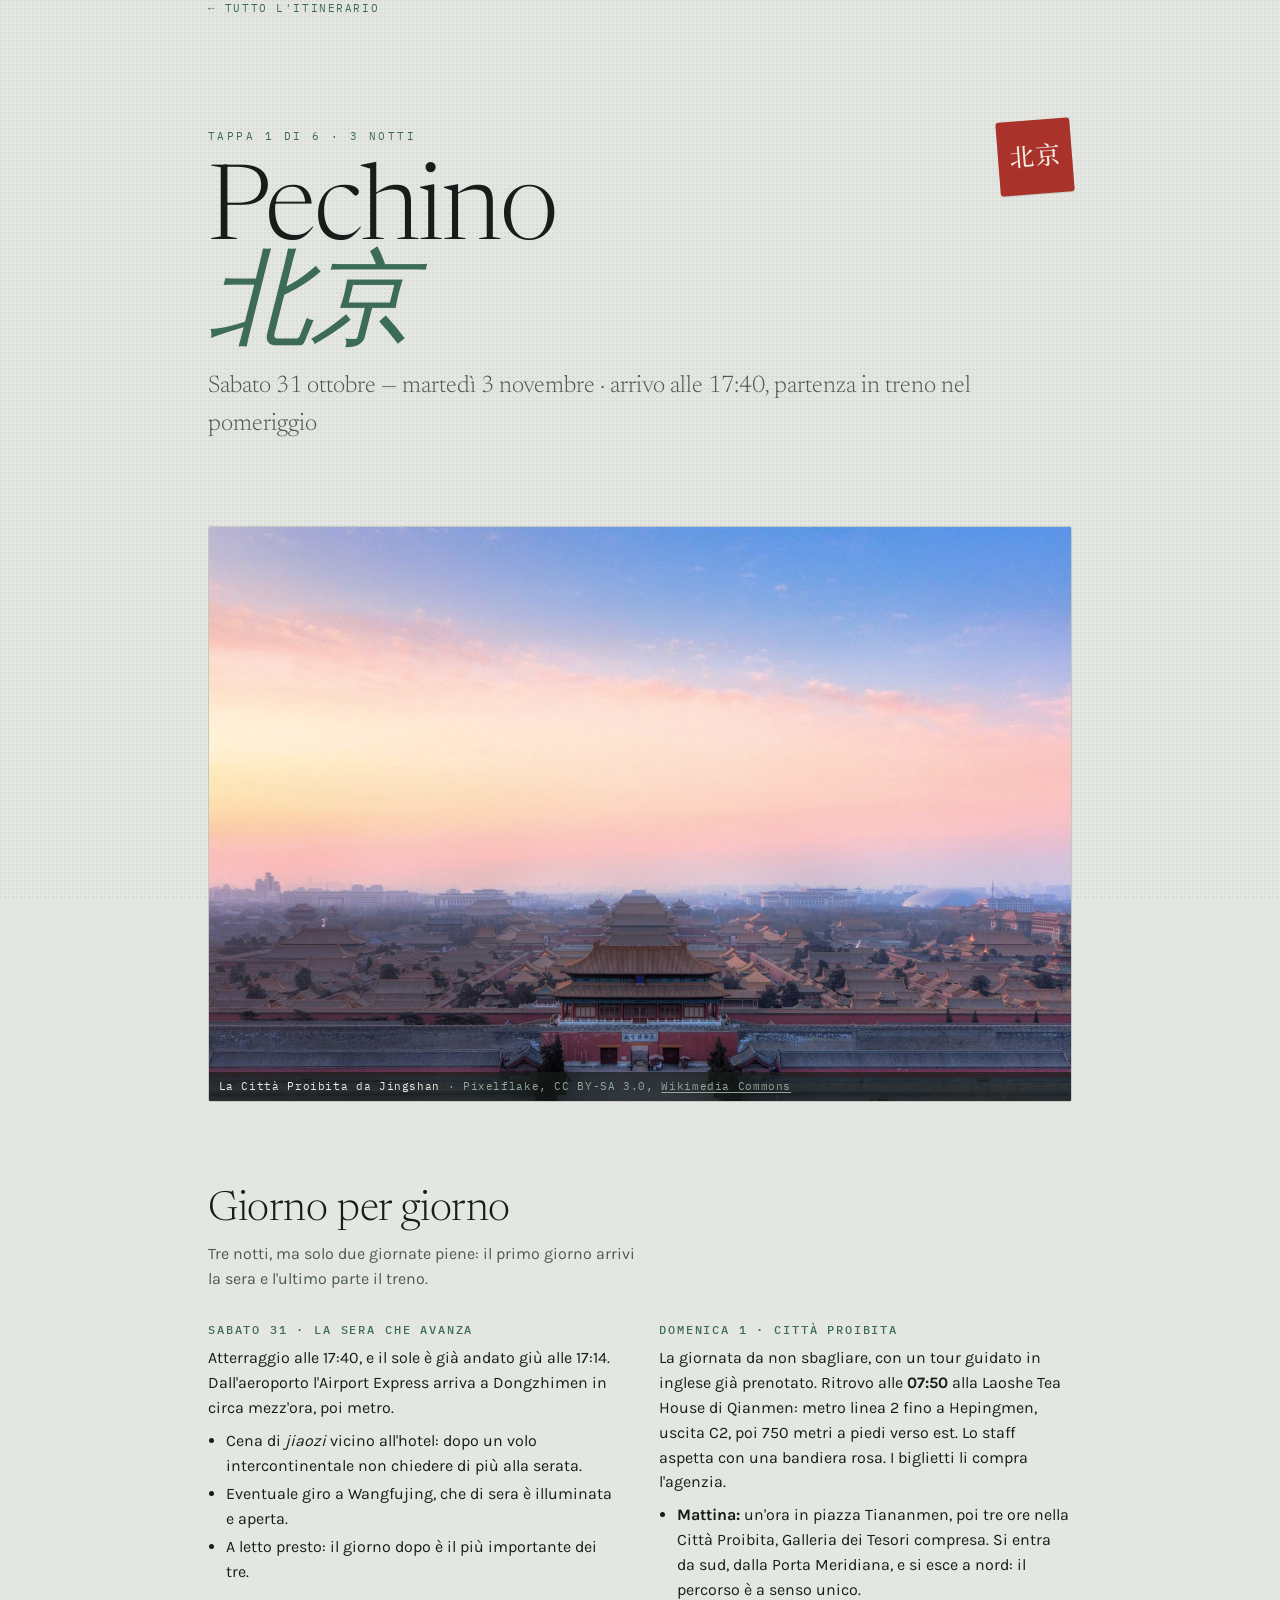
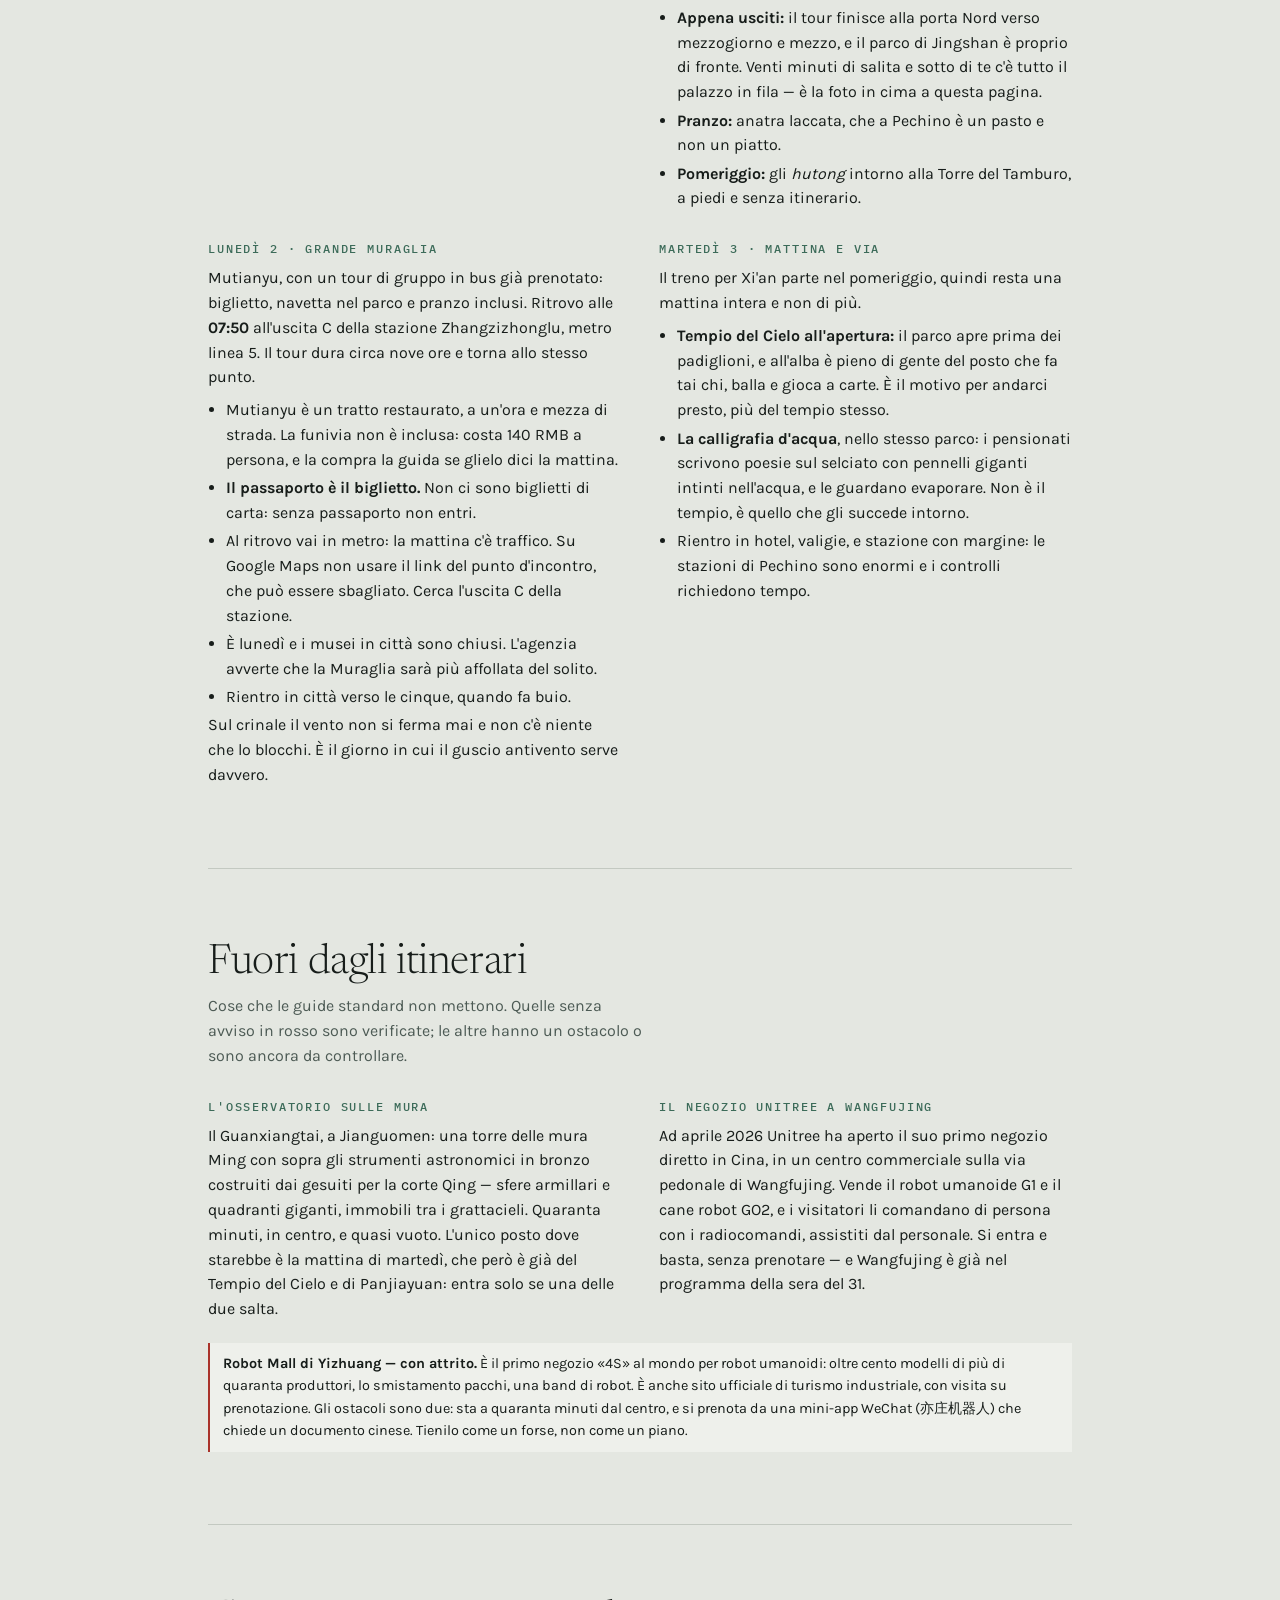
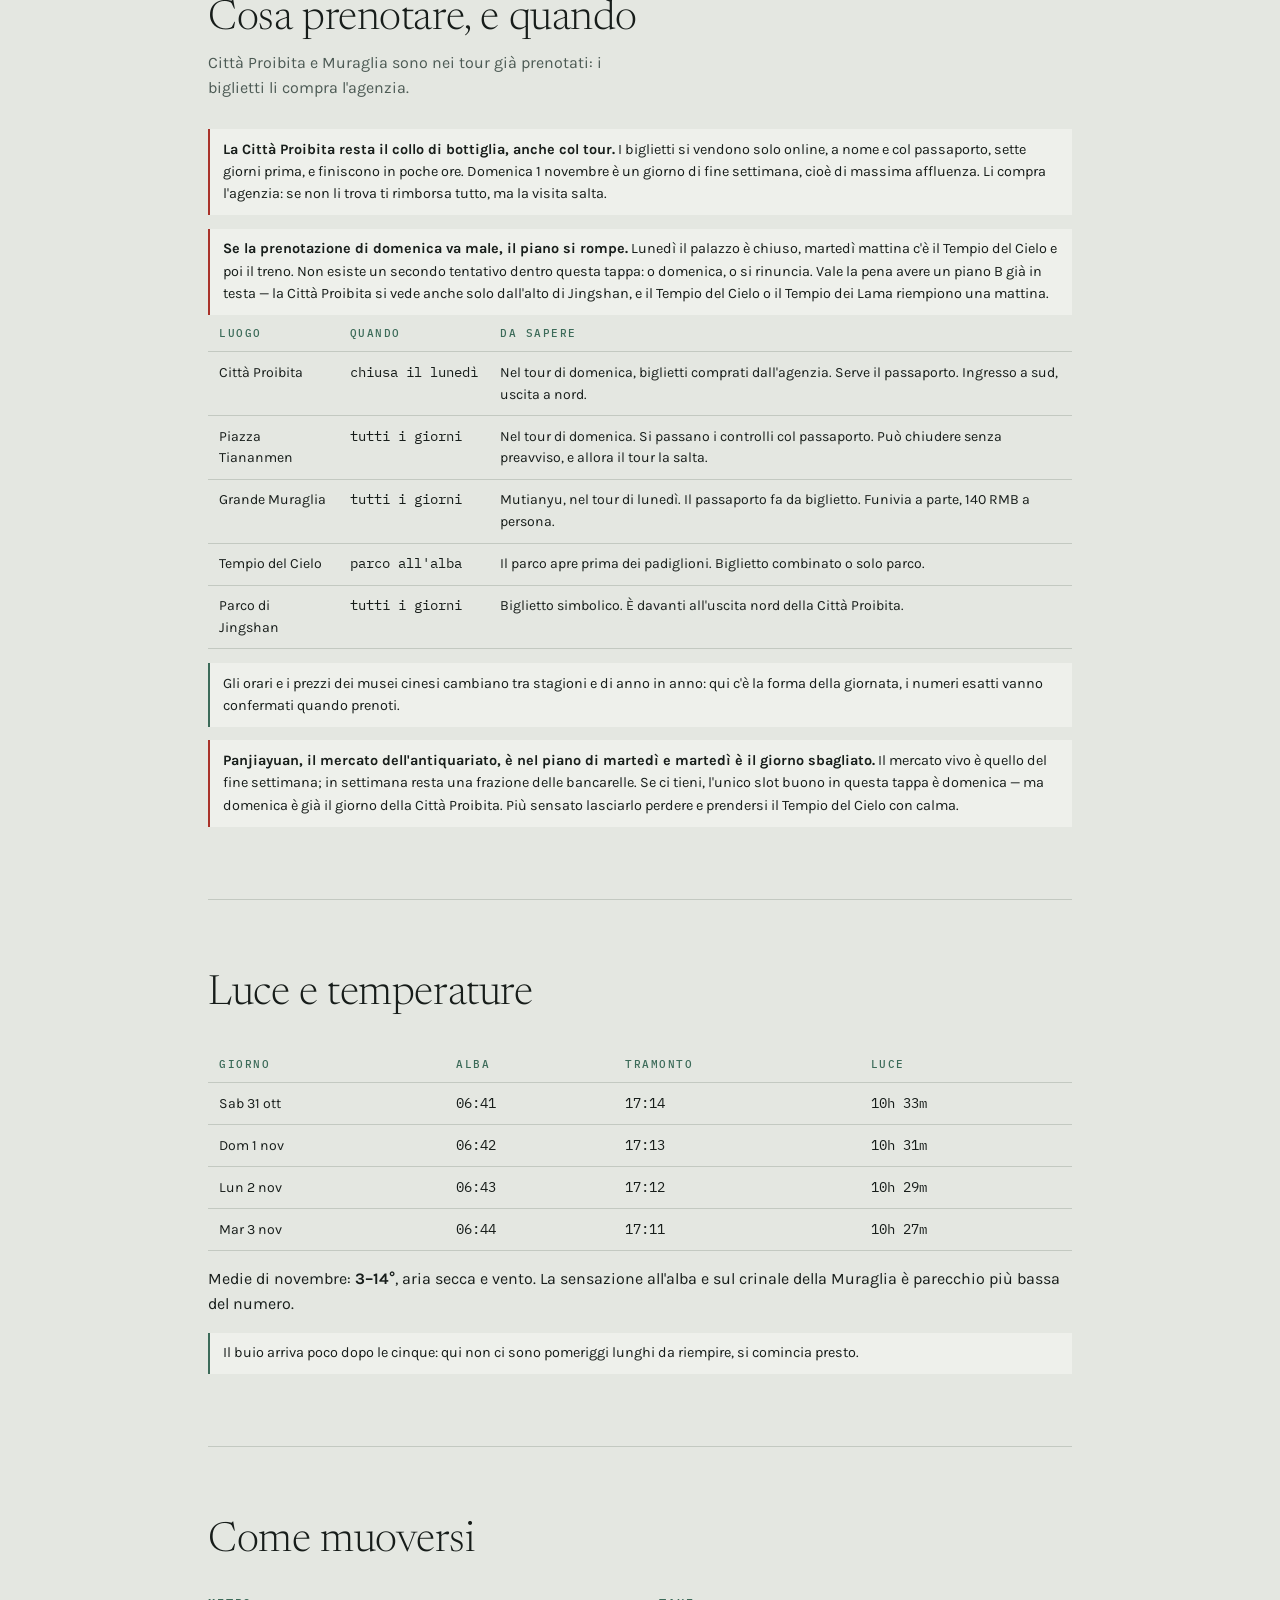
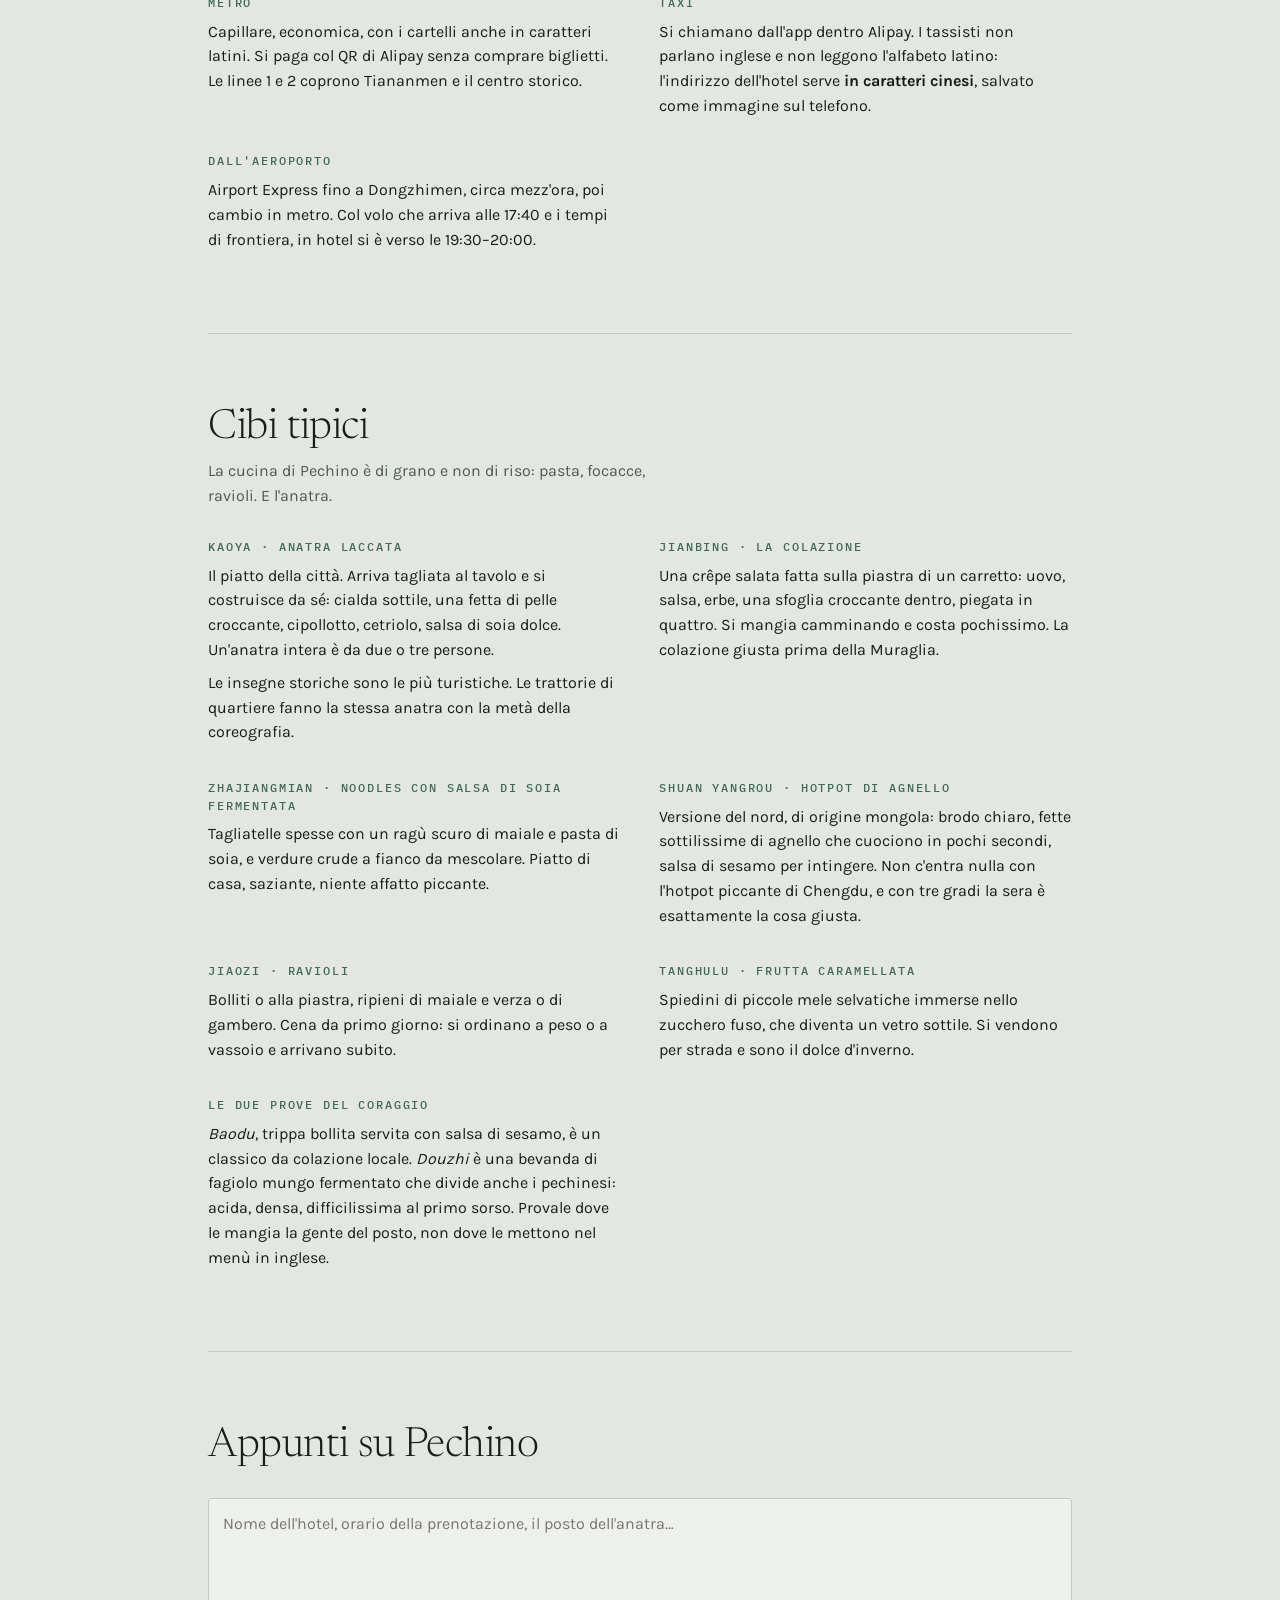
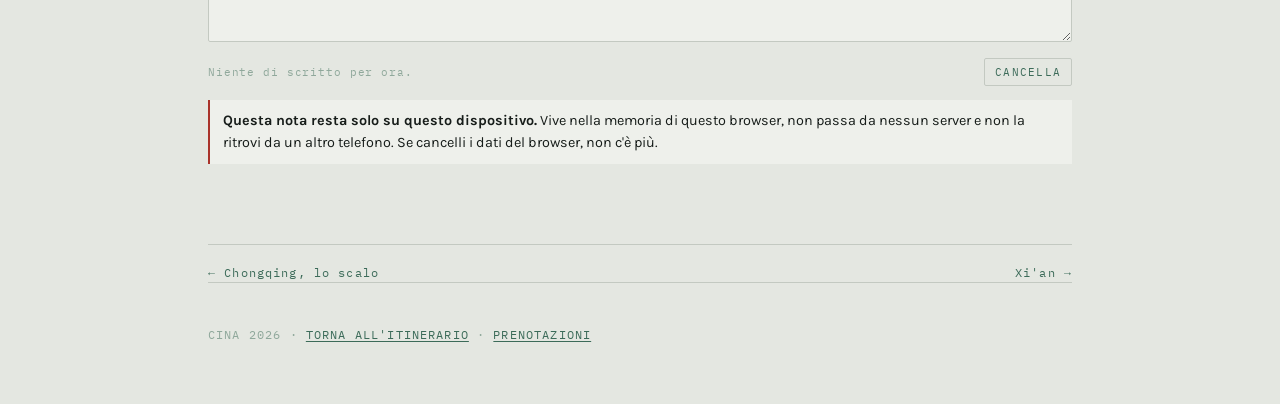
<file: tappe/pechino.html>
<!DOCTYPE html>
<html lang="it">
<head>
<meta charset="utf-8">
<meta name="viewport" content="width=device-width, initial-scale=1">
<title>Pechino · Cina 2026</title>
<meta name="description" content="Pechino, 31 ottobre – 3 novembre 2026: Città Proibita, Grande Muraglia, Tempio del Cielo, orari, prenotazioni e cibi tipici.">
<link rel="stylesheet" href="../assets/fonts.css">
<link rel="stylesheet" href="../assets/site.css">
</head>
<body>
<div class="wrap">

  <p class="crumb"><a href="../index.html">← Tutto l'itinerario</a></p>

  <header class="hero">
    <div class="seal" aria-hidden="true">北京</div>
    <p class="eyebrow">Tappa 1 di 6 · 3 notti</p>
    <h1>Pechino<br><em>北京</em></h1>
    <p class="dates">Sabato 31 ottobre — martedì 3 novembre · arrivo alle 17:40, partenza in treno nel pomeriggio</p>
  </header>

  <figure class="shot" data-ph="北京"
    data-file="The Forbidden City - View from Coal Hill.jpg"
    data-author="Pixelflake" data-license="CC BY-SA 3.0">
    <img src="../img/pechino-cittaproibita.jpg" alt="La Città Proibita vista dalla collina di Jingshan" decoding="async" onerror="this.remove()">
    <figcaption>La Città Proibita da Jingshan <span>· foto: —</span></figcaption>
  </figure>

  <section id="giorni">
    <div class="shead">
      <h2>Giorno per giorno</h2>
      <p>Tre notti, ma solo due giornate piene: il primo giorno arrivi la sera e l'ultimo parte il treno.</p>
    </div>

    <div class="grid">
      <div class="card reveal">
        <h4>Sabato 31 · la sera che avanza</h4>
        <p>Atterraggio alle 17:40, e il sole è già andato giù alle 17:14. Dall'aeroporto l'Airport Express arriva a Dongzhimen in circa mezz'ora, poi metro.</p>
        <ul>
          <li>Cena di <em>jiaozi</em> vicino all'hotel: dopo un volo intercontinentale non chiedere di più alla serata.</li>
          <li>Eventuale giro a Wangfujing, che di sera è illuminata e aperta.</li>
          <li>A letto presto: il giorno dopo è il più importante dei tre.</li>
        </ul>
      </div>

      <div class="card reveal">
        <h4>Domenica 1 · Città Proibita</h4>
        <p>La giornata da non sbagliare, con un tour guidato in inglese già prenotato. Ritrovo alle <b>07:50</b> alla Laoshe Tea House di Qianmen: metro linea 2 fino a Hepingmen, uscita C2, poi 750 metri a piedi verso est. Lo staff aspetta con una bandiera rosa. I biglietti li compra l'agenzia.</p>
        <ul>
          <li><b>Mattina:</b> un'ora in piazza Tiananmen, poi tre ore nella Città Proibita, Galleria dei Tesori compresa. Si entra da sud, dalla Porta Meridiana, e si esce a nord: il percorso è a senso unico.</li>
          <li><b>Appena usciti:</b> il tour finisce alla porta Nord verso mezzogiorno e mezzo, e il parco di Jingshan è proprio di fronte. Venti minuti di salita e sotto di te c'è tutto il palazzo in fila — è la foto in cima a questa pagina.</li>
          <li><b>Pranzo:</b> anatra laccata, che a Pechino è un pasto e non un piatto.</li>
          <li><b>Pomeriggio:</b> gli <em>hutong</em> intorno alla Torre del Tamburo, a piedi e senza itinerario.</li>
        </ul>
      </div>

      <div class="card reveal">
        <h4>Lunedì 2 · Grande Muraglia</h4>
        <p>Mutianyu, con un tour di gruppo in bus già prenotato: biglietto, navetta nel parco e pranzo inclusi. Ritrovo alle <b>07:50</b> all'uscita C della stazione Zhangzizhonglu, metro linea 5. Il tour dura circa nove ore e torna allo stesso punto.</p>
        <ul>
          <li>Mutianyu è un tratto restaurato, a un'ora e mezza di strada. La funivia non è inclusa: costa 140 RMB a persona, e la compra la guida se glielo dici la mattina.</li>
          <li><b>Il passaporto è il biglietto.</b> Non ci sono biglietti di carta: senza passaporto non entri.</li>
          <li>Al ritrovo vai in metro: la mattina c'è traffico. Su Google Maps non usare il link del punto d'incontro, che può essere sbagliato. Cerca l'uscita C della stazione.</li>
          <li>È lunedì e i musei in città sono chiusi. L'agenzia avverte che la Muraglia sarà più affollata del solito.</li>
          <li>Rientro in città verso le cinque, quando fa buio.</li>
        </ul>
        <p>Sul crinale il vento non si ferma mai e non c'è niente che lo blocchi. È il giorno in cui il guscio antivento serve davvero.</p>
      </div>

      <div class="card reveal">
        <h4>Martedì 3 · mattina e via</h4>
        <p>Il treno per Xi'an parte nel pomeriggio, quindi resta una mattina intera e non di più.</p>
        <ul>
          <li><b>Tempio del Cielo all'apertura:</b> il parco apre prima dei padiglioni, e all'alba è pieno di gente del posto che fa tai chi, balla e gioca a carte. È il motivo per andarci presto, più del tempio stesso.</li>
          <li><b>La calligrafia d'acqua</b>, nello stesso parco: i pensionati scrivono poesie sul selciato con pennelli giganti intinti nell'acqua, e le guardano evaporare. Non è il tempio, è quello che gli succede intorno.</li>
          <li>Rientro in hotel, valigie, e stazione con margine: le stazioni di Pechino sono enormi e i controlli richiedono tempo.</li>
        </ul>
      </div>
    </div>
  </section>

  <section id="fuori">
    <div class="shead">
      <h2>Fuori dagli itinerari</h2>
      <p>Cose che le guide standard non mettono. Quelle senza avviso in rosso sono verificate; le altre hanno un ostacolo o sono ancora da controllare.</p>
    </div>
    <div class="grid">
      <div class="card reveal">
        <h4>L'osservatorio sulle mura</h4>
        <p>Il Guanxiangtai, a Jianguomen: una torre delle mura Ming con sopra gli strumenti astronomici in bronzo costruiti dai gesuiti per la corte Qing — sfere armillari e quadranti giganti, immobili tra i grattacieli. Quaranta minuti, in centro, e quasi vuoto. L'unico posto dove starebbe è la mattina di martedì, che però è già del Tempio del Cielo e di Panjiayuan: entra solo se una delle due salta.</p>
      </div>
      <div class="card reveal">
        <h4>Il negozio Unitree a Wangfujing</h4>
        <p>Ad aprile 2026 Unitree ha aperto il suo primo negozio diretto in Cina, in un centro commerciale sulla via pedonale di Wangfujing. Vende il robot umanoide G1 e il cane robot GO2, e i visitatori li comandano di persona con i radiocomandi, assistiti dal personale. Si entra e basta, senza prenotare — e Wangfujing è già nel programma della sera del 31.</p>
      </div>
    </div>
    <p class="note warn"><b>Robot Mall di Yizhuang — con attrito.</b> È il primo negozio «4S» al mondo per robot umanoidi: oltre cento modelli di più di quaranta produttori, lo smistamento pacchi, una band di robot. È anche sito ufficiale di turismo industriale, con visita su prenotazione. Gli ostacoli sono due: sta a quaranta minuti dal centro, e si prenota da una mini-app WeChat (<span class="cn">亦庄机器人</span>) che chiede un documento cinese. Tienilo come un forse, non come un piano.</p>
  </section>

  <section id="prenotare">
    <div class="shead">
      <h2>Cosa prenotare, e quando</h2>
      <p>Città Proibita e Muraglia sono nei tour già prenotati: i biglietti li compra l'agenzia.</p>
    </div>

    <p class="note warn"><b>La Città Proibita resta il collo di bottiglia, anche col tour.</b> I biglietti si vendono solo online, a nome e col passaporto, sette giorni prima, e finiscono in poche ore. Domenica 1 novembre è un giorno di fine settimana, cioè di massima affluenza. Li compra l'agenzia: se non li trova ti rimborsa tutto, ma la visita salta.</p>

    <p class="note warn"><b>Se la prenotazione di domenica va male, il piano si rompe.</b> Lunedì il palazzo è chiuso, martedì mattina c'è il Tempio del Cielo e poi il treno. Non esiste un secondo tentativo dentro questa tappa: o domenica, o si rinuncia. Vale la pena avere un piano B già in testa — la Città Proibita si vede anche solo dall'alto di Jingshan, e il Tempio del Cielo o il Tempio dei Lama riempiono una mattina.</p>

    <div class="tablewrap">
      <table>
        <thead>
          <tr><th>Luogo</th><th>Quando</th><th>Da sapere</th></tr>
        </thead>
        <tbody>
          <tr>
            <td>Città Proibita</td>
            <td class="n">chiusa il lunedì</td>
            <td>Nel tour di domenica, biglietti comprati dall'agenzia. Serve il passaporto. Ingresso a sud, uscita a nord.</td>
          </tr>
          <tr>
            <td>Piazza Tiananmen</td>
            <td class="n">tutti i giorni</td>
            <td>Nel tour di domenica. Si passano i controlli col passaporto. Può chiudere senza preavviso, e allora il tour la salta.</td>
          </tr>
          <tr>
            <td>Grande Muraglia</td>
            <td class="n">tutti i giorni</td>
            <td>Mutianyu, nel tour di lunedì. Il passaporto fa da biglietto. Funivia a parte, 140 RMB a persona.</td>
          </tr>
          <tr>
            <td>Tempio del Cielo</td>
            <td class="n">parco all'alba</td>
            <td>Il parco apre prima dei padiglioni. Biglietto combinato o solo parco.</td>
          </tr>
          <tr>
            <td>Parco di Jingshan</td>
            <td class="n">tutti i giorni</td>
            <td>Biglietto simbolico. È davanti all'uscita nord della Città Proibita.</td>
          </tr>
        </tbody>
      </table>
    </div>
    <p class="note">Gli orari e i prezzi dei musei cinesi cambiano tra stagioni e di anno in anno: qui c'è la forma della giornata, i numeri esatti vanno confermati quando prenoti.</p>

    <p class="note warn"><b>Panjiayuan, il mercato dell'antiquariato, è nel piano di martedì e martedì è il giorno sbagliato.</b> Il mercato vivo è quello del fine settimana; in settimana resta una frazione delle bancarelle. Se ci tieni, l'unico slot buono in questa tappa è domenica — ma domenica è già il giorno della Città Proibita. Più sensato lasciarlo perdere e prendersi il Tempio del Cielo con calma.</p>
  </section>

  <section id="luce">
    <div class="shead">
      <h2>Luce e temperature</h2>
    </div>
    <div class="tablewrap">
      <table>
        <thead>
          <tr><th>Giorno</th><th>Alba</th><th>Tramonto</th><th>Luce</th></tr>
        </thead>
        <tbody>
          <tr><td>Sab 31 ott</td><td class="n">06:41</td><td class="n">17:14</td><td class="n">10h 33m</td></tr>
          <tr><td>Dom 1 nov</td><td class="n">06:42</td><td class="n">17:13</td><td class="n">10h 31m</td></tr>
          <tr><td>Lun 2 nov</td><td class="n">06:43</td><td class="n">17:12</td><td class="n">10h 29m</td></tr>
          <tr><td>Mar 3 nov</td><td class="n">06:44</td><td class="n">17:11</td><td class="n">10h 27m</td></tr>
        </tbody>
      </table>
    </div>
    <p>Medie di novembre: <b>3–14°</b>, aria secca e vento. La sensazione all'alba e sul crinale della Muraglia è parecchio più bassa del numero.</p>
    <p class="note">Il buio arriva poco dopo le cinque: qui non ci sono pomeriggi lunghi da riempire, si comincia presto.</p>
  </section>

  <section id="muoversi">
    <div class="shead">
      <h2>Come muoversi</h2>
    </div>
    <div class="grid">
      <div class="card reveal">
        <h4>Metro</h4>
        <p>Capillare, economica, con i cartelli anche in caratteri latini. Si paga col QR di Alipay senza comprare biglietti. Le linee 1 e 2 coprono Tiananmen e il centro storico.</p>
      </div>
      <div class="card reveal">
        <h4>Taxi</h4>
        <p>Si chiamano dall'app dentro Alipay. I tassisti non parlano inglese e non leggono l'alfabeto latino: l'indirizzo dell'hotel serve <b>in caratteri cinesi</b>, salvato come immagine sul telefono.</p>
      </div>
      <div class="card reveal">
        <h4>Dall'aeroporto</h4>
        <p>Airport Express fino a Dongzhimen, circa mezz'ora, poi cambio in metro. Col volo che arriva alle 17:40 e i tempi di frontiera, in hotel si è verso le 19:30–20:00.</p>
      </div>
    </div>
  </section>

  <section id="cibo">
    <div class="shead">
      <h2>Cibi tipici</h2>
      <p>La cucina di Pechino è di grano e non di riso: pasta, focacce, ravioli. E l'anatra.</p>
    </div>
    <div class="grid">
      <div class="card reveal">
        <h4>Kaoya · anatra laccata</h4>
        <p>Il piatto della città. Arriva tagliata al tavolo e si costruisce da sé: cialda sottile, una fetta di pelle croccante, cipollotto, cetriolo, salsa di soia dolce. Un'anatra intera è da due o tre persone.</p>
        <p>Le insegne storiche sono le più turistiche. Le trattorie di quartiere fanno la stessa anatra con la metà della coreografia.</p>
      </div>
      <div class="card reveal">
        <h4>Jianbing · la colazione</h4>
        <p>Una crêpe salata fatta sulla piastra di un carretto: uovo, salsa, erbe, una sfoglia croccante dentro, piegata in quattro. Si mangia camminando e costa pochissimo. La colazione giusta prima della Muraglia.</p>
      </div>
      <div class="card reveal">
        <h4>Zhajiangmian · noodles con salsa di soia fermentata</h4>
        <p>Tagliatelle spesse con un ragù scuro di maiale e pasta di soia, e verdure crude a fianco da mescolare. Piatto di casa, saziante, niente affatto piccante.</p>
      </div>
      <div class="card reveal">
        <h4>Shuan yangrou · hotpot di agnello</h4>
        <p>Versione del nord, di origine mongola: brodo chiaro, fette sottilissime di agnello che cuociono in pochi secondi, salsa di sesamo per intingere. Non c'entra nulla con l'hotpot piccante di Chengdu, e con tre gradi la sera è esattamente la cosa giusta.</p>
      </div>
      <div class="card reveal">
        <h4>Jiaozi · ravioli</h4>
        <p>Bolliti o alla piastra, ripieni di maiale e verza o di gambero. Cena da primo giorno: si ordinano a peso o a vassoio e arrivano subito.</p>
      </div>
      <div class="card reveal">
        <h4>Tanghulu · frutta caramellata</h4>
        <p>Spiedini di piccole mele selvatiche immerse nello zucchero fuso, che diventa un vetro sottile. Si vendono per strada e sono il dolce d'inverno.</p>
      </div>
      <div class="card reveal">
        <h4>Le due prove del coraggio</h4>
        <p><em>Baodu</em>, trippa bollita servita con salsa di sesamo, è un classico da colazione locale. <em>Douzhi</em> è una bevanda di fagiolo mungo fermentato che divide anche i pechinesi: acida, densa, difficilissima al primo sorso. Provale dove le mangia la gente del posto, non dove le mettono nel menù in inglese.</p>
      </div>
    </div>
  </section>

  <section id="appunti-pechino">
    <div class="shead">
      <h2>Appunti su Pechino</h2>
    </div>
    <div class="nota">
      <textarea data-nota="pechino" placeholder="Nome dell'hotel, orario della prenotazione, il posto dell'anatra…"></textarea>
      <div class="nota-bar">
        <span data-nota-stato="pechino"></span>
        <button type="button" data-nota-cancella="pechino">Cancella</button>
      </div>
    </div>
    <p class="note warn"><b>Questa nota resta solo su questo dispositivo.</b> Vive nella memoria di questo browser, non passa da nessun server e non la ritrovi da un altro telefono. Se cancelli i dati del browser, non c'è più.</p>
  </section>

  <nav class="stagenav">
    <a href="chongqing.html">← Chongqing, lo scalo</a>
    <a href="xian.html">Xi'an →</a>
  </nav>

  <footer>
    <p>Cina 2026 · <a href="../index.html">torna all'itinerario</a> · <a href="../privato.html">prenotazioni</a></p>
  </footer>

</div>
<script src="../assets/site.js" defer></script>
</body>
</html>
</file>
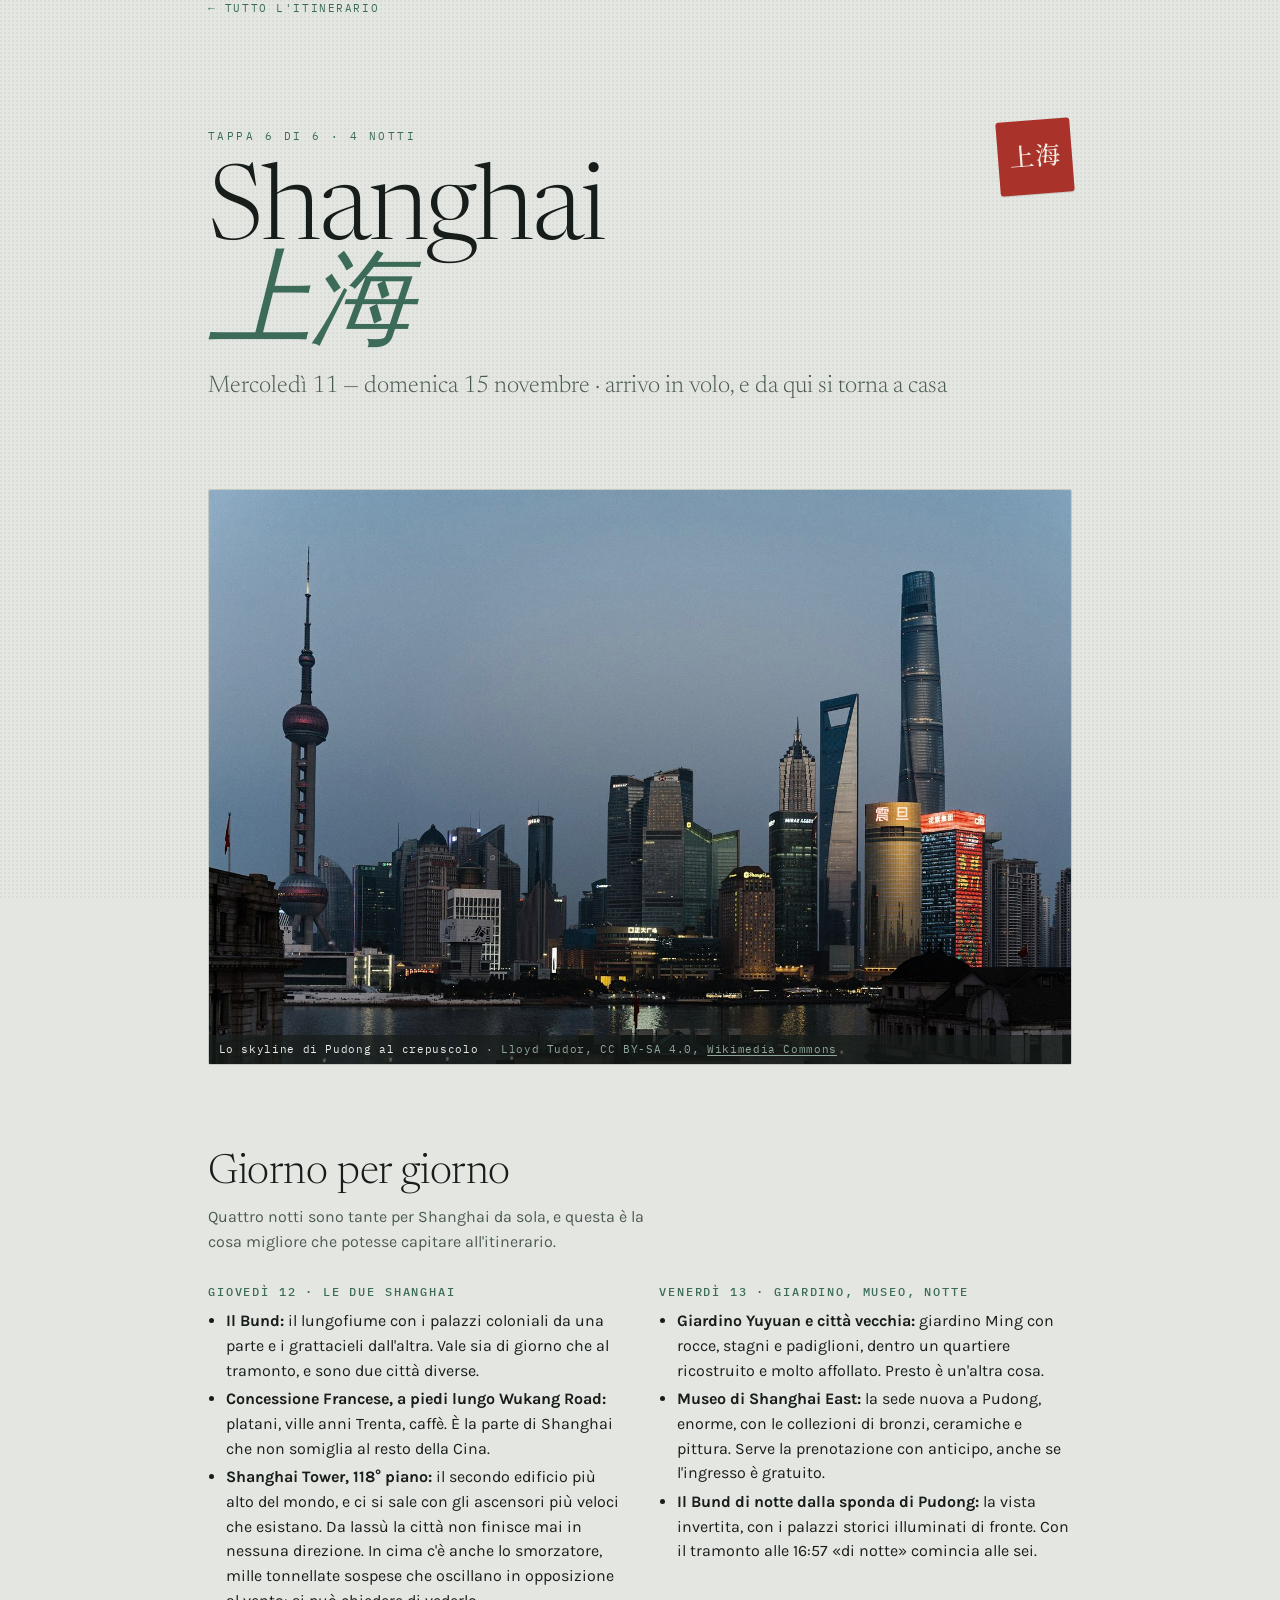
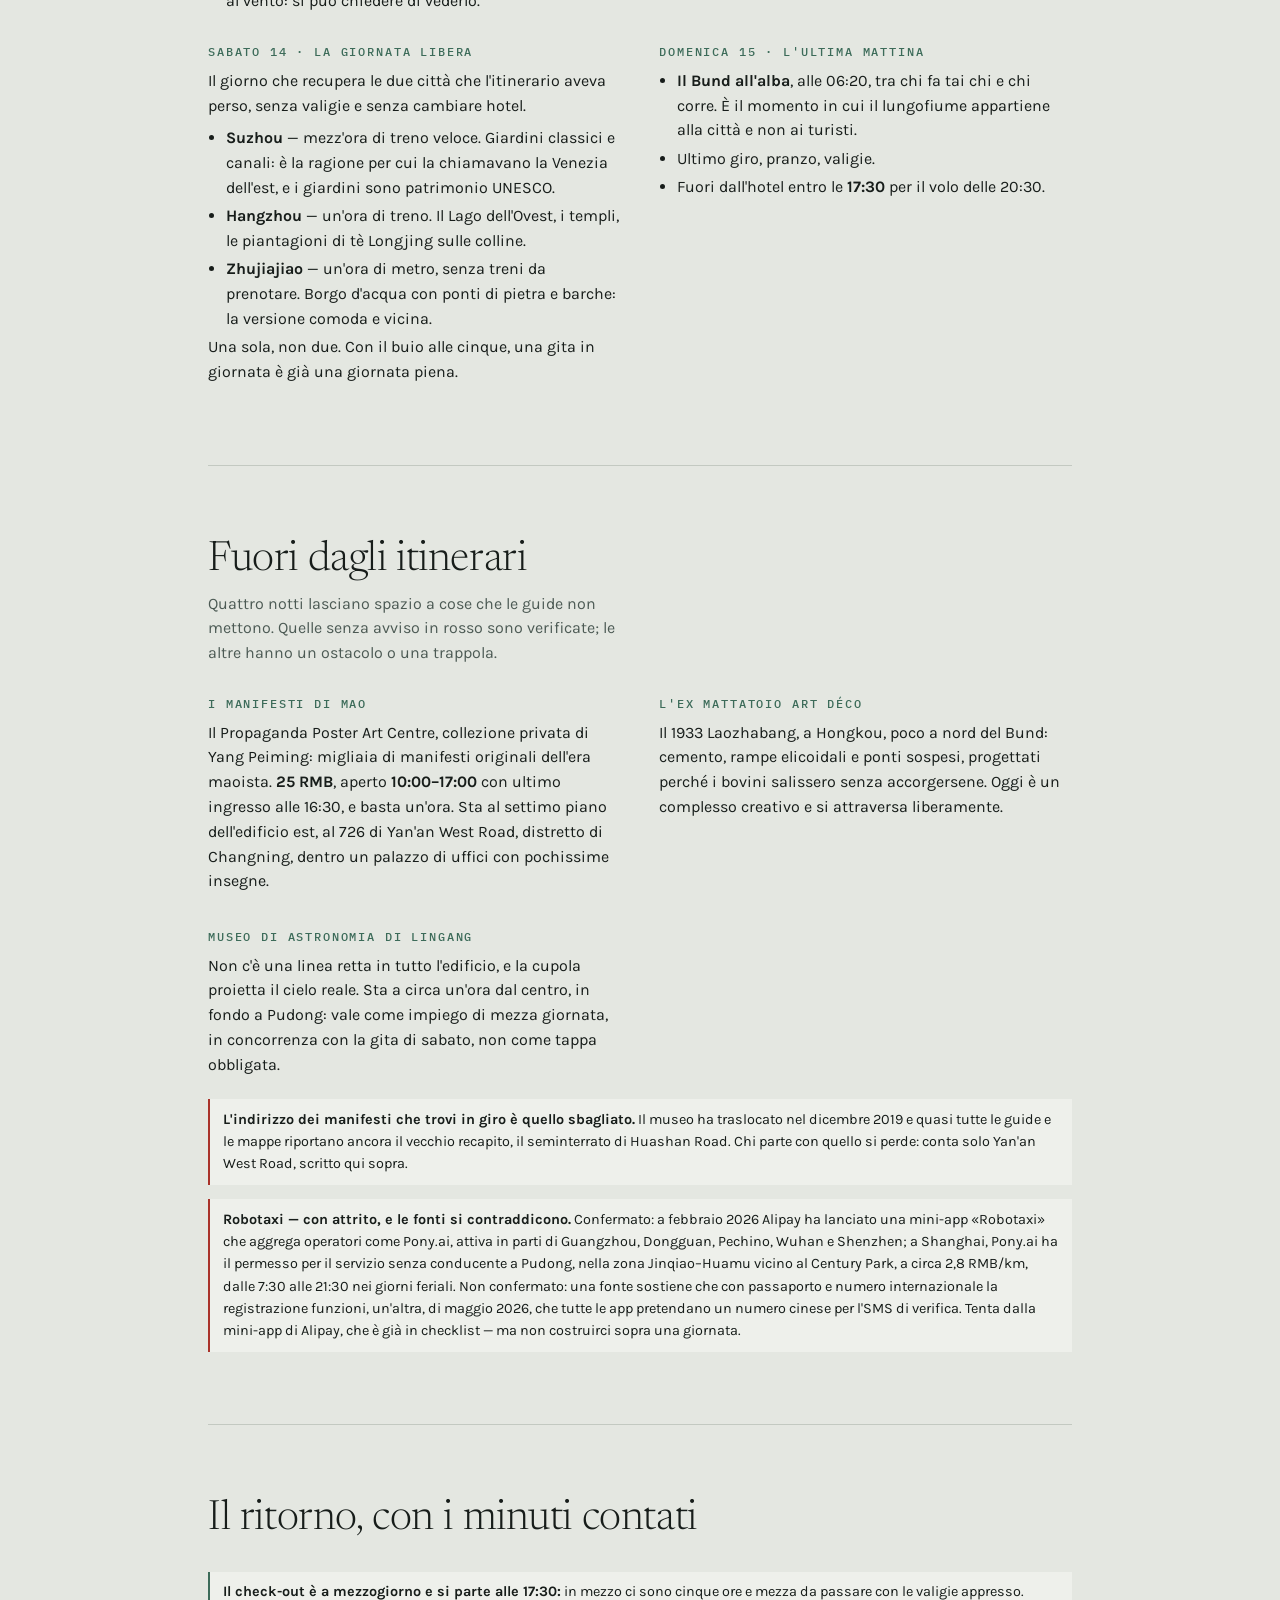
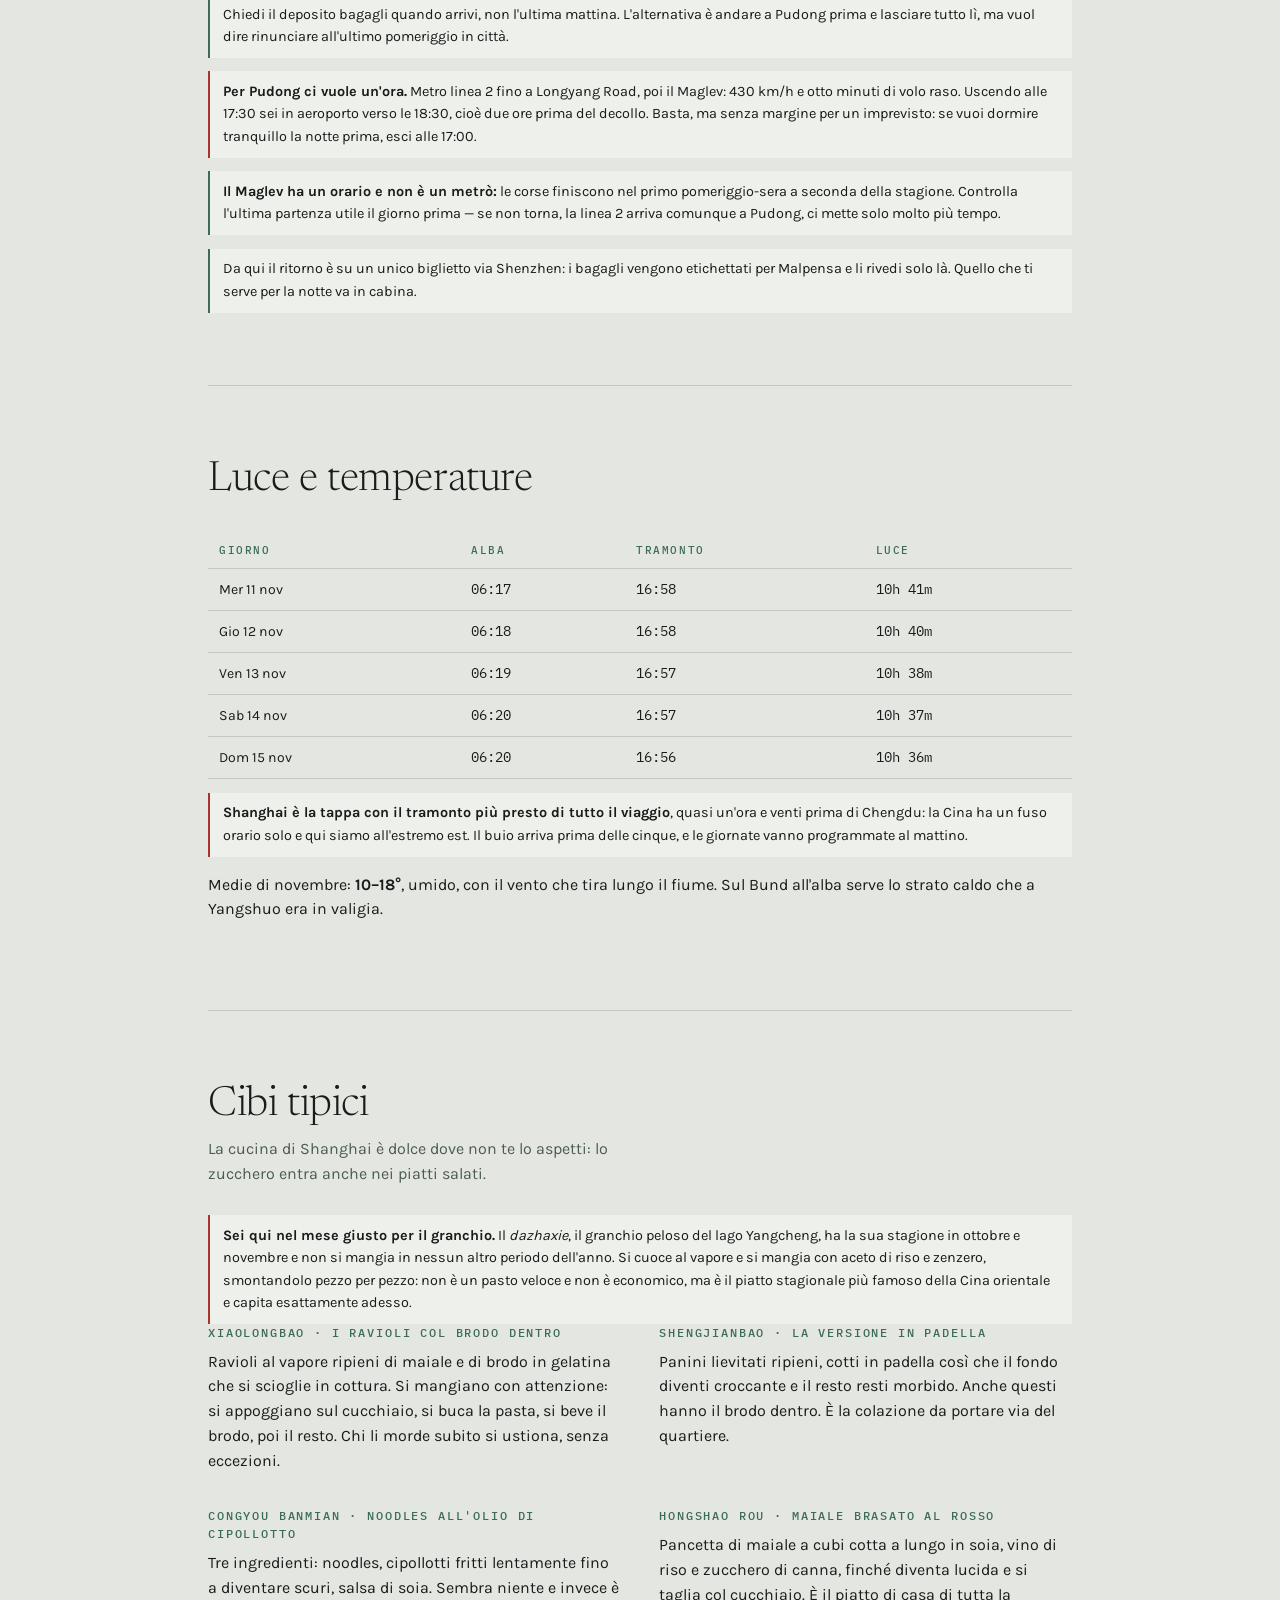
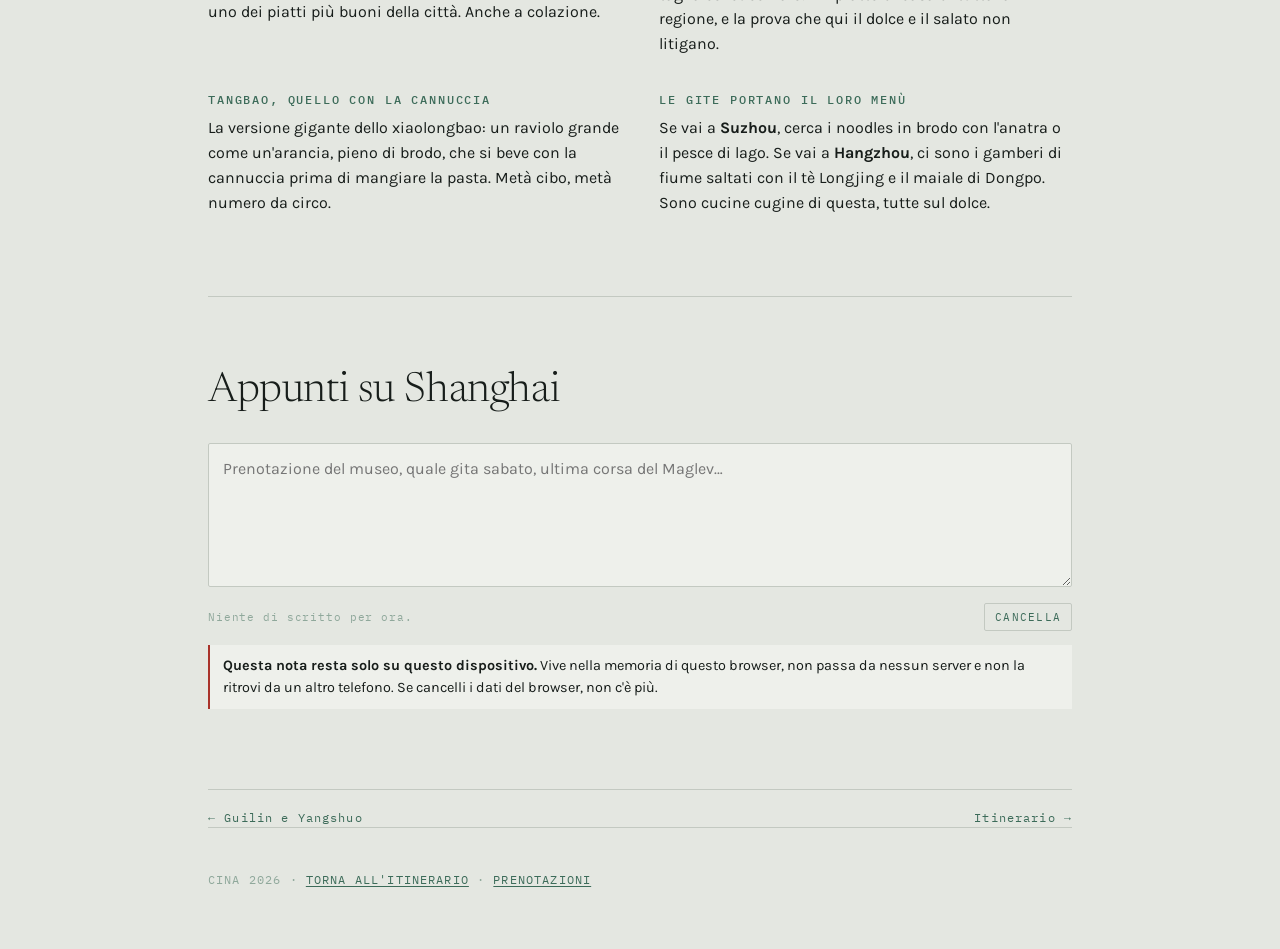
<file: tappe/shanghai.html>
<!DOCTYPE html>
<html lang="it">
<head>
<meta charset="utf-8">
<meta name="viewport" content="width=device-width, initial-scale=1">
<title>Shanghai · Cina 2026</title>
<meta name="description" content="Shanghai, 11–15 novembre 2026: il Bund, Pudong, la Concessione Francese, le gite a Suzhou e Hangzhou e il granchio di stagione.">
<link rel="stylesheet" href="../assets/fonts.css">
<link rel="stylesheet" href="../assets/site.css">
</head>
<body>
<div class="wrap">

  <p class="crumb"><a href="../index.html">← Tutto l'itinerario</a></p>

  <header class="hero">
    <div class="seal" aria-hidden="true">上海</div>
    <p class="eyebrow">Tappa 6 di 6 · 4 notti</p>
    <h1>Shanghai<br><em>上海</em></h1>
    <p class="dates">Mercoledì 11 — domenica 15 novembre · arrivo in volo, e da qui si torna a casa</p>
  </header>

  <figure class="shot" data-ph="上海"
    data-file="Pudong skyline at dusk.jpg"
    data-author="Lloyd Tudor" data-license="CC BY-SA 4.0">
    <img src="../img/shanghai-pudong.jpg" alt="Lo skyline di Pudong al crepuscolo visto dal Bund" decoding="async" onerror="this.remove()">
    <figcaption>Lo skyline di Pudong al crepuscolo <span>· foto: —</span></figcaption>
  </figure>

  <section id="giorni">
    <div class="shead">
      <h2>Giorno per giorno</h2>
      <p>Quattro notti sono tante per Shanghai da sola, e questa è la cosa migliore che potesse capitare all'itinerario.</p>
    </div>

    <div class="grid">
      <div class="card reveal">
        <h4>Giovedì 12 · le due Shanghai</h4>
        <ul>
          <li><b>Il Bund:</b> il lungofiume con i palazzi coloniali da una parte e i grattacieli dall'altra. Vale sia di giorno che al tramonto, e sono due città diverse.</li>
          <li><b>Concessione Francese, a piedi lungo Wukang Road:</b> platani, ville anni Trenta, caffè. È la parte di Shanghai che non somiglia al resto della Cina.</li>
          <li><b>Shanghai Tower, 118° piano:</b> il secondo edificio più alto del mondo, e ci si sale con gli ascensori più veloci che esistano. Da lassù la città non finisce mai in nessuna direzione. In cima c'è anche lo smorzatore, mille tonnellate sospese che oscillano in opposizione al vento: si può chiedere di vederlo.</li>
        </ul>
      </div>

      <div class="card reveal">
        <h4>Venerdì 13 · giardino, museo, notte</h4>
        <ul>
          <li><b>Giardino Yuyuan e città vecchia:</b> giardino Ming con rocce, stagni e padiglioni, dentro un quartiere ricostruito e molto affollato. Presto è un'altra cosa.</li>
          <li><b>Museo di Shanghai East:</b> la sede nuova a Pudong, enorme, con le collezioni di bronzi, ceramiche e pittura. Serve la prenotazione con anticipo, anche se l'ingresso è gratuito.</li>
          <li><b>Il Bund di notte dalla sponda di Pudong:</b> la vista invertita, con i palazzi storici illuminati di fronte. Con il tramonto alle 16:57 «di notte» comincia alle sei.</li>
        </ul>
      </div>

      <div class="card reveal">
        <h4>Sabato 14 · la giornata libera</h4>
        <p>Il giorno che recupera le due città che l'itinerario aveva perso, senza valigie e senza cambiare hotel.</p>
        <ul>
          <li><b>Suzhou</b> — mezz'ora di treno veloce. Giardini classici e canali: è la ragione per cui la chiamavano la Venezia dell'est, e i giardini sono patrimonio UNESCO.</li>
          <li><b>Hangzhou</b> — un'ora di treno. Il Lago dell'Ovest, i templi, le piantagioni di tè Longjing sulle colline.</li>
          <li><b>Zhujiajiao</b> — un'ora di metro, senza treni da prenotare. Borgo d'acqua con ponti di pietra e barche: la versione comoda e vicina.</li>
        </ul>
        <p>Una sola, non due. Con il buio alle cinque, una gita in giornata è già una giornata piena.</p>
      </div>

      <div class="card reveal">
        <h4>Domenica 15 · l'ultima mattina</h4>
        <ul>
          <li><b>Il Bund all'alba</b>, alle 06:20, tra chi fa tai chi e chi corre. È il momento in cui il lungofiume appartiene alla città e non ai turisti.</li>
          <li>Ultimo giro, pranzo, valigie.</li>
          <li>Fuori dall'hotel entro le <b>17:30</b> per il volo delle 20:30.</li>
        </ul>
      </div>
    </div>
  </section>

  <section id="fuori">
    <div class="shead">
      <h2>Fuori dagli itinerari</h2>
      <p>Quattro notti lasciano spazio a cose che le guide non mettono. Quelle senza avviso in rosso sono verificate; le altre hanno un ostacolo o una trappola.</p>
    </div>
    <div class="grid">
      <div class="card reveal">
        <h4>I manifesti di Mao</h4>
        <p>Il Propaganda Poster Art Centre, collezione privata di Yang Peiming: migliaia di manifesti originali dell'era maoista. <b>25 RMB</b>, aperto <b>10:00–17:00</b> con ultimo ingresso alle 16:30, e basta un'ora. Sta al settimo piano dell'edificio est, al 726 di Yan'an West Road, distretto di Changning, dentro un palazzo di uffici con pochissime insegne.</p>
      </div>
      <div class="card reveal">
        <h4>L'ex mattatoio Art Déco</h4>
        <p>Il 1933 Laozhabang, a Hongkou, poco a nord del Bund: cemento, rampe elicoidali e ponti sospesi, progettati perché i bovini salissero senza accorgersene. Oggi è un complesso creativo e si attraversa liberamente.</p>
      </div>
      <div class="card reveal">
        <h4>Museo di Astronomia di Lingang</h4>
        <p>Non c'è una linea retta in tutto l'edificio, e la cupola proietta il cielo reale. Sta a circa un'ora dal centro, in fondo a Pudong: vale come impiego di mezza giornata, in concorrenza con la gita di sabato, non come tappa obbligata.</p>
      </div>
    </div>
    <p class="note warn"><b>L'indirizzo dei manifesti che trovi in giro è quello sbagliato.</b> Il museo ha traslocato nel dicembre 2019 e quasi tutte le guide e le mappe riportano ancora il vecchio recapito, il seminterrato di Huashan Road. Chi parte con quello si perde: conta solo Yan'an West Road, scritto qui sopra.</p>
    <p class="note warn"><b>Robotaxi — con attrito, e le fonti si contraddicono.</b> Confermato: a febbraio 2026 Alipay ha lanciato una mini-app «Robotaxi» che aggrega operatori come Pony.ai, attiva in parti di Guangzhou, Dongguan, Pechino, Wuhan e Shenzhen; a Shanghai, Pony.ai ha il permesso per il servizio senza conducente a Pudong, nella zona Jinqiao–Huamu vicino al Century Park, a circa 2,8 RMB/km, dalle 7:30 alle 21:30 nei giorni feriali. Non confermato: una fonte sostiene che con passaporto e numero internazionale la registrazione funzioni, un'altra, di maggio 2026, che tutte le app pretendano un numero cinese per l'SMS di verifica. Tenta dalla mini-app di Alipay, che è già in checklist — ma non costruirci sopra una giornata.</p>
  </section>

  <section id="partenza">
    <div class="shead">
      <h2>Il ritorno, con i minuti contati</h2>
    </div>
    <p class="note"><b>Il check-out è a mezzogiorno e si parte alle 17:30:</b> in mezzo ci sono cinque ore e mezza da passare con le valigie appresso. Chiedi il deposito bagagli quando arrivi, non l'ultima mattina. L'alternativa è andare a Pudong prima e lasciare tutto lì, ma vuol dire rinunciare all'ultimo pomeriggio in città.</p>
    <p class="note warn"><b>Per Pudong ci vuole un'ora.</b> Metro linea 2 fino a Longyang Road, poi il Maglev: 430 km/h e otto minuti di volo raso. Uscendo alle 17:30 sei in aeroporto verso le 18:30, cioè due ore prima del decollo. Basta, ma senza margine per un imprevisto: se vuoi dormire tranquillo la notte prima, esci alle 17:00.</p>
    <p class="note"><b>Il Maglev ha un orario e non è un metrò:</b> le corse finiscono nel primo pomeriggio-sera a seconda della stagione. Controlla l'ultima partenza utile il giorno prima — se non torna, la linea 2 arriva comunque a Pudong, ci mette solo molto più tempo.</p>
    <p class="note">Da qui il ritorno è su un unico biglietto via Shenzhen: i bagagli vengono etichettati per Malpensa e li rivedi solo là. Quello che ti serve per la notte va in cabina.</p>
  </section>

  <section id="luce">
    <div class="shead">
      <h2>Luce e temperature</h2>
    </div>
    <div class="tablewrap">
      <table>
        <thead>
          <tr><th>Giorno</th><th>Alba</th><th>Tramonto</th><th>Luce</th></tr>
        </thead>
        <tbody>
          <tr><td>Mer 11 nov</td><td class="n">06:17</td><td class="n">16:58</td><td class="n">10h 41m</td></tr>
          <tr><td>Gio 12 nov</td><td class="n">06:18</td><td class="n">16:58</td><td class="n">10h 40m</td></tr>
          <tr><td>Ven 13 nov</td><td class="n">06:19</td><td class="n">16:57</td><td class="n">10h 38m</td></tr>
          <tr><td>Sab 14 nov</td><td class="n">06:20</td><td class="n">16:57</td><td class="n">10h 37m</td></tr>
          <tr><td>Dom 15 nov</td><td class="n">06:20</td><td class="n">16:56</td><td class="n">10h 36m</td></tr>
        </tbody>
      </table>
    </div>
    <p class="note warn"><b>Shanghai è la tappa con il tramonto più presto di tutto il viaggio</b>, quasi un'ora e venti prima di Chengdu: la Cina ha un fuso orario solo e qui siamo all'estremo est. Il buio arriva prima delle cinque, e le giornate vanno programmate al mattino.</p>
    <p>Medie di novembre: <b>10–18°</b>, umido, con il vento che tira lungo il fiume. Sul Bund all'alba serve lo strato caldo che a Yangshuo era in valigia.</p>
  </section>

  <section id="cibo">
    <div class="shead">
      <h2>Cibi tipici</h2>
      <p>La cucina di Shanghai è dolce dove non te lo aspetti: lo zucchero entra anche nei piatti salati.</p>
    </div>

    <p class="note warn"><b>Sei qui nel mese giusto per il granchio.</b> Il <em>dazhaxie</em>, il granchio peloso del lago Yangcheng, ha la sua stagione in ottobre e novembre e non si mangia in nessun altro periodo dell'anno. Si cuoce al vapore e si mangia con aceto di riso e zenzero, smontandolo pezzo per pezzo: non è un pasto veloce e non è economico, ma è il piatto stagionale più famoso della Cina orientale e capita esattamente adesso.</p>

    <div class="grid">
      <div class="card reveal">
        <h4>Xiaolongbao · i ravioli col brodo dentro</h4>
        <p>Ravioli al vapore ripieni di maiale e di brodo in gelatina che si scioglie in cottura. Si mangiano con attenzione: si appoggiano sul cucchiaio, si buca la pasta, si beve il brodo, poi il resto. Chi li morde subito si ustiona, senza eccezioni.</p>
      </div>
      <div class="card reveal">
        <h4>Shengjianbao · la versione in padella</h4>
        <p>Panini lievitati ripieni, cotti in padella così che il fondo diventi croccante e il resto resti morbido. Anche questi hanno il brodo dentro. È la colazione da portare via del quartiere.</p>
      </div>
      <div class="card reveal">
        <h4>Congyou banmian · noodles all'olio di cipollotto</h4>
        <p>Tre ingredienti: noodles, cipollotti fritti lentamente fino a diventare scuri, salsa di soia. Sembra niente e invece è uno dei piatti più buoni della città. Anche a colazione.</p>
      </div>
      <div class="card reveal">
        <h4>Hongshao rou · maiale brasato al rosso</h4>
        <p>Pancetta di maiale a cubi cotta a lungo in soia, vino di riso e zucchero di canna, finché diventa lucida e si taglia col cucchiaio. È il piatto di casa di tutta la regione, e la prova che qui il dolce e il salato non litigano.</p>
      </div>
      <div class="card reveal">
        <h4>Tangbao, quello con la cannuccia</h4>
        <p>La versione gigante dello xiaolongbao: un raviolo grande come un'arancia, pieno di brodo, che si beve con la cannuccia prima di mangiare la pasta. Metà cibo, metà numero da circo.</p>
      </div>
      <div class="card reveal">
        <h4>Le gite portano il loro menù</h4>
        <p>Se vai a <b>Suzhou</b>, cerca i noodles in brodo con l'anatra o il pesce di lago. Se vai a <b>Hangzhou</b>, ci sono i gamberi di fiume saltati con il tè Longjing e il maiale di Dongpo. Sono cucine cugine di questa, tutte sul dolce.</p>
      </div>
    </div>
  </section>

  <section id="appunti-shanghai">
    <div class="shead">
      <h2>Appunti su Shanghai</h2>
    </div>
    <div class="nota">
      <textarea data-nota="shanghai" placeholder="Prenotazione del museo, quale gita sabato, ultima corsa del Maglev…"></textarea>
      <div class="nota-bar">
        <span data-nota-stato="shanghai"></span>
        <button type="button" data-nota-cancella="shanghai">Cancella</button>
      </div>
    </div>
    <p class="note warn"><b>Questa nota resta solo su questo dispositivo.</b> Vive nella memoria di questo browser, non passa da nessun server e non la ritrovi da un altro telefono. Se cancelli i dati del browser, non c'è più.</p>
  </section>

  <nav class="stagenav">
    <a href="guilin-yangshuo.html">← Guilin e Yangshuo</a>
    <a href="../index.html">Itinerario →</a>
  </nav>

  <footer>
    <p>Cina 2026 · <a href="../index.html">torna all'itinerario</a> · <a href="../privato.html">prenotazioni</a></p>
  </footer>

</div>
<script src="../assets/site.js" defer></script>
</body>
</html>
</file>
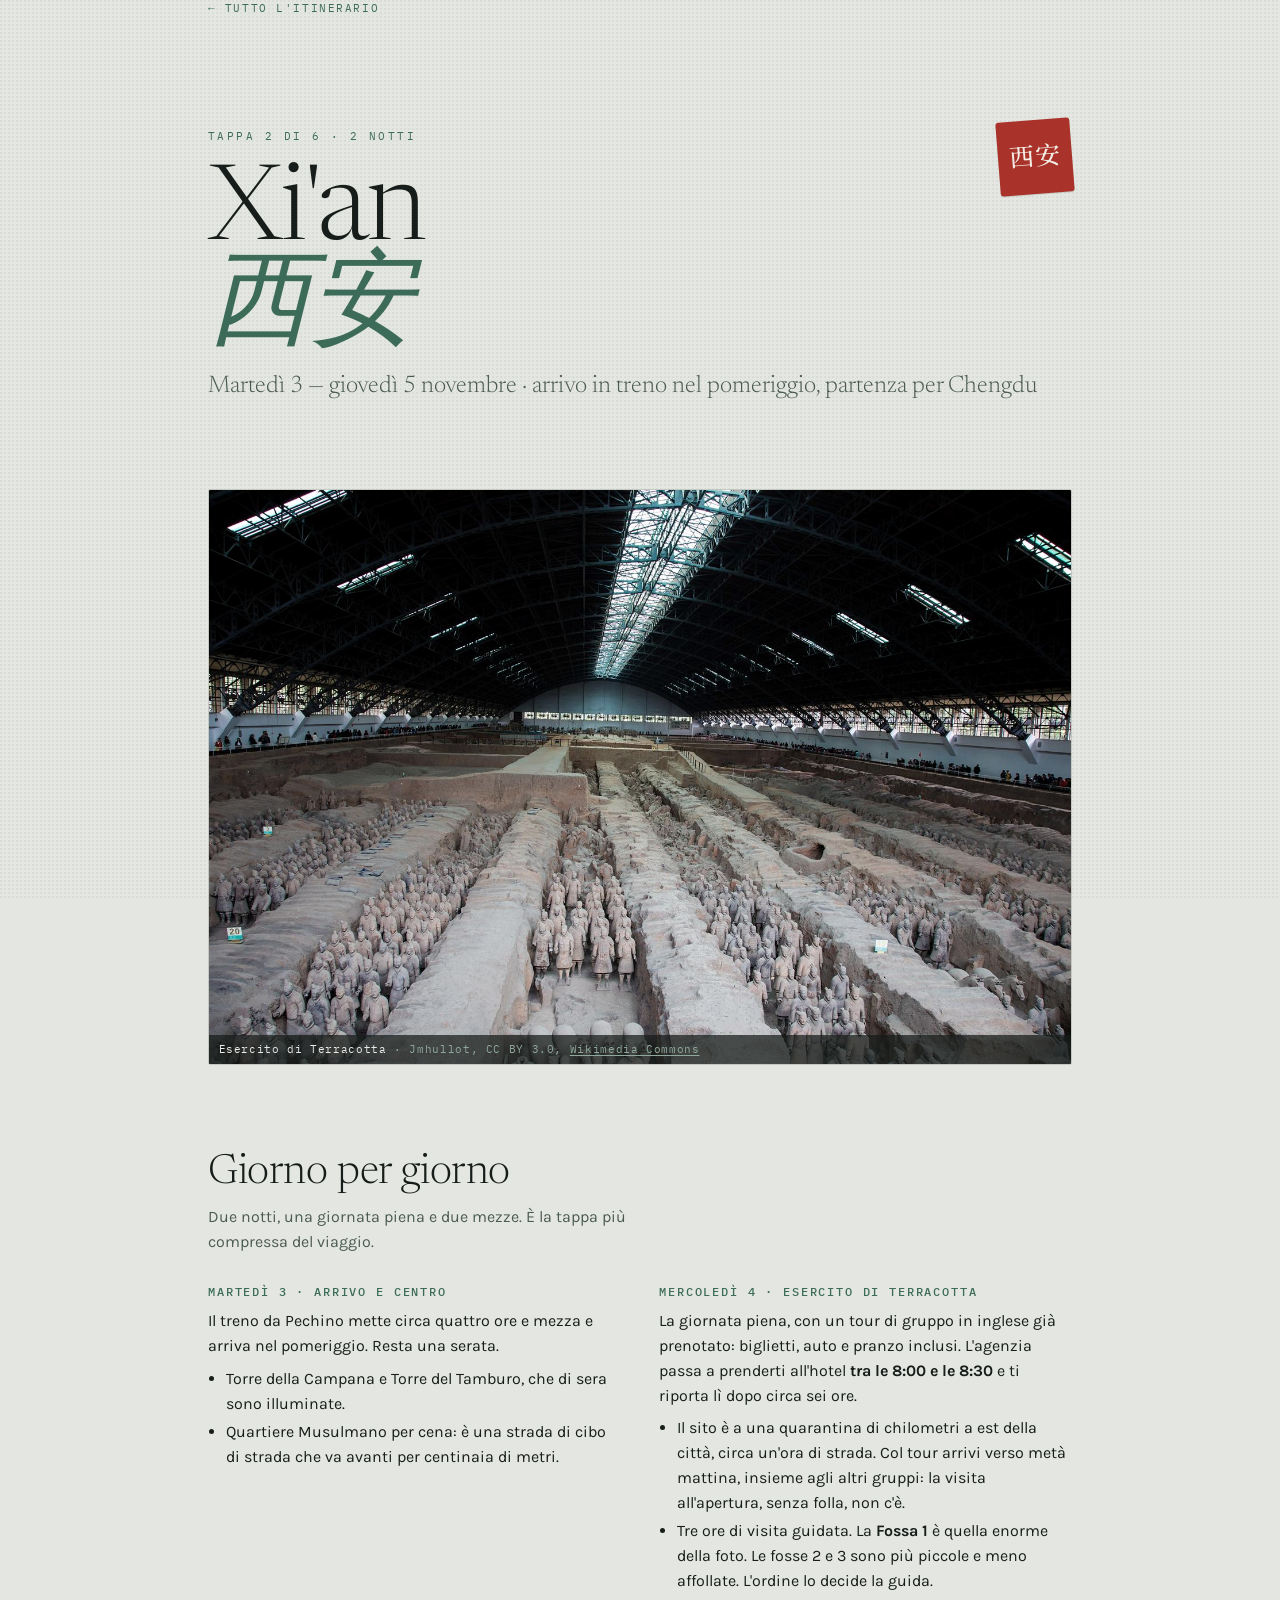
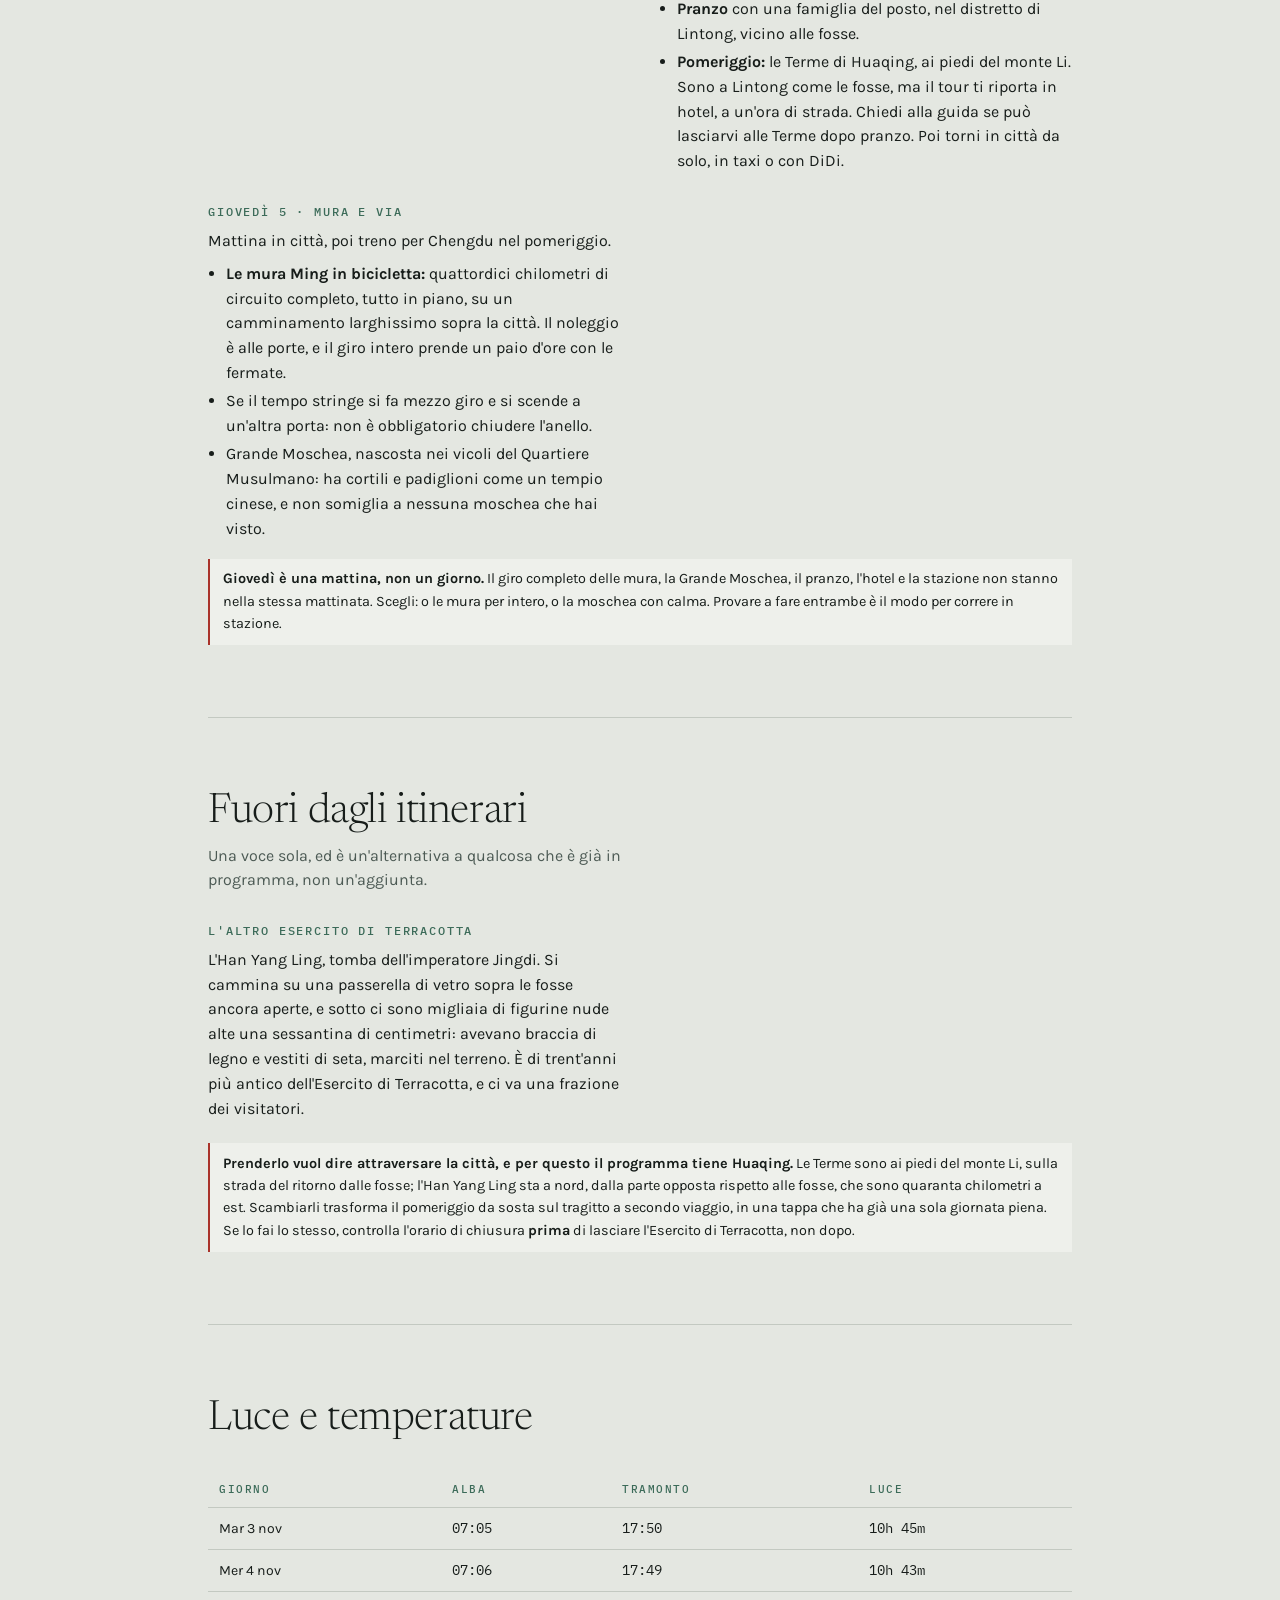
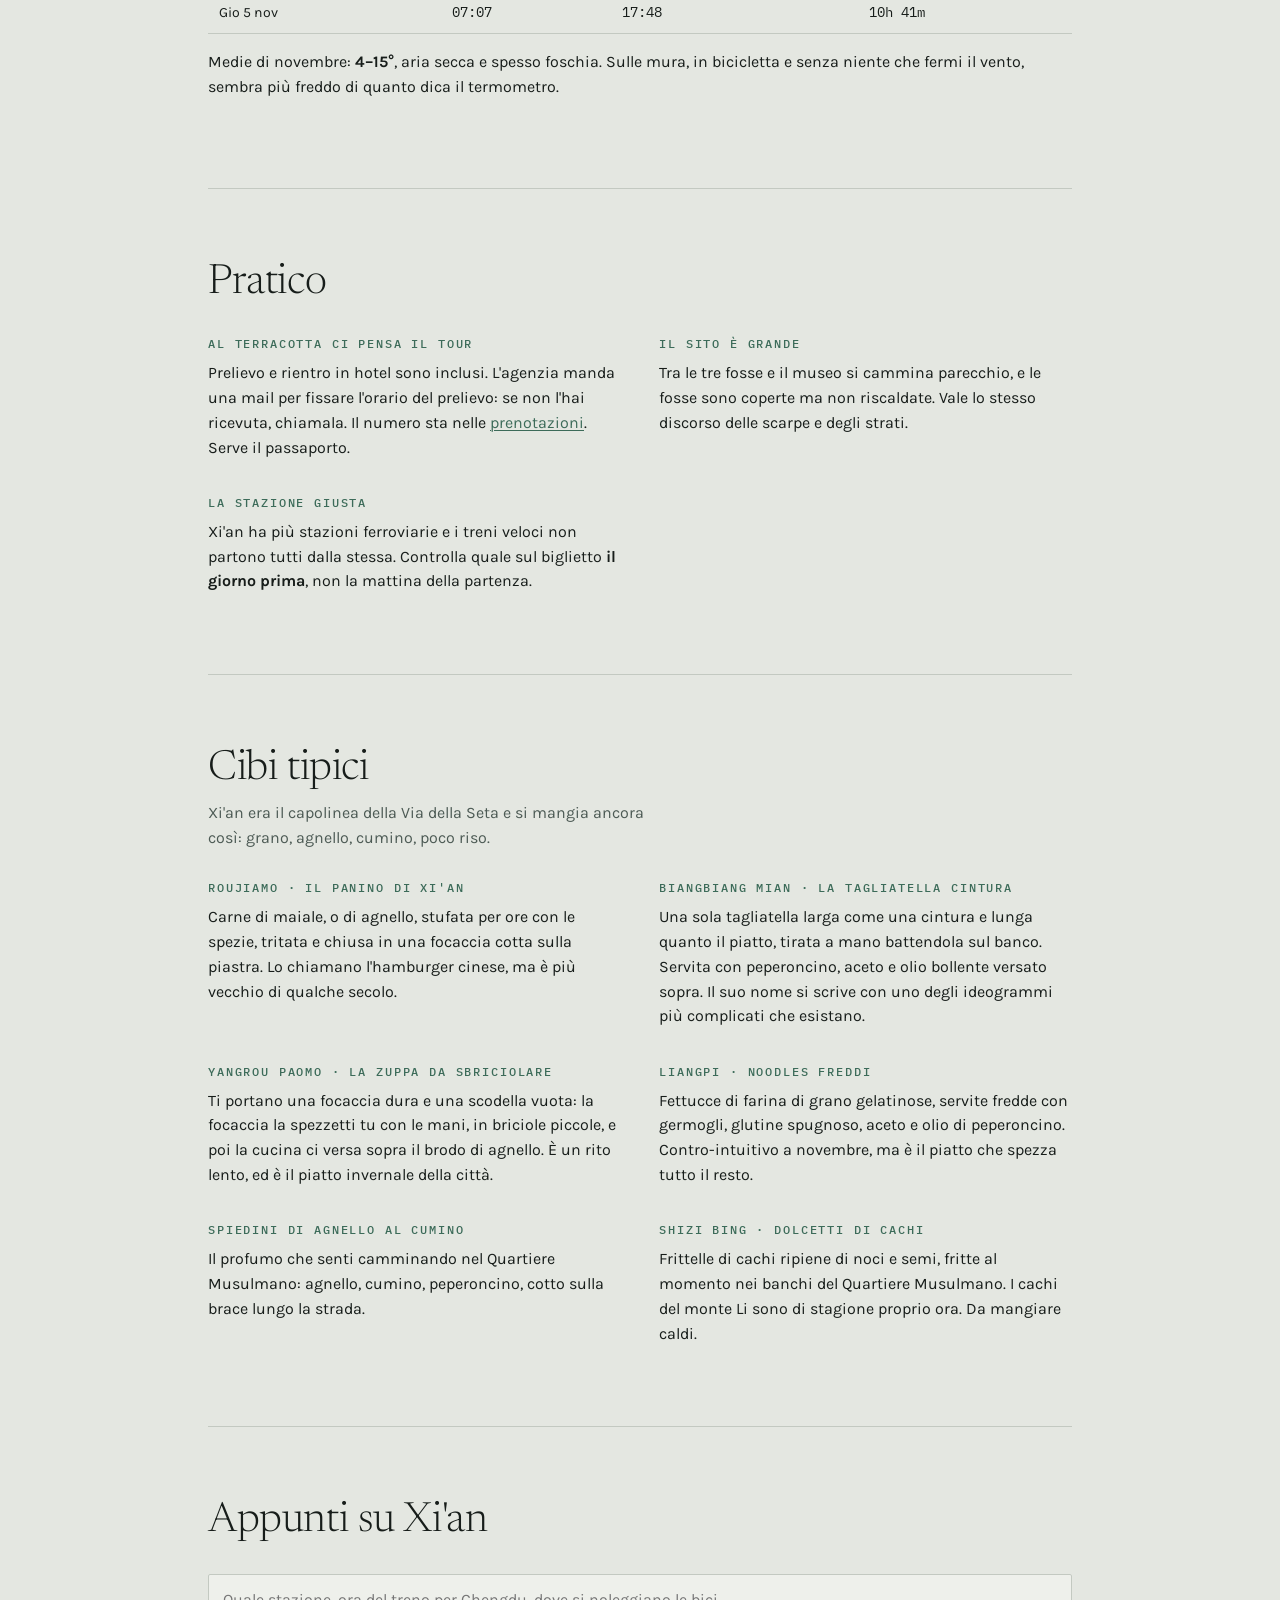
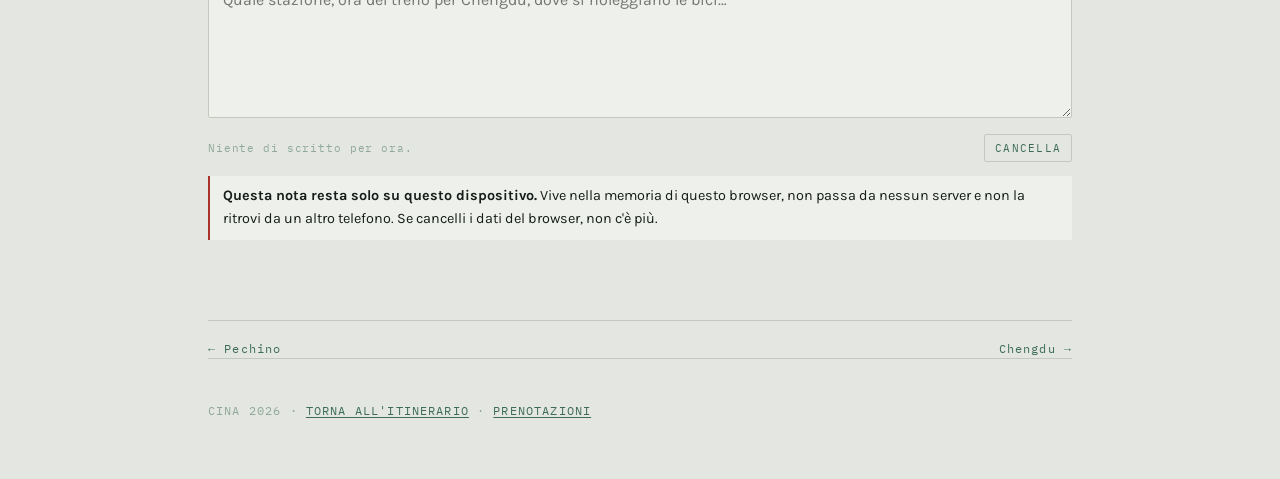
<file: tappe/xian.html>
<!DOCTYPE html>
<html lang="it">
<head>
<meta charset="utf-8">
<meta name="viewport" content="width=device-width, initial-scale=1">
<title>Xi'an · Cina 2026</title>
<meta name="description" content="Xi'an, 3–5 novembre 2026: Esercito di Terracotta, mura Ming in bicicletta, Quartiere Musulmano e i cibi dello Shaanxi.">
<link rel="stylesheet" href="../assets/fonts.css">
<link rel="stylesheet" href="../assets/site.css">
</head>
<body>
<div class="wrap">

  <p class="crumb"><a href="../index.html">← Tutto l'itinerario</a></p>

  <header class="hero">
    <div class="seal" aria-hidden="true">西安</div>
    <p class="eyebrow">Tappa 2 di 6 · 2 notti</p>
    <h1>Xi'an<br><em>西安</em></h1>
    <p class="dates">Martedì 3 — giovedì 5 novembre · arrivo in treno nel pomeriggio, partenza per Chengdu</p>
  </header>

  <figure class="shot" data-ph="西安"
    data-file="Terracotta Army, View of Pit 1.jpg"
    data-author="Jmhullot" data-license="CC BY 3.0">
    <img src="../img/xian-terracotta.jpg" alt="La fossa 1 dell'Esercito di Terracotta" decoding="async" onerror="this.remove()">
    <figcaption>Esercito di Terracotta <span>· foto: —</span></figcaption>
  </figure>

  <section id="giorni">
    <div class="shead">
      <h2>Giorno per giorno</h2>
      <p>Due notti, una giornata piena e due mezze. È la tappa più compressa del viaggio.</p>
    </div>

    <div class="grid">
      <div class="card reveal">
        <h4>Martedì 3 · arrivo e centro</h4>
        <p>Il treno da Pechino mette circa quattro ore e mezza e arriva nel pomeriggio. Resta una serata.</p>
        <ul>
          <li>Torre della Campana e Torre del Tamburo, che di sera sono illuminate.</li>
          <li>Quartiere Musulmano per cena: è una strada di cibo di strada che va avanti per centinaia di metri.</li>
        </ul>
      </div>

      <div class="card reveal">
        <h4>Mercoledì 4 · Esercito di Terracotta</h4>
        <p>La giornata piena, con un tour di gruppo in inglese già prenotato: biglietti, auto e pranzo inclusi. L'agenzia passa a prenderti all'hotel <b>tra le 8:00 e le 8:30</b> e ti riporta lì dopo circa sei ore.</p>
        <ul>
          <li>Il sito è a una quarantina di chilometri a est della città, circa un'ora di strada. Col tour arrivi verso metà mattina, insieme agli altri gruppi: la visita all'apertura, senza folla, non c'è.</li>
          <li>Tre ore di visita guidata. La <b>Fossa 1</b> è quella enorme della foto. Le fosse 2 e 3 sono più piccole e meno affollate. L'ordine lo decide la guida.</li>
          <li><b>Pranzo</b> con una famiglia del posto, nel distretto di Lintong, vicino alle fosse.</li>
          <li><b>Pomeriggio:</b> le Terme di Huaqing, ai piedi del monte Li. Sono a Lintong come le fosse, ma il tour ti riporta in hotel, a un'ora di strada. Chiedi alla guida se può lasciarvi alle Terme dopo pranzo. Poi torni in città da solo, in taxi o con DiDi.</li>
        </ul>
      </div>

      <div class="card reveal">
        <h4>Giovedì 5 · mura e via</h4>
        <p>Mattina in città, poi treno per Chengdu nel pomeriggio.</p>
        <ul>
          <li><b>Le mura Ming in bicicletta:</b> quattordici chilometri di circuito completo, tutto in piano, su un camminamento larghissimo sopra la città. Il noleggio è alle porte, e il giro intero prende un paio d'ore con le fermate.</li>
          <li>Se il tempo stringe si fa mezzo giro e si scende a un'altra porta: non è obbligatorio chiudere l'anello.</li>
          <li>Grande Moschea, nascosta nei vicoli del Quartiere Musulmano: ha cortili e padiglioni come un tempio cinese, e non somiglia a nessuna moschea che hai visto.</li>
        </ul>
      </div>
    </div>

    <p class="note warn"><b>Giovedì è una mattina, non un giorno.</b> Il giro completo delle mura, la Grande Moschea, il pranzo, l'hotel e la stazione non stanno nella stessa mattinata. Scegli: o le mura per intero, o la moschea con calma. Provare a fare entrambe è il modo per correre in stazione.</p>
  </section>

  <section id="fuori">
    <div class="shead">
      <h2>Fuori dagli itinerari</h2>
      <p>Una voce sola, ed è un'alternativa a qualcosa che è già in programma, non un'aggiunta.</p>
    </div>
    <div class="grid">
      <div class="card reveal">
        <h4>L'altro esercito di terracotta</h4>
        <p>L'Han Yang Ling, tomba dell'imperatore Jingdi. Si cammina su una passerella di vetro sopra le fosse ancora aperte, e sotto ci sono migliaia di figurine nude alte una sessantina di centimetri: avevano braccia di legno e vestiti di seta, marciti nel terreno. È di trent'anni più antico dell'Esercito di Terracotta, e ci va una frazione dei visitatori.</p>
      </div>
    </div>
    <p class="note warn"><b>Prenderlo vuol dire attraversare la città, e per questo il programma tiene Huaqing.</b> Le Terme sono ai piedi del monte Li, sulla strada del ritorno dalle fosse; l'Han Yang Ling sta a nord, dalla parte opposta rispetto alle fosse, che sono quaranta chilometri a est. Scambiarli trasforma il pomeriggio da sosta sul tragitto a secondo viaggio, in una tappa che ha già una sola giornata piena. Se lo fai lo stesso, controlla l'orario di chiusura <b>prima</b> di lasciare l'Esercito di Terracotta, non dopo.</p>
  </section>

  <section id="luce">
    <div class="shead">
      <h2>Luce e temperature</h2>
    </div>
    <div class="tablewrap">
      <table>
        <thead>
          <tr><th>Giorno</th><th>Alba</th><th>Tramonto</th><th>Luce</th></tr>
        </thead>
        <tbody>
          <tr><td>Mar 3 nov</td><td class="n">07:05</td><td class="n">17:50</td><td class="n">10h 45m</td></tr>
          <tr><td>Mer 4 nov</td><td class="n">07:06</td><td class="n">17:49</td><td class="n">10h 43m</td></tr>
          <tr><td>Gio 5 nov</td><td class="n">07:07</td><td class="n">17:48</td><td class="n">10h 41m</td></tr>
        </tbody>
      </table>
    </div>
    <p>Medie di novembre: <b>4–15°</b>, aria secca e spesso foschia. Sulle mura, in bicicletta e senza niente che fermi il vento, sembra più freddo di quanto dica il termometro.</p>
  </section>

  <section id="pratico">
    <div class="shead">
      <h2>Pratico</h2>
    </div>
    <div class="grid">
      <div class="card reveal">
        <h4>Al Terracotta ci pensa il tour</h4>
        <p>Prelievo e rientro in hotel sono inclusi. L'agenzia manda una mail per fissare l'orario del prelievo: se non l'hai ricevuta, chiamala. Il numero sta nelle <a href="../privato.html">prenotazioni</a>. Serve il passaporto.</p>
      </div>
      <div class="card reveal">
        <h4>Il sito è grande</h4>
        <p>Tra le tre fosse e il museo si cammina parecchio, e le fosse sono coperte ma non riscaldate. Vale lo stesso discorso delle scarpe e degli strati.</p>
      </div>
      <div class="card reveal">
        <h4>La stazione giusta</h4>
        <p>Xi'an ha più stazioni ferroviarie e i treni veloci non partono tutti dalla stessa. Controlla quale sul biglietto <b>il giorno prima</b>, non la mattina della partenza.</p>
      </div>
    </div>
  </section>

  <section id="cibo">
    <div class="shead">
      <h2>Cibi tipici</h2>
      <p>Xi'an era il capolinea della Via della Seta e si mangia ancora così: grano, agnello, cumino, poco riso.</p>
    </div>
    <div class="grid">
      <div class="card reveal">
        <h4>Roujiamo · il panino di Xi'an</h4>
        <p>Carne di maiale, o di agnello, stufata per ore con le spezie, tritata e chiusa in una focaccia cotta sulla piastra. Lo chiamano l'hamburger cinese, ma è più vecchio di qualche secolo.</p>
      </div>
      <div class="card reveal">
        <h4>Biangbiang mian · la tagliatella cintura</h4>
        <p>Una sola tagliatella larga come una cintura e lunga quanto il piatto, tirata a mano battendola sul banco. Servita con peperoncino, aceto e olio bollente versato sopra. Il suo nome si scrive con uno degli ideogrammi più complicati che esistano.</p>
      </div>
      <div class="card reveal">
        <h4>Yangrou paomo · la zuppa da sbriciolare</h4>
        <p>Ti portano una focaccia dura e una scodella vuota: la focaccia la spezzetti tu con le mani, in briciole piccole, e poi la cucina ci versa sopra il brodo di agnello. È un rito lento, ed è il piatto invernale della città.</p>
      </div>
      <div class="card reveal">
        <h4>Liangpi · noodles freddi</h4>
        <p>Fettucce di farina di grano gelatinose, servite fredde con germogli, glutine spugnoso, aceto e olio di peperoncino. Contro-intuitivo a novembre, ma è il piatto che spezza tutto il resto.</p>
      </div>
      <div class="card reveal">
        <h4>Spiedini di agnello al cumino</h4>
        <p>Il profumo che senti camminando nel Quartiere Musulmano: agnello, cumino, peperoncino, cotto sulla brace lungo la strada.</p>
      </div>
      <div class="card reveal">
        <h4>Shizi bing · dolcetti di cachi</h4>
        <p>Frittelle di cachi ripiene di noci e semi, fritte al momento nei banchi del Quartiere Musulmano. I cachi del monte Li sono di stagione proprio ora. Da mangiare caldi.</p>
      </div>
    </div>
  </section>

  <section id="appunti-xian">
    <div class="shead">
      <h2>Appunti su Xi'an</h2>
    </div>
    <div class="nota">
      <textarea data-nota="xian" placeholder="Quale stazione, ora del treno per Chengdu, dove si noleggiano le bici…"></textarea>
      <div class="nota-bar">
        <span data-nota-stato="xian"></span>
        <button type="button" data-nota-cancella="xian">Cancella</button>
      </div>
    </div>
    <p class="note warn"><b>Questa nota resta solo su questo dispositivo.</b> Vive nella memoria di questo browser, non passa da nessun server e non la ritrovi da un altro telefono. Se cancelli i dati del browser, non c'è più.</p>
  </section>

  <nav class="stagenav">
    <a href="pechino.html">← Pechino</a>
    <a href="chengdu.html">Chengdu →</a>
  </nav>

  <footer>
    <p>Cina 2026 · <a href="../index.html">torna all'itinerario</a> · <a href="../privato.html">prenotazioni</a></p>
  </footer>

</div>
<script src="../assets/site.js" defer></script>
</body>
</html>
</file>
<file: assets/fonts.css>
/* Font locali: fonts.googleapis.com e fonts.gstatic.com sono bloccati in Cina.
   Solo subset latin, che copre tutto l'italiano. Di Noto Serif SC i soli
   20 ideogrammi che il sito mostra davvero: 上中京北国圳安庆成朔林桂海深西都重阳
   piu' 王计, il nome dell'autore di una foto.
   Se aggiungi un ideogramma visibile va rigenerato il subset, altrimenti il
   browser ricade su un font di sistema: chiedi a fonts.googleapis.com il
   css2 di Noto+Serif+SC con &text= e la lista completa dei glifi. */
@font-face {
  font-family: 'Newsreader';
  font-style: italic;
  font-weight: 300;
  font-display: swap;
  src: url('fonts/newsreader-1.woff2') format('woff2');
  unicode-range: U+0000-00FF, U+0131, U+0152-0153, U+02BB-02BC, U+02C6, U+02DA, U+02DC, U+0304, U+0308, U+0329, U+2000-206F, U+20AC, U+2122, U+2191, U+2193, U+2212, U+2215, U+FEFF, U+FFFD;
}
@font-face {
  font-family: 'Newsreader';
  font-style: normal;
  font-weight: 300;
  font-display: swap;
  src: url('fonts/newsreader-2.woff2') format('woff2');
  unicode-range: U+0000-00FF, U+0131, U+0152-0153, U+02BB-02BC, U+02C6, U+02DA, U+02DC, U+0304, U+0308, U+0329, U+2000-206F, U+20AC, U+2122, U+2191, U+2193, U+2212, U+2215, U+FEFF, U+FFFD;
}
@font-face {
  font-family: 'Newsreader';
  font-style: normal;
  font-weight: 500;
  font-display: swap;
  src: url('fonts/newsreader-3.woff2') format('woff2');
  unicode-range: U+0000-00FF, U+0131, U+0152-0153, U+02BB-02BC, U+02C6, U+02DA, U+02DC, U+0304, U+0308, U+0329, U+2000-206F, U+20AC, U+2122, U+2191, U+2193, U+2212, U+2215, U+FEFF, U+FFFD;
}
@font-face {
  font-family: 'Karla';
  font-style: normal;
  font-weight: 400;
  font-display: swap;
  src: url('fonts/karla-1.woff2') format('woff2');
  unicode-range: U+0000-00FF, U+0131, U+0152-0153, U+02BB-02BC, U+02C6, U+02DA, U+02DC, U+0304, U+0308, U+0329, U+2000-206F, U+20AC, U+2122, U+2191, U+2193, U+2212, U+2215, U+FEFF, U+FFFD;
}
@font-face {
  font-family: 'Karla';
  font-style: normal;
  font-weight: 500;
  font-display: swap;
  src: url('fonts/karla-2.woff2') format('woff2');
  unicode-range: U+0000-00FF, U+0131, U+0152-0153, U+02BB-02BC, U+02C6, U+02DA, U+02DC, U+0304, U+0308, U+0329, U+2000-206F, U+20AC, U+2122, U+2191, U+2193, U+2212, U+2215, U+FEFF, U+FFFD;
}
@font-face {
  font-family: 'Karla';
  font-style: normal;
  font-weight: 700;
  font-display: swap;
  src: url('fonts/karla-3.woff2') format('woff2');
  unicode-range: U+0000-00FF, U+0131, U+0152-0153, U+02BB-02BC, U+02C6, U+02DA, U+02DC, U+0304, U+0308, U+0329, U+2000-206F, U+20AC, U+2122, U+2191, U+2193, U+2212, U+2215, U+FEFF, U+FFFD;
}
@font-face {
  font-family: 'IBM Plex Mono';
  font-style: normal;
  font-weight: 400;
  font-display: swap;
  src: url('fonts/plexmono-1.woff2') format('woff2');
  unicode-range: U+0000-00FF, U+0131, U+0152-0153, U+02BB-02BC, U+02C6, U+02DA, U+02DC, U+0304, U+0308, U+0329, U+2000-206F, U+20AC, U+2122, U+2191, U+2193, U+2212, U+2215, U+FEFF, U+FFFD;
}
@font-face {
  font-family: 'IBM Plex Mono';
  font-style: normal;
  font-weight: 500;
  font-display: swap;
  src: url('fonts/plexmono-2.woff2') format('woff2');
  unicode-range: U+0000-00FF, U+0131, U+0152-0153, U+02BB-02BC, U+02C6, U+02DA, U+02DC, U+0304, U+0308, U+0329, U+2000-206F, U+20AC, U+2122, U+2191, U+2193, U+2212, U+2215, U+FEFF, U+FFFD;
}
@font-face {
  font-family: 'Noto Serif SC';
  font-style: normal;
  font-weight: 500;
  font-display: swap;
  src: url('fonts/notoserifsc-1.woff2') format('woff2');
  unicode-range: U+4e0a, U+4e2d, U+4eac, U+5317, U+56fd, U+5733, U+5b89, U+5e86, U+6210, U+6714, U+6797, U+6842, U+6d77, U+6df1, U+738b, U+897f, U+8ba1, U+90fd, U+91cd, U+9633;
}
</file>
<file: assets/site.css>
:root{
    --paper:#e4e7e1;
    --paper-2:#eef0eb;
    --ink:#171d1a;
    --ink-soft:#4c5a54;
    --jade:#3c6b59;
    --jade-pale:#8fa89b;
    --seal:#a9332a;
    --rule:#c3c9c1;
    --spine:2px;
    --pad:clamp(1.15rem,5vw,3rem);
  }
  *{box-sizing:border-box}
  html{-webkit-text-size-adjust:100%}
  body{
    margin:0;background:var(--paper);color:var(--ink);
    font-family:"Karla",system-ui,sans-serif;font-size:16px;line-height:1.55;
    -webkit-font-smoothing:antialiased;
  }
  body::before{
    content:"";position:fixed;inset:0;pointer-events:none;z-index:0;opacity:.35;
    background-image:radial-gradient(circle at 1px 1px,rgba(23,29,26,.13) 1px,transparent 0);
    background-size:4px 4px;
  }
  .wrap{position:relative;z-index:1;max-width:60rem;margin:0 auto;padding:0 var(--pad)}
  a{color:var(--jade);text-decoration-thickness:1px;text-underline-offset:2px}

  .mono{font-family:"IBM Plex Mono",ui-monospace,monospace}
  .hanzi{font-family:"Noto Serif SC",serif;font-weight:500}

  /* ---------- hero ---------- */
  .hero{padding:clamp(2.5rem,9vw,5.5rem) 0 clamp(1.75rem,5vw,3rem);position:relative}
  .eyebrow{
    font-family:"IBM Plex Mono",monospace;font-size:.7rem;letter-spacing:.22em;
    text-transform:uppercase;color:var(--jade);margin:0 0 1.4rem;
  }
  .hero h1{
    font-family:"Newsreader",serif;font-weight:300;
    font-size:clamp(2.9rem,13vw,6.5rem);line-height:.92;letter-spacing:-.02em;
    margin:0 0 .6rem;
  }
  .hero h1 em{font-style:italic;color:var(--jade)}
  .hero .dates{
    font-family:"Newsreader",serif;font-size:clamp(1.05rem,3.4vw,1.5rem);
    font-weight:300;color:var(--ink-soft);margin:0 0 2rem;
  }
  .seal{
    position:absolute;top:clamp(2.2rem,8vw,5rem);right:0;
    width:clamp(52px,13vw,74px);aspect-ratio:1;
    background:var(--seal);color:#f3ece4;border-radius:3px;
    display:grid;place-items:center;transform:rotate(-4.5deg);
    font-family:"Noto Serif SC",serif;font-size:clamp(1.1rem,3.4vw,1.55rem);
    line-height:1.05;text-align:center;letter-spacing:.02em;
    box-shadow:0 1px 0 rgba(23,29,26,.12);
  }
  .routestrip{
    display:flex;flex-wrap:wrap;align-items:center;gap:.45rem .55rem;
    border-top:1px solid var(--rule);border-bottom:1px solid var(--rule);
    padding:.9rem 0;font-family:"IBM Plex Mono",monospace;
    font-size:clamp(.78rem,2.9vw,.95rem);
  }
  .routestrip b{font-weight:500}
  .routestrip span{color:var(--jade-pale)}
  .counter{
    margin:1.6rem 0 0;font-family:"IBM Plex Mono",monospace;font-size:.78rem;
    letter-spacing:.13em;text-transform:uppercase;color:var(--ink-soft);
  }
  .counter b{color:var(--seal);font-weight:500;font-size:1.05rem}

  /* ---------- sections ---------- */
  section{padding:clamp(2.6rem,8vw,4.5rem) 0;border-top:1px solid var(--rule)}
  section:first-of-type{border-top:0}
  .shead{margin:0 0 1.8rem}
  .shead h2{
    font-family:"Newsreader",serif;font-weight:300;letter-spacing:-.01em;
    font-size:clamp(1.7rem,6vw,2.6rem);margin:0;line-height:1.1;
  }
  .shead p{margin:.5rem 0 0;color:var(--ink-soft);max-width:44ch}

  /* ---------- voli ---------- */
  .flights{display:grid;gap:.7rem}
  .flight{
    background:var(--paper-2);border:1px solid var(--rule);border-radius:2px;
    padding:1rem 1.1rem;display:grid;gap:.55rem;
  }
  .flight.hinge{border-left:3px solid var(--seal)}
  .flight-top{
    display:flex;justify-content:space-between;align-items:baseline;gap:1rem;
    font-family:"IBM Plex Mono",monospace;font-size:.72rem;letter-spacing:.1em;
    text-transform:uppercase;color:var(--ink-soft);
  }
  .flight-mid{display:flex;align-items:center;gap:.8rem}
  .flight-mid .code{
    font-family:"Newsreader",serif;font-size:clamp(1.5rem,6vw,2rem);font-weight:300;
    line-height:1;
  }
  .flight-mid .arrow{flex:1;border-top:1px dashed var(--jade-pale);position:relative;top:-2px}
  .flight-bot{
    display:flex;flex-wrap:wrap;gap:.3rem 1.1rem;
    font-family:"IBM Plex Mono",monospace;font-size:.8rem;color:var(--ink-soft);
  }
  .flight-bot b{color:var(--ink);font-weight:500}

  /* ---------- foto ---------- */
  .shot{
    position:relative;margin:.2rem 0 .9rem;aspect-ratio:3/2;
    background:var(--paper-2);border:1px solid var(--rule);border-radius:2px;
    overflow:hidden;
  }
  .shot::before{
    content:attr(data-ph);position:absolute;inset:0;display:grid;place-items:center;
    font-family:"Noto Serif SC",serif;font-size:clamp(2rem,9vw,3.2rem);
    color:var(--jade-pale);opacity:.5;letter-spacing:.1em;
  }
  .shot img{
    position:relative;width:100%;height:100%;display:block;
    object-fit:cover;filter:saturate(.88) contrast(1.02);
  }
  .shot figcaption{
    position:absolute;left:0;right:0;bottom:0;z-index:2;
    padding:.4rem .6rem;background:rgba(23,29,26,.72);color:#e8ebe6;
    font-family:"IBM Plex Mono",monospace;font-size:.66rem;letter-spacing:.06em;
  }
  /* Se il file manca, onerror toglie l'img: senza foto anche il credito sparisce. */
  .shot:not(:has(img)) figcaption{display:none}
  .shot figcaption span{color:var(--jade-pale)}
  .shot figcaption a{color:var(--jade-pale);text-decoration:underline}

  /* ---------- timeline / spine ---------- */
  .timeline{position:relative;padding-left:2.1rem}
  .timeline::before{
    content:"";position:absolute;left:5px;top:.55rem;bottom:2.2rem;
    width:var(--spine);background:var(--jade-pale);
  }
  .stop{position:relative;padding:0 0 2.1rem}
  .stop::before{
    content:"";position:absolute;left:-2.1rem;top:.42rem;width:12px;height:12px;
    border-radius:50%;background:var(--paper);border:var(--spine) solid var(--jade);
  }
  .stop.air::before{border-color:var(--seal)}
  .stop.air::after{
    content:"";position:absolute;left:calc(-2.1rem + 5px);top:1.5rem;bottom:-.4rem;
    width:var(--spine);background:repeating-linear-gradient(to bottom,var(--seal) 0 5px,transparent 5px 11px);
  }
  .stop-head{display:flex;flex-wrap:wrap;align-items:baseline;gap:.5rem .7rem;margin-bottom:.15rem}
  .stop-head .when{
    font-family:"IBM Plex Mono",monospace;font-size:.73rem;letter-spacing:.14em;
    text-transform:uppercase;color:var(--jade);
  }
  .stop-head .nights{
    font-family:"IBM Plex Mono",monospace;font-size:.68rem;letter-spacing:.1em;
    text-transform:uppercase;color:var(--ink-soft);
    border:1px solid var(--rule);border-radius:99px;padding:.1rem .5rem;
  }
  .stop h3{
    font-family:"Newsreader",serif;font-weight:300;font-size:clamp(1.5rem,5.5vw,2.15rem);
    margin:0 0 .55rem;line-height:1.08;
  }
  .stop h3 .hanzi{
    font-size:.55em;color:var(--seal);margin-left:.5rem;vertical-align:.12em;
  }
  .stop ul{margin:.4rem 0 0;padding-left:1.1rem}
  .stop li{margin:.28rem 0}
  .stop li::marker{color:var(--jade-pale)}
  .note{
    margin:.85rem 0 0;padding:.6rem .8rem;background:var(--paper-2);
    border-left:2px solid var(--jade);font-size:.9rem;
  }
  .note b{font-weight:700}
  .note.warn{border-left-color:var(--seal)}
  .leg{
    font-family:"IBM Plex Mono",monospace;font-size:.72rem;letter-spacing:.1em;
    text-transform:uppercase;color:var(--ink-soft);margin:.9rem 0 0;
    display:flex;align-items:center;gap:.5rem;
  }
  .leg::before{content:"";width:1.4rem;border-top:1px solid var(--jade-pale)}

  /* ---------- tabella ---------- */
  .tablewrap{overflow-x:auto;-webkit-overflow-scrolling:touch}
  table{border-collapse:collapse;width:100%;min-width:32rem;font-size:.88rem}
  th,td{text-align:left;padding:.6rem .7rem;border-bottom:1px solid var(--rule);vertical-align:top}
  th{
    font-family:"IBM Plex Mono",monospace;font-size:.68rem;letter-spacing:.14em;
    text-transform:uppercase;color:var(--jade);font-weight:500;white-space:nowrap;
  }
  td.n{font-family:"IBM Plex Mono",monospace;white-space:nowrap}

  /* ---------- info a griglia ---------- */
  .grid{display:grid;gap:1.4rem}
  @media(min-width:44rem){.grid{grid-template-columns:1fr 1fr;gap:1.6rem 2.4rem}}
  .card h4{
    font-family:"IBM Plex Mono",monospace;font-size:.72rem;letter-spacing:.16em;
    text-transform:uppercase;color:var(--jade);margin:0 0 .5rem;font-weight:500;
  }
  .card p{margin:0 0 .5rem}
  .card ul{margin:0;padding-left:1.1rem}
  .card li{margin:.22rem 0}

  /* ---------- checklist ---------- */
  .check{list-style:none;margin:0;padding:0;columns:1}
  @media(min-width:44rem){.check{columns:2;column-gap:2.4rem}}
  .check li{margin:0 0 .5rem;break-inside:avoid}
  .check label{display:flex;gap:.6rem;align-items:flex-start;cursor:pointer}
  .check input{margin-top:.35rem;accent-color:var(--jade);flex:none;width:1rem;height:1rem}
  .check input:checked+span{color:var(--jade-pale);text-decoration:line-through}

  /* ---------- note personali ---------- */
  .nota textarea{
    width:100%;box-sizing:border-box;min-height:9rem;resize:vertical;
    padding:.8rem .9rem;background:var(--paper-2);color:var(--ink);
    border:1px solid var(--rule);border-radius:2px;
    font-family:"Karla",system-ui,sans-serif;font-size:1rem;line-height:1.55;
  }
  .nota textarea:focus{border-color:var(--jade);outline:none}
  .nota textarea:disabled{opacity:.6;cursor:not-allowed}
  .nota-bar{
    display:flex;justify-content:space-between;align-items:baseline;gap:1rem;
    margin:.5rem 0 0;font-family:"IBM Plex Mono",monospace;font-size:.68rem;
    letter-spacing:.08em;color:var(--jade-pale);
  }
  .nota-bar button{
    font:inherit;letter-spacing:.12em;text-transform:uppercase;
    background:none;border:1px solid var(--rule);border-radius:2px;
    padding:.3rem .6rem;color:var(--jade);cursor:pointer;
  }
  .nota-bar button:hover{border-color:var(--jade)}

  /* ---------- pagine di tappa ---------- */
  .crumb{
    margin:0 0 1.4rem;font-family:"IBM Plex Mono",monospace;font-size:.7rem;
    letter-spacing:.14em;text-transform:uppercase;
  }
  .crumb a{color:var(--jade);text-decoration:none}
  .crumb a:hover{text-decoration:underline}
  .stagenav{
    display:flex;justify-content:space-between;gap:1rem;flex-wrap:wrap;
    border-top:1px solid var(--rule);padding-top:1.2rem;margin-top:.5rem;
    font-family:"IBM Plex Mono",monospace;font-size:.72rem;letter-spacing:.1em;
  }
  .stagenav a{color:var(--jade);text-decoration:none}
  .stagenav a:hover{text-decoration:underline}
  .stop h3 a{color:inherit;text-decoration:none;border-bottom:1px solid var(--jade-pale)}
  .stop h3 a:hover{border-bottom-color:var(--jade)}

  footer{
    border-top:1px solid var(--rule);padding:2rem 0 3rem;
    font-family:"IBM Plex Mono",monospace;font-size:.72rem;letter-spacing:.1em;
    text-transform:uppercase;color:var(--jade-pale);
  }

  /* ---------- motion ---------- */
  .reveal{opacity:0;transform:translateY(10px);transition:opacity .5s ease,transform .5s ease}
  .reveal.in{opacity:1;transform:none}
  @media(prefers-reduced-motion:reduce){
    .reveal{opacity:1;transform:none;transition:none}
  }
  :focus-visible{outline:2px solid var(--seal);outline-offset:3px}

  /* ---------- sezione privata ---------- */
  .lock{max-width:28rem}
  .lock > label,.campo label{
    display:block;font-family:"IBM Plex Mono",monospace;font-size:.68rem;
    letter-spacing:.14em;text-transform:uppercase;color:var(--jade);
    margin:0 0 .45rem;font-weight:500;
  }
  .lock input[type=password]{
    width:100%;padding:.7rem .8rem;background:var(--paper-2);color:var(--ink);
    border:1px solid var(--rule);border-radius:2px;
    font-family:"IBM Plex Mono",monospace;font-size:1rem;letter-spacing:.06em;
  }
  .lock input[type=password]:focus{border-color:var(--jade);outline:none}
  .lock input[type=password]:disabled{opacity:.6;cursor:not-allowed}
  .lock-bar{
    display:flex;align-items:center;gap:.9rem;flex-wrap:wrap;margin:.9rem 0 0;
  }
  .lock-bar button{
    font-family:"IBM Plex Mono",monospace;font-size:.68rem;
    letter-spacing:.12em;text-transform:uppercase;
    background:none;border:1px solid var(--rule);border-radius:2px;
    padding:.45rem .9rem;color:var(--jade);cursor:pointer;
  }
  .lock-bar button:hover{border-color:var(--jade)}
  .lock-keep{
    display:flex;align-items:center;gap:.4rem;
    font-size:.85rem;color:var(--ink-soft);cursor:pointer;
  }
  .lock-keep input:disabled{cursor:not-allowed}
  .lock-stato{
    margin:.8rem 0 0;min-height:1.2em;
    font-family:"IBM Plex Mono",monospace;font-size:.72rem;
    letter-spacing:.08em;color:var(--ink-soft);
  }
  .lock-stato.ko{color:var(--seal)}

  /* Un indirizzo cinese e' la cosa che si mostra al tassista: deve rendersi
     sempre. Il subset di Noto Serif SC copre venti glifi e non puo' bastare per
     un indirizzo qualunque, quindi qui si usa di proposito il font di sistema,
     che sui telefoni c'e' sempre. E' una deroga voluta alla regola del subset,
     non una dimenticanza. */
  .cn{
    font-family:"PingFang SC","Hiragino Sans GB","Microsoft YaHei",
                "Noto Sans CJK SC","Source Han Sans SC",sans-serif;
    font-size:1.1rem;line-height:1.45;
    /* pre-line tiene le righe scritte nel dato: nome dell'albergo sopra,
       indirizzo sotto. Senza, textContent le fonde in un blocco unico. */
    white-space:pre-line;
  }
  /* Dentro una nota il cinese e' una stringa in mezzo al testo, non un indirizzo
     da leggere a distanza: il corpo piu' grande la farebbe sbalzare dalla riga. */
  .note .cn{font-size:inherit}

  .pnome{
    font-family:"Newsreader",serif;font-size:1.25rem;font-weight:400;
    line-height:1.25;margin:0 0 .7rem;
  }
  .dl{margin:0}
  .dl dt{
    font-family:"IBM Plex Mono",monospace;font-size:.62rem;letter-spacing:.14em;
    text-transform:uppercase;color:var(--jade-pale);margin:.7rem 0 .1rem;
  }
  .dl dd{margin:0}
  .dl dd.mono{font-size:.95rem}

  .campo{margin:1.6rem 0 0;max-width:44rem}
  .campo textarea{
    width:100%;min-height:11rem;resize:vertical;
    padding:.8rem .9rem;background:var(--paper-2);color:var(--ink);
    border:1px solid var(--rule);border-radius:2px;
    font-family:"IBM Plex Mono",monospace;font-size:.85rem;line-height:1.5;
  }
  .campo textarea:focus{border-color:var(--jade);outline:none}
  .campo textarea[readonly]{color:var(--ink-soft)}
  .passi{margin:0;padding-left:1.3rem;max-width:44ch}
  .passi li{margin:.5rem 0}
  code.mono{
    background:var(--paper-2);padding:.08em .3em;border-radius:2px;font-size:.9em;
  }
  .nulla{margin:0;color:var(--seal);font-size:.9rem;font-style:italic}
</file>
